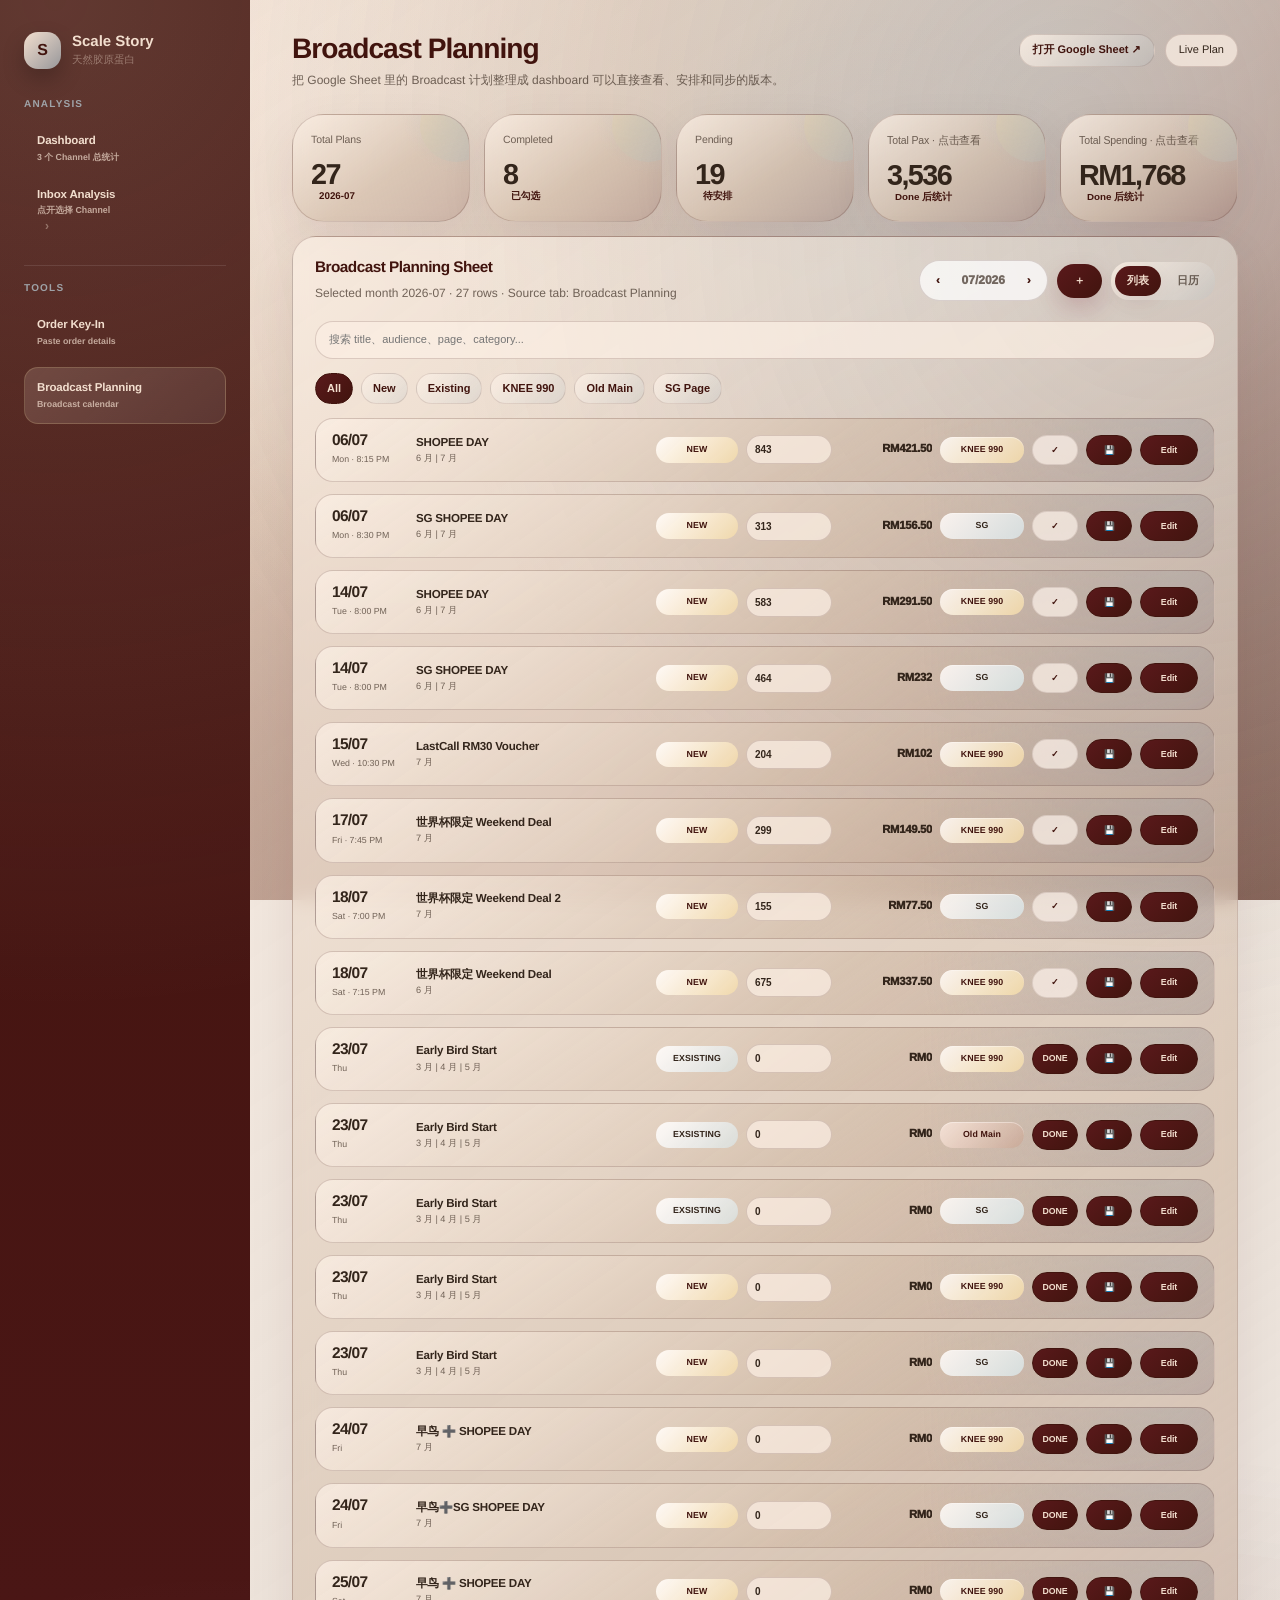
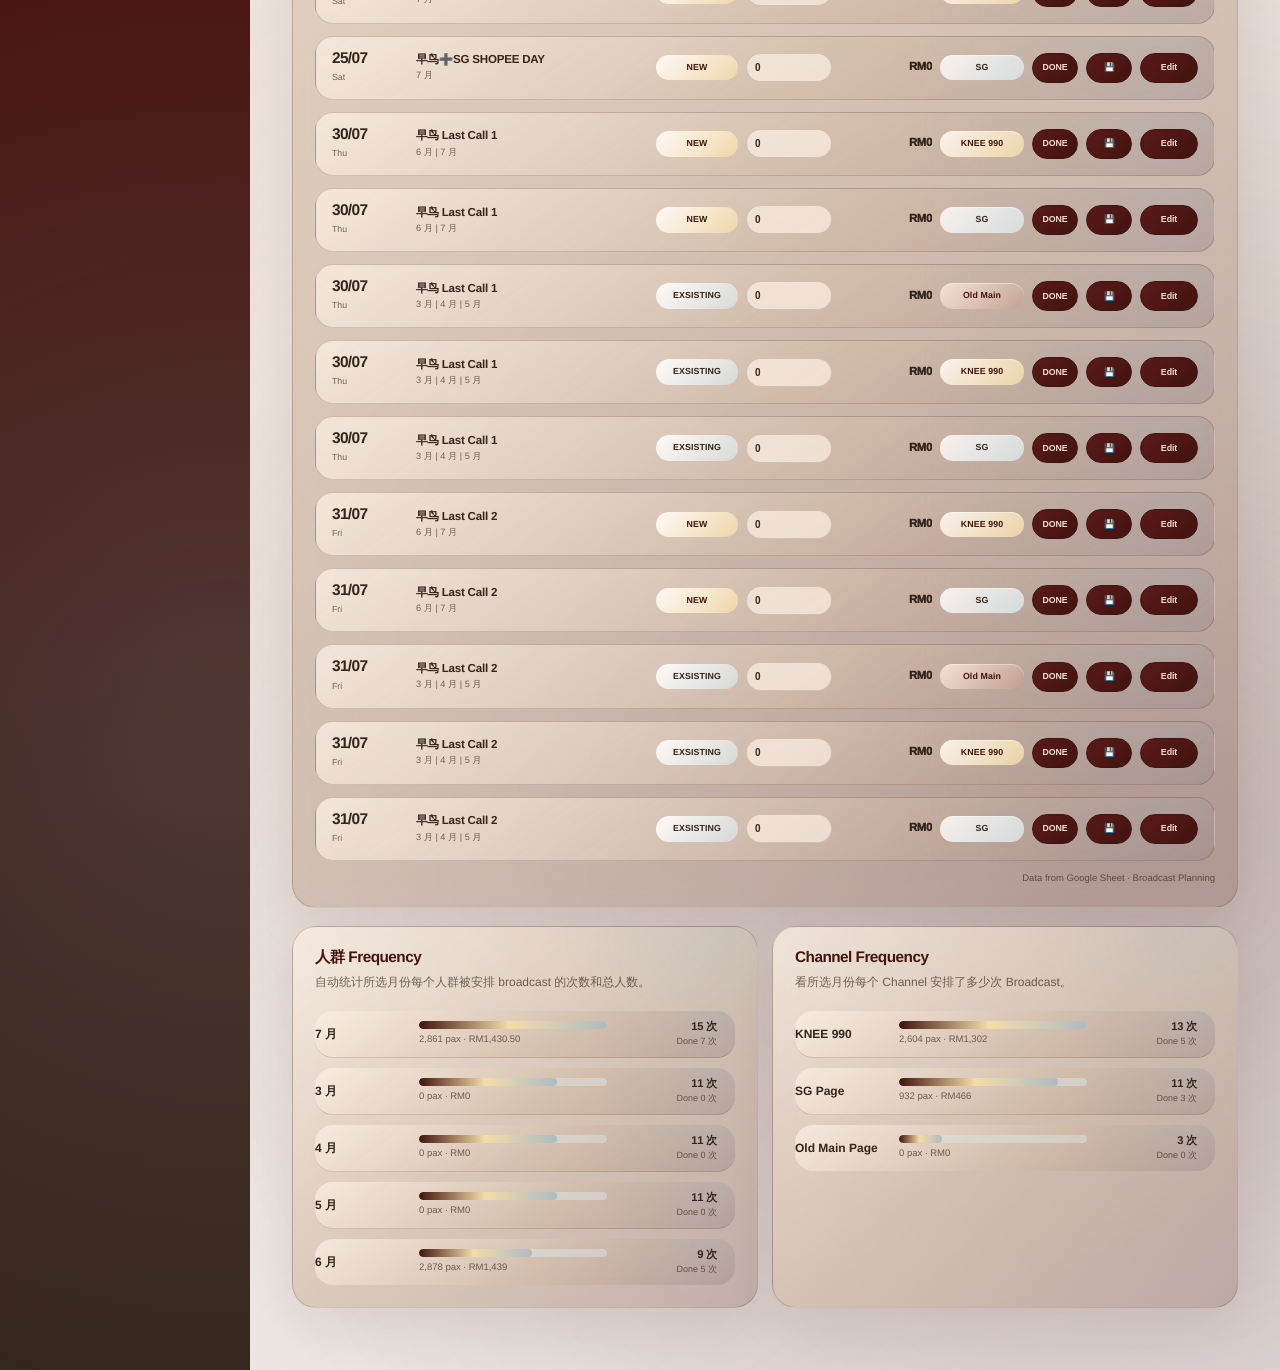
<file: broadcast-planning-preview.html>
<!doctype html>
<html lang="zh-Hans">
<head>
  <meta charset="utf-8" />
  <meta name="viewport" content="width=device-width, initial-scale=1" />
  <title>Scale Story · Broadcast Planning</title>
  <style>
    :root {
      --ink:#2a1419;
      --muted:#8f7379;
      --cream:#fbf4ef;
      --card:rgba(255,250,247,.9);
      --wine:#6f1027;
      --wine-dark:#2a0610;
      --wine-soft:#ead0d6;
      --gold:#c99a45;
      --rose:#b94f62;
      --pink:#f6dbe2;
      --blush:#f5e5e4;
      --line:#ead9d6;
    }
    * { box-sizing:border-box; }
    body {
      margin:0;
      min-width:1080px;
      color:var(--ink);
      font-family:Inter, ui-sans-serif, -apple-system, BlinkMacSystemFont, "Segoe UI", "PingFang SC", sans-serif;
      background:
        radial-gradient(circle at 76% 2%, rgba(111,16,39,.18), transparent 32%),
        radial-gradient(circle at 13% 88%, rgba(201,154,69,.16), transparent 28%),
        linear-gradient(135deg, #fff8f2 0%, #f5e7e2 52%, #f9f1eb 100%);
    }
    .shell { display:grid; grid-template-columns:250px 1fr; min-height:100vh; }
    aside {
      width:250px;
      min-width:250px;
      flex:none;
      padding:32px 24px;
      background:
        radial-gradient(circle at 20% 0%, rgba(201,154,69,.18), transparent 32%),
        linear-gradient(180deg, #350713 0%, #1d050b 100%);
      color:white;
      display:flex;
      flex-direction:column;
    }
    .brand { display:flex; align-items:center; gap:11px; margin-bottom:30px; }
    .logo {
      width:37px; height:37px; border-radius:12px;
      background:linear-gradient(135deg,var(--gold),#f0d39a);
      color:var(--wine-dark); display:grid; place-items:center;
      font-weight:900; box-shadow:0 10px 22px rgba(0,0,0,.22);
    }
    .brand strong { display:block; font-size:15px; }
    .brand span { font-size:11px; opacity:.58; }
    .account-label { margin:0 0 9px; color:rgba(255,255,255,.48); font-size:10px; font-weight:800; letter-spacing:.12em; }
    .account-list, .tool-list { display:grid; gap:6px; }
    .side-button, .tool-list a {
      display:block;
      width:100%;
      border:1px solid transparent;
      background:transparent;
      color:rgba(255,255,255,.72);
      padding:11px 12px;
      border-radius:12px;
      min-height:47px;
      text-align:left;
      text-decoration:none;
      cursor:pointer;
      font:inherit;
      transition:none;
    }
    .side-button:hover, .tool-list a:hover { border-color:transparent; background:transparent; color:rgba(255,255,255,.72); }
    .side-button.active, .tool-list a.active {
      border-color:rgba(255,255,255,.14);
      background:rgba(255,255,255,.12);
      color:rgba(255,255,255,.72);
    }
    .account-list > a.side-button.active { color:rgba(255,255,255,.72); }
    .side-button b, .tool-list a b { display:block; font-size:12px; line-height:1.35; }
    .side-button small, .tool-list a span { display:block; margin-top:4px; font-size:9px; opacity:.62; font-weight:650; }
    .analysis-toggle { display:flex; align-items:center; justify-content:space-between; }
    .analysis-toggle .chevron { opacity:.45; }
    .channel-list { margin:2px 0 4px 10px; padding-left:8px; border-left:1px solid rgba(255,255,255,.12); display:grid; gap:6px; }
    .channel-list[hidden] { display:none !important; }
    .channel-list button { min-height:42px; padding:9px 10px; font-size:11px; }
    .side-sections { margin-top:25px; padding-top:17px; border-top:1px solid rgba(255,255,255,.1); }
    aside .side-button,
    aside .tool-list a,
    aside .channel-list a,
    aside .channel-list button {
      border-color:transparent !important;
      background:transparent !important;
      color:rgba(255,255,255,.72) !important;
      font-size:12px !important;
      transform:none !important;
      box-shadow:none !important;
      transition:none !important;
    }
    aside .account-list > .side-button,
    aside .tool-list > a {
      height:57px !important;
      min-height:57px !important;
    }
    aside .channel-list a,
    aside .channel-list button {
      height:45px !important;
      min-height:45px !important;
      font-size:11px !important;
    }
    aside .side-button:hover,
    aside .tool-list a:hover,
    aside .channel-list a:hover,
    aside .channel-list button:hover {
      border-color:transparent !important;
      background:transparent !important;
      color:rgba(255,255,255,.72) !important;
    }
    aside .side-button.active,
    aside .tool-list a.active,
    aside .channel-list a.active,
    aside .channel-list button.active {
      border-color:transparent !important;
      background:rgba(255,255,255,.12) !important;
      color:rgba(255,255,255,.72) !important;
    }
    main { padding:34px 42px 48px; }
    header { display:flex; align-items:flex-start; justify-content:space-between; margin-bottom:24px; }
    h1 { margin:0 0 7px; font-size:28px; letter-spacing:-.04em; color:var(--wine-dark); }
    .sub { color:var(--muted); font-size:13px; max-width:640px; line-height:1.6; }
    .header-actions { display:flex; gap:10px; align-items:center; }
    .pill, .ghost-button {
      padding:9px 13px;
      border-radius:999px;
      border:1px solid var(--line);
      background:rgba(255,255,255,.72);
      color:var(--ink);
      font-size:12px;
      text-decoration:none;
    }
    .ghost-button { color:var(--wine); font-weight:850; cursor:pointer; }
    .primary-button {
      border:0;
      padding:10px 17px;
      border-radius:999px;
      background:linear-gradient(135deg,var(--wine),#9b2942);
      color:white;
      font:inherit;
      font-size:11px;
      font-weight:900;
      letter-spacing:.03em;
      cursor:pointer;
      box-shadow:0 10px 24px rgba(111,16,39,.2);
    }
    .metrics { display:grid; grid-template-columns:repeat(5,1fr); gap:14px; margin-bottom:14px; }
    .card {
      background:var(--card);
      border:1px solid rgba(255,255,255,.72);
      box-shadow:0 18px 48px rgba(64,9,22,.08);
      border-radius:20px;
      backdrop-filter:blur(10px);
    }
    .metric { padding:19px 20px; position:relative; overflow:hidden; }
    button.metric { width:100%; text-align:left; color:inherit; font:inherit; cursor:pointer; }
    button.metric:hover { transform:translateY(-2px); border-color:#d8a8b2; box-shadow:0 18px 42px rgba(111,16,39,.14); }
    .metric::after {
      content:"";
      position:absolute;
      width:72px; height:72px; border-radius:50%;
      background:var(--tint,#f4dfe3);
      right:-23px; top:-25px; opacity:.58;
    }
    .metric label { display:block; font-size:12px; color:var(--muted); margin-bottom:13px; }
    .metric strong { font-size:30px; letter-spacing:-.05em; }
    .metric small { margin-left:8px; color:var(--wine); font-weight:800; font-size:11px; }
    .panel { padding:22px; }
    .panel-head { display:flex; align-items:flex-start; justify-content:space-between; gap:18px; margin-bottom:19px; }
    .panel h2 { font-size:15px; margin:0 0 6px; }
    .panel-head span { color:var(--muted); font-size:11px; line-height:1.6; }
    .toggle { display:flex; padding:4px; gap:4px; border-radius:16px; background:#f2e8e1; }
    .toggle button {
      border:0;
      border-radius:12px;
      padding:8px 12px;
      background:transparent;
      color:var(--muted);
      font:inherit;
      font-size:12px;
      font-weight:850;
      cursor:pointer;
    }
    .toggle button.active { background:white; color:var(--ink); box-shadow:0 8px 20px rgba(64,9,22,.07); }
    .filter-row { display:flex; flex-wrap:wrap; gap:8px; margin-bottom:14px; }
    .filter-row button {
      border:1px solid var(--line);
      background:rgba(255,255,255,.72);
      color:#6d555a;
      padding:8px 11px;
      border-radius:999px;
      font:inherit;
      font-size:11px;
      font-weight:850;
      cursor:pointer;
    }
    .filter-row button.active { color:var(--wine); background:#ffe9ef; border-color:#efc8d1; }
    .search-box {
      width:100%;
      border:1px solid var(--line);
      background:rgba(255,255,255,.7);
      border-radius:14px;
      padding:11px 13px;
      font:inherit;
      font-size:12px;
      margin-bottom:14px;
      outline:0;
    }
    .plan-list { display:grid; gap:10px; }
    .plan-row {
      display:grid;
      grid-template-columns:92px 1fr 100px 108px 92px 92px 80px 86px 62px;
      gap:14px;
      align-items:center;
      padding:14px 15px;
      border:1px solid var(--line);
      border-radius:18px;
      background:rgba(255,255,255,.63);
    }
    .plan-row:hover { border-color:#d8a8b2; box-shadow:0 12px 30px rgba(111,16,39,.08); }
    .date strong { display:block; font-size:18px; letter-spacing:-.04em; }
    .date span, .meta, .subtle { color:var(--muted); font-size:10px; }
    .title strong { display:block; font-size:13px; margin-bottom:4px; }
    .tag, .page-tag {
      justify-self:center;
      min-width:74px;
      text-align:center;
      padding:8px 12px;
      border-radius:999px;
      background:#f3ece6;
      color:#776761;
      font-size:10px;
      font-weight:900;
      text-transform:uppercase;
    }
    .tag.new { background:#ffe1e9; color:var(--wine); }
    .page-tag { background:#f9dfe7; color:#9a1736; text-transform:none; }
    .amount { text-align:right; font-weight:950; font-size:13px; }
    .pax-input {
      width:92px;
      border:1px solid var(--line);
      border-radius:12px;
      background:rgba(255,255,255,.82);
      padding:8px 10px;
      color:var(--ink);
      font:inherit;
      font-size:11px;
      font-weight:850;
      outline:0;
    }
    .done-toggle {
      justify-self:end;
      border:1px solid var(--line);
      background:rgba(255,255,255,.78);
      color:var(--muted);
      border-radius:999px;
      padding:8px 10px;
      font:inherit;
      font-size:10px;
      font-weight:900;
      cursor:pointer;
      white-space:nowrap;
    }
    .done-toggle.done { background:#fff0d8; color:#7d4c00; border-color:#ead4a8; }
    .copy-toggle {
      justify-self:end;
      border:1px solid #d8a8b2;
      background:rgba(255,255,255,.78);
      color:var(--wine);
      border-radius:999px;
      padding:8px 10px;
      font:inherit;
      font-size:10px;
      font-weight:900;
      cursor:pointer;
      white-space:nowrap;
    }
    .copy-toggle.saved { background:#ffe9ef; }
    .edit-toggle {
      justify-self:end;
      border:1px solid var(--line);
      background:rgba(255,255,255,.78);
      color:var(--muted);
      border-radius:999px;
      padding:8px 10px;
      font:inherit;
      font-size:10px;
      font-weight:900;
      cursor:pointer;
      white-space:nowrap;
    }
    .delete-button {
      border:1px solid #e3b9c1;
      background:#fff4f4;
      color:var(--wine);
      border-radius:999px;
      padding:10px 14px;
      font:inherit;
      font-size:11px;
      font-weight:900;
      cursor:pointer;
    }
    .copy-box {
      width:100%;
      min-height:82px;
      resize:vertical;
      border:1px solid var(--line);
      border-radius:15px;
      background:rgba(255,255,255,.72);
      padding:12px;
      color:var(--ink);
      font:inherit;
      font-size:12px;
      outline:0;
    }
    .copy-box:focus { border-color:#d8a8b2; box-shadow:0 0 0 3px rgba(111,16,39,.08); }
    .calendar { display:none; grid-template-columns:repeat(7,1fr); gap:10px; }
    .calendar.active { display:grid; }
    .calendar-weekday {
      padding:0 4px 4px;
      color:var(--muted);
      font-size:10px;
      font-weight:900;
      text-align:center;
      letter-spacing:.05em;
    }
    .day-card {
      min-height:128px;
      padding:12px;
      border:1px solid var(--line);
      border-radius:18px;
      background:rgba(255,255,255,.56);
    }
    .day-card.muted-day { opacity:.45; }
    .day-card h3 { margin:0 0 12px; font-size:15px; }
    .day-card h3 span { color:var(--muted); font-size:10px; font-weight:700; margin-left:5px; }
    .event {
      margin-top:9px;
      padding:10px;
      border-radius:11px;
      background:#fff4d3;
      border-left:4px solid var(--wine-dark);
      font-size:11px;
      line-height:1.4;
    }
    .event.new { background:#ffe8ef; border-left-color:var(--rose); }
    .event small { display:block; color:#765f65; margin-top:4px; }
    .no-event { color:#b3a2a6; font-size:10px; }
    .empty { color:#9c8a8f; padding:18px; text-align:center; }
    .sheet-note { margin-top:12px; color:var(--muted); font-size:10px; text-align:right; }
    .month-control {
      position:relative;
      display:inline-flex;
      align-items:center;
      gap:8px;
      padding:5px 10px;
      border:1px solid var(--line);
      border-radius:999px;
      background:rgba(255,255,255,.72);
      color:var(--wine);
      font-size:11px;
      font-weight:900;
    }
    .month-control button {
      border:0;
      background:transparent;
      color:var(--wine);
      cursor:pointer;
      font:inherit;
      font-size:17px;
      font-weight:950;
      padding:3px 6px;
    }
    .month-control span {
      min-width:80px;
      color:var(--ink);
      text-align:center;
      font-size:12px;
      font-weight:950;
      cursor:pointer;
      padding:5px 8px;
      border-radius:999px;
    }
    .month-control span:hover { background:#fff0f0; color:var(--wine); }
    .month-popover {
      position:absolute;
      top:calc(100% + 8px);
      right:0;
      z-index:30;
      width:238px;
      border:1px solid var(--line);
      border-radius:22px;
      background:rgba(255,250,248,.98);
      box-shadow:0 20px 45px rgba(62,10,27,.16);
      padding:12px;
    }
    .month-popover[hidden] { display:none; }
    .month-picker-grid { display:grid; grid-template-columns:repeat(4,1fr); gap:10px; }
    .month-choice {
      border:1px solid var(--line);
      background:rgba(255,255,255,.78);
      border-radius:14px;
      padding:12px;
      color:var(--ink);
      font:inherit;
      font-weight:900;
      cursor:pointer;
    }
    .month-choice.active { background:var(--wine); color:white; border-color:var(--wine); }
    .year-row { display:flex; align-items:center; justify-content:space-between; gap:10px; }
    .year-row button {
      border:1px solid var(--line);
      background:rgba(255,255,255,.78);
      color:var(--wine);
      width:36px;
      height:34px;
      border-radius:12px;
      font:inherit;
      font-weight:950;
      cursor:pointer;
    }
    .year-row strong {
      flex:1;
      text-align:center;
      padding:10px;
      border-radius:12px;
      background:#fff5f5;
    }
    .insights { display:grid; grid-template-columns:1fr 1fr; gap:14px; margin-top:18px; margin-bottom:14px; }
    .frequency-list { display:grid; gap:10px; }
    .frequency-row {
      display:grid;
      grid-template-columns:92px 1fr 110px;
      gap:12px;
      align-items:center;
      padding:10px 0;
      border-bottom:1px solid #edf0ec;
    }
    .frequency-row:last-child { border-bottom:0; }
    .frequency-row b { font-size:12px; }
    .frequency-row span { color:var(--muted); font-size:10px; }
    .frequency-numbers { display:grid; gap:2px; justify-items:end; font-size:10px; color:var(--muted); }
    .frequency-numbers b { color:var(--wine); font-size:12px; }
    .mini-track { height:8px; border-radius:999px; background:#edf0ec; overflow:hidden; }
    .mini-bar { height:100%; width:var(--w); border-radius:999px; background:linear-gradient(90deg,var(--wine),var(--rose)); }
    .form-panel { margin-bottom:14px; }
    .form-panel[hidden] { display:none; }
    .form-grid { display:grid; grid-template-columns:repeat(4,1fr); gap:12px; }
    .field { display:grid; gap:6px; }
    .field.wide { grid-column:span 2; }
    .field.full { grid-column:1 / -1; }
    .field label { color:var(--muted); font-size:10px; font-weight:850; letter-spacing:.04em; text-transform:uppercase; }
    .field input, .field select, .field textarea {
      width:100%;
      border:1px solid var(--line);
      border-radius:13px;
      background:rgba(255,255,255,.78);
      padding:11px 12px;
      color:var(--ink);
      font:inherit;
      font-size:12px;
      outline:0;
    }
    .quick-input {
      width:100%;
      min-height:62px;
      resize:vertical;
      border:1px solid var(--line);
      border-radius:15px;
      background:rgba(255,255,255,.78);
      padding:12px;
      color:var(--ink);
      font:inherit;
      font-size:12px;
      outline:0;
    }
    .field input:focus, .field select:focus, .field textarea:focus { border-color:#d8a8b2; box-shadow:0 0 0 3px rgba(111,16,39,.08); }
    .audience-picks { display:flex; flex-wrap:wrap; gap:7px; }
    .audience-picks label {
      display:inline-flex;
      align-items:center;
      gap:6px;
      padding:8px 10px;
      border:1px solid var(--line);
      border-radius:999px;
      background:rgba(255,255,255,.7);
      color:#6d555a;
      font-size:11px;
      font-weight:850;
      cursor:pointer;
    }
    .audience-picks input { width:auto; accent-color:var(--wine); }
    .form-actions { display:flex; justify-content:space-between; align-items:center; gap:12px; margin-top:14px; }
    .done-check {
      display:inline-flex;
      align-items:center;
      gap:8px;
      color:var(--muted);
      font-size:12px;
      font-weight:850;
    }
    .done-check input { width:16px; height:16px; accent-color:var(--wine); }
    .secondary-button {
      border:1px solid #d8a8b2;
      padding:10px 14px;
      border-radius:999px;
      background:rgba(255,255,255,.82);
      color:var(--wine);
      font:inherit;
      font-size:11px;
      font-weight:900;
      cursor:pointer;
    }
    .spend-preview {
      display:inline-flex;
      align-items:center;
      gap:8px;
      padding:9px 13px;
      border-radius:999px;
      background:#fff0f0;
      color:var(--wine);
      font-size:12px;
      font-weight:900;
    }
    .panel-actions { display:flex; align-items:center; gap:9px; }
    dialog { width:min(560px,calc(100vw - 40px)); max-height:min(82vh,720px); padding:0; border:0; border-radius:20px; color:var(--ink); box-shadow:0 28px 80px rgba(64,9,22,.28); overflow:hidden; }
    dialog::backdrop { background:rgba(42,6,16,.42); backdrop-filter:blur(3px); }
    .dialog-head { display:flex; align-items:center; justify-content:space-between; padding:18px 20px; border-bottom:1px solid var(--line); background:#fffafa; }
    .dialog-head h2 { margin:0; font-size:16px; }
    .dialog-head button { border:0; background:#f3e7e9; color:var(--ink); width:30px; height:30px; border-radius:9px; cursor:pointer; }
    .dialog-body { padding:18px 20px 20px; display:grid; gap:12px; }
    .channel-total-row { display:grid; grid-template-columns:1fr auto; gap:12px; padding:12px 0; border-bottom:1px solid #edf0ec; }
    .channel-total-row:last-child { border-bottom:0; }
    .channel-total-row b { font-size:13px; }
    .channel-total-row span { color:var(--muted); font-size:11px; }
    .detail-grid { display:grid; grid-template-columns:repeat(2,minmax(0,1fr)); gap:10px; }
    .detail-item { padding:12px; border-radius:16px; border:1px solid var(--line); background:rgba(255,250,247,.56); }
    .detail-item label { display:block; margin-bottom:5px; color:var(--muted); font-size:10px; font-weight:900; letter-spacing:.08em; text-transform:uppercase; }
    .detail-item strong { display:block; color:var(--ink); font-size:14px; line-height:1.25; word-break:break-word; }
    .detail-copy { padding:13px; border-radius:16px; border:1px solid var(--line); background:rgba(245,220,168,.22); color:var(--muted); font-size:12px; line-height:1.55; white-space:pre-wrap; max-height:150px; overflow:auto; }
    .detail-actions { display:flex; flex-wrap:wrap; justify-content:flex-end; gap:10px; padding-top:4px; }
    .event { cursor:pointer; border:0; text-align:left; width:100%; font:inherit; color:inherit; }
    .event:focus-visible { outline:2px solid var(--wine); outline-offset:3px; }
    .reminder-item { padding:12px; border-radius:14px; background:#fff4f4; border:1px solid #efd1d6; }
    .reminder-item b { display:block; margin-bottom:4px; }
    /* Sidebar lock: keep the left navigation visually identical on every page. */
    .shell { grid-template-columns:250px minmax(0,1fr) !important; }
    aside {
      width:250px !important;
      min-width:250px !important;
      max-width:250px !important;
      padding:32px 24px !important;
      background:
        radial-gradient(circle at 20% 0%, rgba(201,154,69,.18), transparent 32%),
        linear-gradient(180deg, #350713 0%, #1d050b 100%) !important;
      color:white !important;
      overflow:hidden !important;
    }
    aside, aside * { transition:none !important; animation:none !important; transform:none !important; box-sizing:border-box !important; }
    aside .brand { height:37px !important; margin:0 0 30px !important; gap:11px !important; }
    aside .brand strong { font-size:15px !important; line-height:1.25 !important; color:white !important; }
    aside .brand span { font-size:11px !important; line-height:1.25 !important; color:rgba(255,255,255,.58) !important; }
    aside .account-label,
    aside .side-title { height:12px !important; line-height:12px !important; margin:0 0 9px !important; color:rgba(255,255,255,.48) !important; font-size:10px !important; font-weight:850 !important; letter-spacing:.12em !important; }
    aside .account-list,
    aside .tool-list,
    aside .nav-list { display:grid !important; gap:6px !important; margin:0 !important; }
    aside .side-sections { margin-top:25px !important; padding-top:17px !important; border-top:1px solid rgba(255,255,255,.1) !important; }
    aside .side-button,
    aside .account-list > a,
    aside .account-list > button,
    aside .tool-list > a,
    aside .tool-list > button,
    aside .nav-list > a,
    aside .nav-list > button {
      display:flex !important;
      flex-direction:column !important;
      justify-content:center !important;
      align-items:flex-start !important;
      width:100% !important;
      height:57px !important;
      min-height:57px !important;
      max-height:57px !important;
      margin:0 !important;
      padding:0 12px !important;
      border:1px solid transparent !important;
      border-radius:14px !important;
      background:transparent !important;
      box-shadow:none !important;
      outline:none !important;
      color:rgba(255,255,255,.72) !important;
      text-align:left !important;
      text-decoration:none !important;
      font:inherit !important;
      font-size:12px !important;
      font-weight:850 !important;
      line-height:1.35 !important;
    }
    aside .analysis-toggle,
    aside .account-toggle { flex-direction:row !important; align-items:center !important; justify-content:space-between !important; }
    aside .analysis-toggle > span:first-child,
    aside .account-toggle > span:first-child { display:flex !important; flex-direction:column !important; justify-content:center !important; }
    aside .channel-list {
      display:grid !important;
      gap:6px !important;
      margin:2px 0 4px 10px !important;
      padding-left:8px !important;
      border-left:1px solid rgba(255,255,255,.12) !important;
    }
    aside .channel-list[hidden] { display:none !important; }
    aside .channel-list a,
    aside .channel-list button {
      display:flex !important;
      flex-direction:column !important;
      justify-content:center !important;
      align-items:flex-start !important;
      width:100% !important;
      height:45px !important;
      min-height:45px !important;
      max-height:45px !important;
      margin:0 !important;
      padding:0 10px !important;
      border:1px solid transparent !important;
      border-radius:12px !important;
      background:transparent !important;
      color:rgba(255,255,255,.72) !important;
      text-align:left !important;
      text-decoration:none !important;
      font:inherit !important;
      font-size:11px !important;
      font-weight:850 !important;
      line-height:1.35 !important;
      box-shadow:none !important;
      outline:none !important;
    }
    aside b { color:inherit !important; }
    aside b { display:block !important; margin:0 !important; font-size:12px !important; line-height:1.35 !important; font-weight:900 !important; }
    aside small,
    aside .tool-list a span,
    aside .nav-list small,
    aside .account-list small,
    aside .channel-list small { display:block !important; margin:4px 0 0 !important; color:rgba(255,255,255,.55) !important; font-size:9px !important; line-height:1.25 !important; font-weight:650 !important; opacity:1 !important; }
    aside a:hover,
    aside button:hover,
    aside a:focus,
    aside button:focus { background:transparent !important; border-color:transparent !important; color:rgba(255,255,255,.72) !important; box-shadow:none !important; outline:none !important; }
    aside a.active,
    aside button.active { background:rgba(255,255,255,.12) !important; border-color:transparent !important; color:rgba(255,255,255,.72) !important; box-shadow:none !important; }
    aside a[href$="index.html"].active b,
    aside a[href$="index.html"].active small { color:#f0d39a !important; }
    /* Broadcast layout repair: keep every row inside the Raw Oak panel. */
    main { overflow-x:hidden !important; }
    header { margin-top:0 !important; }
    .metrics {
      grid-template-columns:repeat(5, minmax(0, 1fr)) !important;
      gap:16px !important;
    }
    .metric {
      min-width:0 !important;
      padding:20px 20px !important;
    }
    .metric label,
    .metric small {
      overflow-wrap:anywhere !important;
    }
    .panel {
      max-width:100% !important;
      overflow:hidden !important;
      border-radius:24px !important;
    }
    .panel-head {
      align-items:center !important;
      gap:12px !important;
      flex-wrap:wrap !important;
    }
    .panel-actions {
      margin-left:auto !important;
      flex-wrap:wrap !important;
      justify-content:flex-end !important;
    }
    .plan-list {
      width:100% !important;
      overflow:hidden !important;
      gap:12px !important;
    }
    .plan-row {
      width:100% !important;
      max-width:100% !important;
      min-width:0 !important;
      overflow:hidden !important;
      grid-template-columns:76px minmax(150px, 1fr) 82px 86px 92px 84px 46px 46px 58px !important;
      gap:8px !important;
      padding:14px 16px !important;
      border-radius:20px !important;
    }
    .plan-row > * { min-width:0 !important; }
    .title strong,
    .title .meta {
      overflow:hidden !important;
      text-overflow:ellipsis !important;
    }
    .tag,
    .page-tag {
      min-width:0 !important;
      width:100% !important;
      padding:8px 8px !important;
      overflow:hidden !important;
      text-overflow:ellipsis !important;
      white-space:nowrap !important;
    }
    .pax-input {
      width:100% !important;
      min-width:0 !important;
    }
    .amount {
      text-align:right !important;
      white-space:nowrap !important;
      overflow:hidden !important;
      text-overflow:ellipsis !important;
    }
    .done-toggle,
    .copy-toggle,
    .edit-toggle {
      justify-self:stretch !important;
      width:100% !important;
      min-width:0 !important;
      padding:8px 6px !important;
      text-align:center !important;
    }
    
  </style>
  <link rel="stylesheet" href="theme-luxe.css" />
</head>
<body>
  <div class="shell">
    <aside>
      <div class="brand">
        <div class="logo">S</div>
        <div><strong>Scale Story</strong><span>天然胶原蛋白</span></div>
      </div>

      <div class="account-label">ANALYSIS</div>
      <div class="account-list">
        <a class="side-button" href="http://127.0.0.1:4173/index.html"><b>Dashboard</b><small>3 个 Channel 总统计</small></a>
        <button class="side-button analysis-toggle" id="analysisToggle" type="button" aria-expanded="false" aria-controls="analysisChannels">
          <span><b>Inbox Analysis</b><small>点开选择 Channel</small></span>
          <span class="chevron">›</span>
        </button>
        <div class="channel-list" id="analysisChannels" hidden>
          <a class="side-button" href="http://127.0.0.1:4173/index.html?account=fb108701968299986"><b>Scalestory</b><small>天然胶原蛋白</small></a>
          <a class="side-button" href="http://127.0.0.1:4173/index.html?account=fb1177107122151553"><b>鳞记</b><small>Main Front</small></a>
          <a class="side-button" href="http://127.0.0.1:4173/index.html?account=fb701760706347255"><b>鳞记 SG</b><small>SG 715 MC</small></a>
        </div>
      </div>

      <div class="side-sections">
        <div class="account-label">TOOLS</div>
        <div class="tool-list">
          <a href="http://127.0.0.1:4173/order-sheet-preview.html"><b>Order Key-In</b><span>Paste order details</span></a>
          <a class="active" href="http://127.0.0.1:4173/broadcast-planning-preview.html"><b>Broadcast Planning</b><span>Broadcast calendar</span></a>
        </div>
      </div>
    </aside>

    <main>
      <header>
        <div>
          <h1>Broadcast Planning</h1>
          <div class="sub">把 Google Sheet 里的 Broadcast 计划整理成 dashboard 可以直接查看、安排和同步的版本。</div>
        </div>
        <div class="header-actions">
          <a class="ghost-button" target="_blank" rel="noreferrer" href="https://docs.google.com/spreadsheets/d/1kyNfmPbTQ39Bg5Nn2Eqtz5r-x7cdYmcM7dd6XZT8bwU/edit?gid=1673664470#gid=1673664470">打开 Google Sheet ↗</a>
          <span class="pill">Live Plan</span>
        </div>
      </header>

      <section class="metrics">
        <div class="card metric" style="--tint:#f3dfe4"><label>Total Plans</label><strong id="totalPlans">0</strong><small>JULY</small></div>
        <div class="card metric" style="--tint:#f4dfb4"><label>Completed</label><strong id="donePlans">0</strong><small>已勾选</small></div>
        <div class="card metric" style="--tint:#f3dfe4"><label>Pending</label><strong id="pendingPlans">0</strong><small>待安排</small></div>
        <button class="card metric" id="totalPaxCard" type="button" style="--tint:#f1e0d1"><label>Total Pax · 点击查看</label><strong id="totalPax">0</strong><small>Done 后统计</small></button>
        <button class="card metric" id="totalSpendCard" type="button" style="--tint:#f3dfe4"><label>Total Spending · 点击查看</label><strong id="totalSpend">RM0</strong><small>Done 后统计</small></button>
      </section>

      <section class="card panel form-panel" id="addPlanPanel" hidden>
        <div class="panel-head">
          <div>
            <h2>新增 Broadcast Plan</h2>
            <span>先安排日期、时间、主题、人群、category 和 channel；PAX 等当天走完后再回到列表补填。</span>
          </div>
          <button class="secondary-button" id="closeAddPlan" type="button">收起</button>
        </div>
        <form id="planForm">
          <div class="form-grid">
            <div class="field full">
              <label>Quick Paste</label>
              <textarea class="quick-input" id="quickPaste" placeholder="例：25/7 8pm | 早鸟 Last Call | NEW | 7月 | KNEE 990"></textarea>
            </div>
            <div class="field full" style="display:flex; justify-content:flex-end;">
              <button class="secondary-button" id="smartFill" type="button">Smart Fill</button>
            </div>
            <div class="field">
              <label>Date</label>
              <div class="date-field-control" data-date-picker="planDate">
                <input id="planDate" type="text" placeholder="dd/mm/yyyy" required autocomplete="off" readonly />
                <div class="date-popover" id="planDatePopover" hidden>
                  <div class="year-row">
                    <button id="planDatePrevYear" type="button">‹</button>
                    <strong id="planDatePickerYear">2026</strong>
                    <button id="planDateNextYear" type="button">›</button>
                  </div>
                  <div class="month-picker-grid" id="planDateMonthChoices"></div>
                  <div class="day-picker-grid" id="planDateDayChoices"></div>
                </div>
              </div>
            </div>
            <div class="field">
              <label>Time</label>
              <input id="planTime" type="text" placeholder="8:00 PM" />
            </div>
            <div class="field wide">
              <label>Title</label>
              <input id="planTitle" placeholder="例如：早鸟 Last Call" required />
            </div>
            <div class="field">
              <label>Category</label>
              <select id="planCategory">
                <option>NEW</option>
                <option>EXSISTING</option>
              </select>
            </div>
            <div class="field">
              <label>Channel</label>
              <select id="planPage">
                <option>KNEE 990</option>
                <option>Old Main Page</option>
                <option>SG Page</option>
              </select>
            </div>
            <div class="field full">
              <label>Target Audience</label>
              <div class="audience-picks" id="audiencePicks">
                <label><input type="checkbox" value="1 月" /> 1 月</label>
                <label><input type="checkbox" value="2 月" /> 2 月</label>
                <label><input type="checkbox" value="3 月" /> 3 月</label>
                <label><input type="checkbox" value="4 月" /> 4 月</label>
                <label><input type="checkbox" value="5 月" /> 5 月</label>
                <label><input type="checkbox" value="6 月" /> 6 月</label>
                <label><input type="checkbox" value="7 月" /> 7 月</label>
              </div>
            </div>
          </div>
          <div class="form-actions">
            <span class="subtle">PAX 和 Spending 之后在 Broadcast Planning Sheet 的那一行补填。</span>
            <button class="primary-button" type="submit">+ Add Plan</button>
          </div>
        </form>
      </section>

      <section class="card panel">
        <div class="panel-head">
          <div>
            <h2>Broadcast Planning Sheet</h2>
            <span id="sheetMeta">Synced 1 planning tab · Source tab: JULY Broadcast Planning</span>
          </div>
          <div class="panel-actions">
            <div class="month-control" aria-label="月份选择">
              <button id="prevMonth" type="button">‹</button>
              <span id="monthLabel" role="button" tabindex="0">2026-07</span>
              <button id="nextMonth" type="button">›</button>
              <div class="month-popover" id="monthPopover" hidden>
                <div class="year-row">
                  <button id="pickerPrevYear" type="button">‹</button>
                  <strong id="pickerYear">2026</strong>
                  <button id="pickerNextYear" type="button">›</button>
                </div>
                <div class="month-picker-grid" id="monthChoices"></div>
              </div>
            </div>
            <button class="primary-button" id="newPlan" type="button">＋</button>
            <div class="toggle">
              <button id="listView" class="active">列表</button>
              <button id="calendarView">日历</button>
            </div>
          </div>
        </div>

        <input class="search-box" id="search" placeholder="搜索 title、audience、page、category..." />

        <div class="filter-row">
          <button class="active" data-filter="all">All</button>
          <button data-filter="NEW">New</button>
          <button data-filter="EXSISTING">Existing</button>
          <button data-filter="KNEE 990">KNEE 990</button>
          <button data-filter="Old Main Page">Old Main</button>
          <button data-filter="SG Page">SG Page</button>
        </div>

        <div class="plan-list" id="planList"></div>
        <div class="calendar" id="calendar"></div>
        <div class="sheet-note" id="sourceNote"></div>
      </section>

      <section class="insights">
        <div class="card panel">
          <div class="panel-head">
            <div>
              <h2>人群 Frequency</h2>
              <span>自动统计所选月份每个人群被安排 broadcast 的次数和总人数。</span>
            </div>
          </div>
          <div class="frequency-list" id="audienceFrequency"></div>
        </div>
        <div class="card panel">
          <div class="panel-head">
            <div>
              <h2>Channel Frequency</h2>
              <span>看所选月份每个 Channel 安排了多少次 Broadcast。</span>
            </div>
          </div>
          <div class="frequency-list" id="pageFrequency"></div>
        </div>
      </section>
    </main>
  </div>

  <dialog id="paxDialog">
    <div class="dialog-head">
      <h2>Done Broadcast · Channel Pax</h2>
      <button type="button" data-close-dialog="paxDialog">×</button>
    </div>
    <div class="dialog-body" id="paxDialogBody"></div>
  </dialog>

  <dialog id="spendDialog">
    <div class="dialog-head">
      <h2>Done Broadcast · Channel Spending</h2>
      <button type="button" data-close-dialog="spendDialog">×</button>
    </div>
    <div class="dialog-body" id="spendDialogBody"></div>
  </dialog>

  <dialog id="reminderDialog">
    <div class="dialog-head">
      <h2>今天有 Broadcast 要安排</h2>
      <button type="button" data-close-dialog="reminderDialog">×</button>
    </div>
    <div class="dialog-body">
      <div id="reminderList"></div>
      <button class="primary-button" type="button" data-close-dialog="reminderDialog">我知道了</button>
    </div>
  </dialog>

  <dialog id="copyDialog">
    <div class="dialog-head">
      <h2>Broadcast 文案</h2>
      <button type="button" data-close-dialog="copyDialog">×</button>
    </div>
    <div class="dialog-body">
      <textarea class="copy-box" id="copyText" placeholder="把这个 broadcast 的文案存这里..."></textarea>
      <button class="primary-button" id="saveCopy" type="button">保存文案</button>
    </div>
  </dialog>

  <dialog id="broadcastDetailDialog">
    <div class="dialog-head">
      <h2 id="broadcastDetailTitle">Broadcast Details</h2>
      <button type="button" data-close-dialog="broadcastDetailDialog">×</button>
    </div>
    <div class="dialog-body" id="broadcastDetailBody"></div>
  </dialog>

  <dialog id="editDialog">
    <div class="dialog-head">
      <h2>Edit Broadcast Plan</h2>
      <button type="button" data-close-dialog="editDialog">×</button>
    </div>
    <div class="dialog-body">
      <div class="form-grid">
        <div class="field">
          <label>Date</label>
          <div class="date-field-control" data-date-picker="editDate">
            <input id="editDate" type="text" placeholder="dd/mm/yyyy" autocomplete="off" readonly />
            <div class="date-popover" id="editDatePopover" hidden>
              <div class="year-row">
                <button id="editDatePrevYear" type="button">‹</button>
                <strong id="editDatePickerYear">2026</strong>
                <button id="editDateNextYear" type="button">›</button>
              </div>
              <div class="month-picker-grid" id="editDateMonthChoices"></div>
              <div class="day-picker-grid" id="editDateDayChoices"></div>
            </div>
          </div>
        </div>
        <div class="field">
          <label>Time</label>
          <input id="editTime" type="text" placeholder="8:00 PM" />
        </div>
        <div class="field wide">
          <label>Title</label>
          <input id="editTitle" type="text" />
        </div>
        <div class="field">
          <label>Category</label>
          <select id="editCategory">
            <option>NEW</option>
            <option>EXSISTING</option>
          </select>
        </div>
        <div class="field">
          <label>Channel</label>
          <select id="editPage">
            <option>KNEE 990</option>
            <option>Old Main Page</option>
            <option>SG Page</option>
          </select>
        </div>
        <div class="field full">
          <label>Target Audience</label>
          <div class="audience-picks" id="editAudiencePicks">
            <label><input type="checkbox" value="1 月" /> 1 月</label>
            <label><input type="checkbox" value="2 月" /> 2 月</label>
            <label><input type="checkbox" value="3 月" /> 3 月</label>
            <label><input type="checkbox" value="4 月" /> 4 月</label>
            <label><input type="checkbox" value="5 月" /> 5 月</label>
            <label><input type="checkbox" value="6 月" /> 6 月</label>
            <label><input type="checkbox" value="7 月" /> 7 月</label>
          </div>
        </div>
      </div>
      <div class="form-actions">
        <button class="delete-button" id="deletePlan" type="button">删除</button>
        <button class="primary-button" id="saveEdit" type="button">保存修改</button>
      </div>
    </div>
  </dialog>

  <script>
    const sheetRows = [
      {done:true,date:"2026-07-06",time:"8:15 PM",title:"SHOPEE DAY",category:"NEW",audience:"6 月 | 7 月",pax:843,page:"KNEE 990",spend:421.5},
      {done:true,date:"2026-07-06",time:"8:30 PM",title:"SG SHOPEE DAY",category:"NEW",audience:"6 月 | 7 月",pax:313,page:"SG Page",spend:156.5},
      {done:true,date:"2026-07-14",time:"8:00 PM",title:"SHOPEE DAY",category:"NEW",audience:"6 月 | 7 月",pax:583,page:"KNEE 990",spend:291.5},
      {done:true,date:"2026-07-14",time:"8:00 PM",title:"SG SHOPEE DAY",category:"NEW",audience:"6 月 | 7 月",pax:464,page:"SG Page",spend:232},
      {done:true,date:"2026-07-15",time:"10:30 PM",title:"LastCall RM30 Voucher",category:"NEW",audience:"7 月",pax:204,page:"KNEE 990",spend:102},
      {done:true,date:"2026-07-17",time:"7:45 PM",title:"世界杯限定 Weekend Deal",category:"NEW",audience:"7 月",pax:299,page:"KNEE 990",spend:149.5},
      {done:true,date:"2026-07-18",time:"7:00 PM",title:"世界杯限定 Weekend Deal 2",category:"NEW",audience:"7 月",pax:155,page:"SG Page",spend:77.5},
      {done:true,date:"2026-07-18",time:"7:15 PM",title:"世界杯限定 Weekend Deal",category:"NEW",audience:"6 月",pax:675,page:"KNEE 990",spend:337.5},
      {done:false,date:"2026-07-23",time:"",title:"Early Bird Start",category:"EXSISTING",audience:"3 月 | 4 月 | 5 月",pax:0,page:"KNEE 990",spend:0},
      {done:false,date:"2026-07-23",time:"",title:"Early Bird Start",category:"EXSISTING",audience:"3 月 | 4 月 | 5 月",pax:0,page:"Old Main Page",spend:0},
      {done:false,date:"2026-07-23",time:"",title:"Early Bird Start",category:"EXSISTING",audience:"3 月 | 4 月 | 5 月",pax:0,page:"SG Page",spend:0},
      {done:false,date:"2026-07-23",time:"",title:"Early Bird Start",category:"NEW",audience:"3 月 | 4 月 | 5 月",pax:0,page:"KNEE 990",spend:0},
      {done:false,date:"2026-07-23",time:"",title:"Early Bird Start",category:"NEW",audience:"3 月 | 4 月 | 5 月",pax:0,page:"SG Page",spend:0},
      {done:null,date:"2026-07-24",time:"",title:"早鸟 ➕ SHOPEE DAY",category:"NEW",audience:"7 月",pax:0,page:"KNEE 990",spend:0},
      {done:null,date:"2026-07-24",time:"",title:"早鸟➕SG SHOPEE DAY",category:"NEW",audience:"7 月",pax:0,page:"SG Page",spend:0},
      {done:null,date:"2026-07-25",time:"",title:"早鸟 ➕ SHOPEE DAY",category:"NEW",audience:"7 月",pax:0,page:"KNEE 990",spend:0},
      {done:null,date:"2026-07-25",time:"",title:"早鸟➕SG SHOPEE DAY",category:"NEW",audience:"7 月",pax:0,page:"SG Page",spend:0},
      {done:false,date:"2026-07-30",time:"",title:"早鸟 Last Call 1",category:"NEW",audience:"6 月 | 7 月",pax:0,page:"KNEE 990",spend:0},
      {done:false,date:"2026-07-30",time:"",title:"早鸟 Last Call 1",category:"NEW",audience:"6 月 | 7 月",pax:0,page:"SG Page",spend:0},
      {done:false,date:"2026-07-30",time:"",title:"早鸟 Last Call 1",category:"EXSISTING",audience:"3 月 | 4 月 | 5 月",pax:0,page:"Old Main Page",spend:0},
      {done:false,date:"2026-07-30",time:"",title:"早鸟 Last Call 1",category:"EXSISTING",audience:"3 月 | 4 月 | 5 月",pax:0,page:"KNEE 990",spend:0},
      {done:false,date:"2026-07-30",time:"",title:"早鸟 Last Call 1",category:"EXSISTING",audience:"3 月 | 4 月 | 5 月",pax:0,page:"SG Page",spend:0},
      {done:false,date:"2026-07-31",time:"",title:"早鸟 Last Call 2",category:"NEW",audience:"6 月 | 7 月",pax:0,page:"KNEE 990",spend:0},
      {done:false,date:"2026-07-31",time:"",title:"早鸟 Last Call 2",category:"NEW",audience:"6 月 | 7 月",pax:0,page:"SG Page",spend:0},
      {done:false,date:"2026-07-31",time:"",title:"早鸟 Last Call 2",category:"EXSISTING",audience:"3 月 | 4 月 | 5 月",pax:0,page:"Old Main Page",spend:0},
      {done:false,date:"2026-07-31",time:"",title:"早鸟 Last Call 2",category:"EXSISTING",audience:"3 月 | 4 月 | 5 月",pax:0,page:"KNEE 990",spend:0},
      {done:false,date:"2026-07-31",time:"",title:"早鸟 Last Call 2",category:"EXSISTING",audience:"3 月 | 4 月 | 5 月",pax:0,page:"SG Page",spend:0}
    ];
    const STORAGE_KEY = "broadcastPlanningPreviewRows:v2";
    const EDITS_KEY = "broadcastPlanningPreviewEdits:v1";
    const DELETED_KEY = "broadcastPlanningPreviewDeleted:v1";
    const REMINDER_KEY = "broadcastPlanningReminderSeen:v1";
    const BASE_SHEET_ROW_COUNT = sheetRows.length;
    sheetRows.forEach((row, index) => {
      row.sheetRow = row.sheetRow || index + 2;
      row.preview = false;
    });
    try {
      const savedRows = JSON.parse(localStorage.getItem(STORAGE_KEY) || "[]");
      if (Array.isArray(savedRows)) sheetRows.push(...savedRows);
    } catch (error) {}
    function rowKey(row) {
      return [row.date, row.time, row.title, row.category, row.page, row.audience].join("||");
    }
    sheetRows.forEach(row => {
      row._key = row._key || rowKey(row);
    });
    try {
      const deletedRows = new Set(JSON.parse(localStorage.getItem(DELETED_KEY) || "[]"));
      for (let index = sheetRows.length - 1; index >= 0; index -= 1) {
        const row = sheetRows[index];
        if (!row.preview && deletedRows.has(row._key || rowKey(row))) sheetRows.splice(index, 1);
      }
    } catch (error) {}
    try {
      const savedEdits = JSON.parse(localStorage.getItem(EDITS_KEY) || "{}");
      sheetRows.forEach(row => {
        const edit = savedEdits[row._key || rowKey(row)];
        if (!edit) return;
        if (Object.prototype.hasOwnProperty.call(edit, "done")) row.done = edit.done;
        if (Object.prototype.hasOwnProperty.call(edit, "copy")) row.copy = edit.copy;
        if (Object.prototype.hasOwnProperty.call(edit, "date")) row.date = edit.date;
        if (Object.prototype.hasOwnProperty.call(edit, "time")) row.time = edit.time;
        if (Object.prototype.hasOwnProperty.call(edit, "title")) row.title = edit.title;
        if (Object.prototype.hasOwnProperty.call(edit, "category")) row.category = edit.category;
        if (Object.prototype.hasOwnProperty.call(edit, "page")) row.page = edit.page;
        if (Object.prototype.hasOwnProperty.call(edit, "audience")) row.audience = edit.audience;
        if (Object.prototype.hasOwnProperty.call(edit, "sheetRow")) row.sheetRow = Number(edit.sheetRow || 0);
        if (Object.prototype.hasOwnProperty.call(edit, "pax")) {
          row.pax = Number(edit.pax || 0);
          row.spend = row.pax * 0.5;
        }
      });
    } catch (error) {}

    let filter = "all";
    let mode = "list";
    let selectedMonth = "2026-07";
    const fmt = new Intl.DateTimeFormat("en-GB", { day:"numeric", month:"numeric" });
    const weekday = new Intl.DateTimeFormat("en", { weekday:"short" });

    function money(value) {
      return `RM${Number(value || 0).toLocaleString("en-MY", { minimumFractionDigits:value % 1 ? 2 : 0, maximumFractionDigits:2 })}`;
    }
    function escapeHtml(value) {
      return String(value ?? "")
        .replace(/&/g, "&amp;")
        .replace(/</g, "&lt;")
        .replace(/>/g, "&gt;")
        .replace(/"/g, "&quot;")
        .replace(/'/g, "&#39;");
    }
    function normalizeAudienceName(value) {
      return String(value || "").trim().replace(/^(\d{1,2})\s*月$/, "$1 月");
    }
    function splitAudience(value) {
      return String(value || "")
        .split("|")
        .map(item => normalizeAudienceName(item))
        .filter(Boolean);
    }
    function monthLabel(date) {
      const d = new Date(date + "T00:00:00");
      return `${d.getFullYear()}-${String(d.getMonth() + 1).padStart(2, "0")}`;
    }
    function formatMonthText(value) {
      const [year, month] = String(value || selectedMonth).split("-");
      return `${month}/${year}`;
    }
    function shiftMonth(offset) {
      const [year, month] = selectedMonth.split("-").map(Number);
      const d = new Date(year, month - 1 + offset, 1);
      selectedMonth = `${d.getFullYear()}-${String(d.getMonth() + 1).padStart(2, "0")}`;
      document.getElementById("monthLabel").textContent = formatMonthText(selectedMonth);
      document.getElementById("planDate").value = `01/${String(d.getMonth() + 1).padStart(2, "0")}/${d.getFullYear()}`;
      render();
    }
    let pickerYear = Number(selectedMonth.slice(0, 4));
    function renderMonthPicker() {
      document.getElementById("pickerYear").textContent = pickerYear;
      const months = ["Jan","Feb","Mar","Apr","May","Jun","Jul","Aug","Sep","Oct","Nov","Dec"];
      const monthChoicesEl = document.getElementById("monthChoices");
      monthChoicesEl.innerHTML = months.map((name, index) => {
        const value = `${pickerYear}-${String(index + 1).padStart(2, "0")}`;
        return `<button class="month-choice ${value === selectedMonth ? "active" : ""}" data-month="${value}" type="button">${name}</button>`;
      }).join("");
      monthChoicesEl.querySelectorAll(".month-choice").forEach(button => {
        button.onclick = event => {
          event.preventDefault();
          event.stopPropagation();
          chooseMonth(button.dataset.month);
        };
      });
    }
    function chooseMonth(value) {
      selectedMonth = value;
      document.getElementById("monthLabel").textContent = formatMonthText(selectedMonth);
      document.getElementById("planDate").value = `01/${selectedMonth.slice(5, 7)}/${selectedMonth.slice(0, 4)}`;
      document.getElementById("monthPopover").hidden = true;
      render();
    }
    function normalizePlanDate(value) {
      const raw = String(value || "").trim();
      const iso = raw.match(/^(\d{4})-(\d{2})-(\d{2})$/);
      if (iso) return raw;
      const slash = raw.match(/^(\d{1,2})[\/-](\d{1,2})(?:[\/-](\d{2,4}))?$/);
      if (slash) {
        const year = slash[3] ? (slash[3].length === 2 ? `20${slash[3]}` : slash[3]) : selectedMonth.slice(0, 4);
        return `${year}-${slash[2].padStart(2, "0")}-${slash[1].padStart(2, "0")}`;
      }
      return "";
    }
    function monthlyRows() {
      return sheetRows
        .map((row, index) => ({...row, index}))
        .filter(row => monthLabel(row.date) === selectedMonth);
    }
    function doneMonthlyRows() {
      return monthlyRows().filter(row => row.done === true);
    }
    function filteredRows() {
      const q = document.getElementById("search").value.trim().toLowerCase();
      return monthlyRows().filter(row => {
        const inFilter = filter === "all" || row.category === filter || row.page === filter;
        const text = `${row.title} ${row.audience} ${row.page} ${row.category} ${row.time}`.toLowerCase();
        return inFilter && (!q || text.includes(q));
      });
    }
    function updateMetrics() {
      const rows = monthlyRows();
      const doneRows = rows.filter(r => r.done === true);
      document.getElementById("totalPlans").textContent = rows.length;
      document.getElementById("donePlans").textContent = doneRows.length;
      document.getElementById("pendingPlans").textContent = rows.filter(r => r.done !== true).length;
      document.getElementById("totalPax").textContent = doneRows.reduce((sum, r) => sum + Number(r.pax || 0), 0).toLocaleString();
      document.getElementById("totalSpend").textContent = money(doneRows.reduce((sum, r) => sum + Number(r.spend || 0), 0));
      document.querySelectorAll(".metric small").forEach(small => {
        if (small.textContent === "JULY" || /^\d{4}-\d{2}$/.test(small.textContent)) small.textContent = selectedMonth;
      });
      document.getElementById("sheetMeta").textContent = `Selected month ${selectedMonth} · ${rows.length} rows · Source tab: Broadcast Planning`;
    }
    function renderFrequency(targetId, entries) {
      const max = Math.max(1, ...entries.map(item => item.planned));
      const target = document.getElementById(targetId);
      target.innerHTML = entries.length ? entries.map(item => `
        <div class="frequency-row">
          <b>${item.name}</b>
          <div>
            <div class="mini-track"><div class="mini-bar" style="--w:${Math.max(8, item.planned / max * 100)}%"></div></div>
            <span>${item.pax.toLocaleString()} pax · ${money(item.spend)}</span>
          </div>
          <div class="frequency-numbers">
            <b>${item.planned} 次</b>
            <span>Done ${item.done} 次</span>
          </div>
        </div>
      `).join("") : `<div class="empty">还没有 frequency 数据。</div>`;
    }
    function updateFrequency() {
      const audienceMap = new Map();
      const pageMap = new Map();
      monthlyRows().forEach(row => {
        splitAudience(row.audience).forEach(name => {
          const item = audienceMap.get(name) || {name, planned:0, done:0, pax:0, spend:0};
          item.planned += 1;
          if (row.done === true) item.done += 1;
          if (row.done === true) {
            item.pax += Number(row.pax || 0);
            item.spend += Number(row.spend || 0);
          }
          audienceMap.set(name, item);
        });
        const page = row.page || "—";
        const pageItem = pageMap.get(page) || {name:page, planned:0, done:0, pax:0, spend:0};
        pageItem.planned += 1;
        if (row.done === true) pageItem.done += 1;
        if (row.done === true) {
          pageItem.pax += Number(row.pax || 0);
          pageItem.spend += Number(row.spend || 0);
        }
        pageMap.set(page, pageItem);
      });
      const sortByCount = (a, b) => b.planned - a.planned || a.name.localeCompare(b.name);
      renderFrequency("audienceFrequency", Array.from(audienceMap.values()).sort(sortByCount));
      renderFrequency("pageFrequency", Array.from(pageMap.values()).sort(sortByCount));
    }
    function renderList() {
      const rows = filteredRows();
      const list = document.getElementById("planList");
      list.style.display = mode === "list" ? "grid" : "none";
      if (mode !== "list") return;
      list.innerHTML = rows.length ? rows.map(row => {
        const d = new Date(row.date + "T00:00:00");
        const catClass = row.category === "NEW" ? "new" : "existing";
        const pageClass = row.page === "SG Page" ? "sg" : row.page === "Old Main Page" ? "old-main" : "knee";
        return `
          <div class="plan-row">
            <div class="date"><strong>${fmt.format(d)}</strong><span>${weekday.format(d)}${row.time ? ` · ${row.time}` : ""}</span></div>
            <div class="title"><strong>${row.title}</strong><div class="meta">${row.audience || "—"}</div></div>
            <div class="tag ${catClass}">${row.category || "—"}</div>
            <input class="pax-input" data-index="${row.index}" type="number" min="0" step="1" value="${Number(row.pax || 0)}" placeholder="PAX" />
            <div class="amount">${money(row.spend)}</div>
            <div class="page-tag ${pageClass}">${row.page.replace(" Page","")}</div>
            <button class="done-toggle ${row.done === true ? "done" : ""}" data-index="${row.index}" type="button" ${row.done === true ? "disabled" : ""}>${row.done === true ? "✓" : "DONE"}</button>
            <button class="copy-toggle ${row.copy ? "saved" : ""}" data-index="${row.index}" type="button" title="${row.copy ? "Saved" : "Save copy"}" aria-label="${row.copy ? "Saved copy" : "Save copy"}">${row.copy ? "✓" : "💾"}</button>
            <button class="edit-toggle" data-index="${row.index}" type="button">Edit</button>
          </div>`;
      }).join("") : `<div class="empty">没有符合筛选的 Broadcast Plan。</div>`;
      document.getElementById("sourceNote").textContent = "Data from Google Sheet · Broadcast Planning";
    }
    function renderCalendar() {
      const cal = document.getElementById("calendar");
      cal.classList.toggle("active", mode === "calendar");
      if (mode !== "calendar") return;
      const grouped = filteredRows().reduce((acc, row) => {
        (acc[row.date] ||= []).push(row);
        return acc;
      }, {});
      const rows = filteredRows();
      const base = `${selectedMonth}-01`;
      const baseDate = new Date(base + "T00:00:00");
      const year = baseDate.getFullYear();
      const month = baseDate.getMonth();
      const first = new Date(year, month, 1);
      const startOffset = (first.getDay() + 6) % 7;
      const start = new Date(year, month, 1 - startOffset);
      const cells = [];
      for (let i = 0; i < 42; i++) {
        const d = new Date(start);
        d.setDate(start.getDate() + i);
        const key = `${d.getFullYear()}-${String(d.getMonth() + 1).padStart(2, "0")}-${String(d.getDate()).padStart(2, "0")}`;
        cells.push({date:key, current:d.getMonth() === month, rows:grouped[key] || []});
      }
      cal.innerHTML = ["Mon","Tue","Wed","Thu","Fri","Sat","Sun"].map(day => `<div class="calendar-weekday">${day}</div>`).join("") + cells.map(cell => {
        const d = new Date(cell.date + "T00:00:00");
        return `
          <div class="day-card ${cell.current ? "" : "muted-day"}">
            <h3>${fmt.format(d)} <span>${weekday.format(d)}</span></h3>
            ${cell.rows.length ? cell.rows.map(row => {
              const categoryClass = row.category === "NEW" ? "new" : "existing";
              const pageClass = row.page === "SG Page" ? "sg" : row.page === "Old Main Page" ? "old-main" : "knee";
              return `<button class="event ${categoryClass} ${pageClass}" data-index="${row.index}" type="button"><b>${escapeHtml(row.title)}</b><small>${escapeHtml(row.audience || "—")}</small><span class="event-tags"><em class="event-cat ${categoryClass}">${escapeHtml(row.category || "—")}</em><em class="event-page ${pageClass}">${escapeHtml((row.page || "—").replace(" Page",""))}</em></span></button>`;
            }).join("") : `<div class="no-event">No Broadcast</div>`}
          </div>`;
      }).join("");
      document.getElementById("sourceNote").textContent = `Calendar · ${monthLabel(base)} 完整月历`;
    }
    let activeDetailIndex = null;
    function openBroadcastDetail(index) {
      const row = sheetRows[index];
      if (!row) return;
      activeDetailIndex = index;
      const d = new Date(row.date + "T00:00:00");
      const catClass = row.category === "NEW" ? "new" : "existing";
      const pageClass = row.page === "SG Page" ? "sg" : row.page === "Old Main Page" ? "old-main" : "knee";
      document.getElementById("broadcastDetailTitle").textContent = row.title || "Broadcast Details";
      document.getElementById("broadcastDetailBody").innerHTML = `
        <div class="detail-grid">
          <div class="detail-item"><label>日期 / 时间</label><strong>${escapeHtml(fmt.format(d))} · ${escapeHtml(weekday.format(d))}${row.time ? ` · ${escapeHtml(row.time)}` : ""}</strong></div>
          <div class="detail-item"><label>人群</label><strong>${escapeHtml(row.audience || "—")}</strong></div>
          <div class="detail-item"><label>Category</label><strong><span class="tag ${catClass}">${escapeHtml(row.category || "—")}</span></strong></div>
          <div class="detail-item"><label>Channel</label><strong><span class="page-tag ${pageClass}">${escapeHtml((row.page || "—").replace(" Page",""))}</span></strong></div>
          <div class="detail-item"><label>Pax</label><strong>${Number(row.pax || 0).toLocaleString()} pax</strong></div>
          <div class="detail-item"><label>Spending</label><strong>${money(row.spend)}</strong></div>
          <div class="detail-item"><label>Status</label><strong>${row.done === true ? "✓ Done" : "Pending"}</strong></div>
          <div class="detail-item"><label>Sheet Row</label><strong>${row.sheetRow ? `Row ${row.sheetRow}` : "Not synced yet"}</strong></div>
        </div>
        <div class="detail-copy">${row.copy ? escapeHtml(row.copy) : "还没有保存 Broadcast 文案。"}</div>
        <div class="detail-actions">
          <button class="copy-toggle ${row.copy ? "saved" : ""}" id="detailCopy" type="button">${row.copy ? "✓ Saved" : "💾 Save"}</button>
          <button class="edit-toggle" id="detailEdit" type="button">Edit</button>
          <button class="done-toggle ${row.done === true ? "done" : ""}" id="detailDone" type="button" ${row.done === true ? "disabled" : ""}>${row.done === true ? "✓ Done" : "DONE"}</button>
        </div>
      `;
      const dialog = document.getElementById("broadcastDetailDialog");
      if (!dialog.open) dialog.showModal();
    }
    function render() {
      updateMetrics();
      updateFrequency();
      renderList();
      renderCalendar();
    }

    function savePreviewRows() {
      localStorage.setItem(STORAGE_KEY, JSON.stringify(sheetRows.filter(row => row.preview === true)));
    }
    function saveRowEdits() {
      const edits = {};
      sheetRows.filter(row => !row.preview).forEach(row => {
        edits[row._key || rowKey(row)] = {
          done: row.done === true,
          date: row.date,
          time: row.time || "",
          title: row.title || "",
          category: row.category || "",
          audience: row.audience || "",
          pax: Number(row.pax || 0),
          page: row.page || "",
          sheetRow: Number(row.sheetRow || 0),
          copy: row.copy || ""
        };
      });
      localStorage.setItem(EDITS_KEY, JSON.stringify(edits));
    }
    function selectedAudience() {
      return Array.from(document.querySelectorAll("#audiencePicks input:checked")).map(input => input.value).join(" | ");
    }
    function selectedAudienceFrom(containerId) {
      return Array.from(document.querySelectorAll(`#${containerId} input:checked`)).map(input => input.value).join(" | ");
    }
    function setAudienceChecks(containerId, audience) {
      const selected = new Set(splitAudience(audience));
      document.querySelectorAll(`#${containerId} input`).forEach(input => {
        input.checked = selected.has(input.value);
      });
    }
    function displayInputDate(isoDate) {
      const [year, month, day] = String(isoDate || "").split("-");
      return year && month && day ? `${day}/${month}/${year}` : "";
    }
    function isoFromDisplayDate(value) {
      return normalizePlanDate(value);
    }
    function displayFromParts(year, month, day) {
      return `${String(day).padStart(2, "0")}/${String(month).padStart(2, "0")}/${year}`;
    }
    function setupDateFieldPicker(inputId) {
      const input = document.getElementById(inputId);
      const popover = document.getElementById(`${inputId}Popover`);
      const yearEl = document.getElementById(`${inputId}PickerYear`);
      const monthChoices = document.getElementById(`${inputId}MonthChoices`);
      const dayChoices = document.getElementById(`${inputId}DayChoices`);
      const prevYear = document.getElementById(`${inputId}PrevYear`);
      const nextYear = document.getElementById(`${inputId}NextYear`);
      let pickerYear = Number(selectedMonth.slice(0, 4));
      let pickerMonth = Number(selectedMonth.slice(5, 7));
      function selectedParts() {
        const iso = isoFromDisplayDate(input.value) || `${selectedMonth}-01`;
        const [year, month, day] = iso.split("-").map(Number);
        return {year, month, day};
      }
      function renderPicker() {
        const selected = selectedParts();
        yearEl.textContent = pickerYear;
        const months = ["Jan","Feb","Mar","Apr","May","Jun","Jul","Aug","Sep","Oct","Nov","Dec"];
        monthChoices.innerHTML = months.map((name, index) => {
          const month = index + 1;
          const active = month === pickerMonth;
          return `<button class="month-choice ${active ? "active" : ""}" data-month="${month}" type="button">${name}</button>`;
        }).join("");
        const daysInMonth = new Date(pickerYear, pickerMonth, 0).getDate();
        dayChoices.innerHTML = Array.from({length: daysInMonth}, (_, index) => {
          const day = index + 1;
          const active = pickerYear === selected.year && pickerMonth === selected.month && day === selected.day;
          return `<button class="day-choice ${active ? "active" : ""}" data-day="${day}" type="button">${day}</button>`;
        }).join("");
        monthChoices.querySelectorAll("[data-month]").forEach(button => {
          button.onclick = event => {
            event.preventDefault();
            event.stopPropagation();
            pickerMonth = Number(button.dataset.month);
            renderPicker();
          };
        });
        dayChoices.querySelectorAll("[data-day]").forEach(button => {
          button.onclick = event => {
            event.preventDefault();
            event.stopPropagation();
            input.value = displayFromParts(pickerYear, pickerMonth, Number(button.dataset.day));
            popover.hidden = true;
            input.dispatchEvent(new Event("change", {bubbles:true}));
          };
        });
      }
      function openPicker() {
        document.querySelectorAll(".date-popover").forEach(panel => {
          if (panel !== popover) panel.hidden = true;
        });
        document.querySelectorAll(".date-field-control.open-up").forEach(control => control.classList.remove("open-up"));
        const selected = selectedParts();
        pickerYear = selected.year;
        pickerMonth = selected.month;
        renderPicker();
        popover.hidden = false;
        requestAnimationFrame(() => {
          const rect = popover.getBoundingClientRect();
          const inputRect = input.getBoundingClientRect();
          const spaceBelow = window.innerHeight - inputRect.bottom;
          const spaceAbove = inputRect.top;
          input.parentElement.classList.toggle("open-up", rect.bottom > window.innerHeight && spaceAbove > spaceBelow);
        });
      }
      input.addEventListener("click", event => {
        event.stopPropagation();
        openPicker();
      });
      input.addEventListener("pointerdown", event => {
        event.stopPropagation();
        openPicker();
      });
      input.parentElement.addEventListener("click", event => {
        if (event.target.closest(".date-popover")) return;
        event.stopPropagation();
        openPicker();
      });
      input.parentElement.addEventListener("pointerdown", event => {
        if (event.target.closest(".date-popover")) return;
        event.stopPropagation();
        openPicker();
      });
      prevYear.addEventListener("click", event => {
        event.stopPropagation();
        pickerYear -= 1;
        renderPicker();
      });
      nextYear.addEventListener("click", event => {
        event.stopPropagation();
        pickerYear += 1;
        renderPicker();
      });
      monthChoices.addEventListener("click", event => {
        const button = event.target.closest("[data-month]");
        if (!button) return;
        event.stopPropagation();
        pickerMonth = Number(button.dataset.month);
        renderPicker();
      });
      dayChoices.addEventListener("click", event => {
        const button = event.target.closest("[data-day]");
        if (!button) return;
        event.stopPropagation();
        input.value = displayFromParts(pickerYear, pickerMonth, Number(button.dataset.day));
        popover.hidden = true;
        input.dispatchEvent(new Event("change", {bubbles:true}));
      });
      popover.addEventListener("pointerdown", event => {
        const monthButton = event.target.closest(".month-choice[data-month]");
        if (monthButton) {
          event.preventDefault();
          event.stopPropagation();
          pickerMonth = Number(monthButton.dataset.month);
          renderPicker();
          return;
        }
        const dayButton = event.target.closest(".day-choice[data-day]");
        if (dayButton) {
          event.preventDefault();
          event.stopPropagation();
          input.value = displayFromParts(pickerYear, pickerMonth, Number(dayButton.dataset.day));
          popover.hidden = true;
          input.dispatchEvent(new Event("change", {bubbles:true}));
        }
      }, true);
    }
    function persistRow(row) {
      if (row?.preview) savePreviewRows();
      else saveRowEdits();
    }
    function planPayload(row) {
      return {
        sheetRow: Number(row.sheetRow || 0),
        done: row.done === true,
        date: row.date || "",
        time: row.time || "",
        title: row.title || "",
        category: row.category || "",
        audience: row.audience || "",
        pax: Number(row.pax || 0),
        spend: Number(row.spend || 0),
        page: row.page || "",
        copy: row.copy || ""
      };
    }
    async function syncBroadcastPlan(row, action = "update") {
      const response = await fetch("/api/broadcast-plan", {
        method: "POST",
        headers: {"Content-Type": "application/json"},
        body: JSON.stringify({action, plan: planPayload(row)})
      });
      const body = await response.json().catch(() => ({}));
      if (!response.ok || !body.ok) {
        throw new Error(body.error || body.result?.error || "Google Sheet sync failed");
      }
      const result = body.result || {};
      if (result.row) {
        row.sheetRow = Number(result.row);
        row.preview = false;
        row._key = row._key || rowKey(row);
        persistRow(row);
      }
      return result;
    }
    async function syncWithNotice(row, action = "update", successText = "") {
      try {
        const result = await syncBroadcastPlan(row, action);
        if (successText) alert(successText.replace("{sheet}", result.sheet || "JULY Broadcast Planning").replace("{row}", result.row || row.sheetRow || "—"));
        return true;
      } catch (error) {
        alert(`Google Sheet 暂时没有同步成功：${error.message || error}`);
        return false;
      }
    }
    function markRowDeleted(row) {
      if (!row || row.preview) return;
      try {
        const deletedRows = new Set(JSON.parse(localStorage.getItem(DELETED_KEY) || "[]"));
        deletedRows.add(row._key || rowKey(row));
        localStorage.setItem(DELETED_KEY, JSON.stringify(Array.from(deletedRows)));
      } catch (error) {}
    }
    let activeEditIndex = null;
    function openEditDialog(index) {
      const row = sheetRows[index];
      if (!row) return;
      activeEditIndex = index;
      document.getElementById("editDate").value = displayInputDate(row.date);
      document.getElementById("editTime").value = row.time || "";
      document.getElementById("editTitle").value = row.title || "";
      document.getElementById("editCategory").value = row.category || "NEW";
      document.getElementById("editPage").value = row.page || "KNEE 990";
      setAudienceChecks("editAudiencePicks", row.audience);
      document.getElementById("editDialog").showModal();
    }
    function focusForm() {
      const panel = document.getElementById("addPlanPanel");
      panel.hidden = false;
      panel.scrollIntoView({behavior:"smooth", block:"start"});
      setTimeout(() => document.getElementById("planTitle").focus(), 250);
    }

    const analysisToggle = document.getElementById("analysisToggle");
    const analysisChannels = document.getElementById("analysisChannels");
    function setAnalysisDropdown(open) {
      analysisToggle.classList.toggle("open", open);
      analysisToggle.setAttribute("aria-expanded", String(open));
      analysisChannels.hidden = !open;
    }
    analysisToggle.addEventListener("click", event => {
      event.preventDefault();
      event.stopPropagation();
      setAnalysisDropdown(analysisChannels.hidden);
    });
    setAnalysisDropdown(false);
    document.querySelectorAll("a.active").forEach(link => {
      link.addEventListener("click", event => event.preventDefault());
    });
    document.querySelectorAll(".filter-row button").forEach(btn => {
      btn.addEventListener("click", () => {
        document.querySelectorAll(".filter-row button").forEach(b => b.classList.remove("active"));
        btn.classList.add("active");
        filter = btn.dataset.filter;
        render();
      });
    });
    document.getElementById("search").addEventListener("input", render);
    document.getElementById("planForm").addEventListener("submit", async event => {
      event.preventDefault();
      const row = {
        preview: true,
        done: false,
        date: normalizePlanDate(document.getElementById("planDate").value),
        time: document.getElementById("planTime").value,
        title: document.getElementById("planTitle").value.trim(),
        category: document.getElementById("planCategory").value,
        audience: selectedAudience(),
        pax: 0,
        page: document.getElementById("planPage").value,
        spend: 0
      };
      if (!row.date || !row.title) return;
      sheetRows.push(row);
      selectedMonth = monthLabel(row.date);
      savePreviewRows();
      await syncWithNotice(row, "append", "已同步到 Google Sheet：{sheet} row {row}");
      event.target.reset();
      document.getElementById("planDate").value = `01/${selectedMonth.slice(5, 7)}/${selectedMonth.slice(0, 4)}`;
      document.getElementById("addPlanPanel").hidden = true;
      render();
    });
    function parseQuickDate(value) {
      const now = new Date();
      const text = String(value || "");
      const match = text.match(/(\d{1,2})[\/-](\d{1,2})(?:[\/-](\d{2,4}))?/);
      if (!match) return "";
      const day = match[1].padStart(2, "0");
      const month = match[2].padStart(2, "0");
      const year = match[3] ? (match[3].length === 2 ? `20${match[3]}` : match[3]) : now.getFullYear();
      return `${year}-${month}-${day}`;
    }
    function parseQuickTime(value) {
      const text = String(value || "").toLowerCase();
      const match = text.match(/(\d{1,2})(?::(\d{2}))?\s*(am|pm)?/);
      if (!match) return "";
      let hour = Number(match[1]);
      const minute = match[2] || "00";
      if (match[3] === "pm" && hour < 12) hour += 12;
      if (match[3] === "am" && hour === 12) hour = 0;
      return `${String(hour).padStart(2, "0")}:${minute}`;
    }
    function setAudienceFromText(text) {
      const found = new Set();
      String(text || "").replace(/(\d)\s*月/g, (_, month) => {
        found.add(`${month} 月`);
        return _;
      });
      document.querySelectorAll("#audiencePicks input").forEach(input => {
        input.checked = found.has(input.value);
      });
    }
    document.getElementById("smartFill").addEventListener("click", () => {
      const raw = document.getElementById("quickPaste").value.trim();
      if (!raw) return;
      const parts = raw.split("|").map(item => item.trim()).filter(Boolean);
      const first = parts[0] || raw;
      const date = parseQuickDate(raw);
      const time = parseQuickTime(raw.replace(/\d{1,2}[\/-]\d{1,2}(?:[\/-]\d{2,4})?/, ""));
      if (date) {
        const [year, month, day] = date.split("-");
        document.getElementById("planDate").value = `${day}/${month}/${year}`;
      }
      if (time) document.getElementById("planTime").value = time;
      document.getElementById("planTitle").value = parts[1] || raw.replace(first, "").replace(/\|/g, " ").trim();
      const category = parts.find(part => /^new$/i.test(part) || /exsisting|existing/i.test(part));
      if (category) document.getElementById("planCategory").value = /new/i.test(category) ? "NEW" : "EXSISTING";
      const page = parts.find(part => /knee|old|sg/i.test(part));
      if (page) {
        const normalized = /knee/i.test(page) ? "KNEE 990" : /old/i.test(page) ? "Old Main Page" : "SG Page";
        document.getElementById("planPage").value = normalized;
      }
      setAudienceFromText(raw);
    });
    document.getElementById("planList").addEventListener("change", async event => {
      const input = event.target.closest(".pax-input");
      if (!input) return;
      const index = Number(input.dataset.index);
      if (!Number.isInteger(index) || !sheetRows[index]) return;
      const pax = Math.max(0, Number(input.value || 0));
      sheetRows[index].pax = pax;
      sheetRows[index].spend = pax * 0.5;
      persistRow(sheetRows[index]);
      render();
      await syncWithNotice(sheetRows[index], sheetRows[index].sheetRow ? "update" : "append");
    });
    function renderPaxDialog() {
      const map = new Map();
      doneMonthlyRows().forEach(row => {
        const channel = row.page || "—";
        const item = map.get(channel) || {channel, pax:0, count:0, spend:0};
        item.pax += Number(row.pax || 0);
        item.count += 1;
        item.spend += Number(row.spend || 0);
        map.set(channel, item);
      });
      const rows = Array.from(map.values()).sort((a,b) => b.pax - a.pax || a.channel.localeCompare(b.channel));
      document.getElementById("paxDialogBody").innerHTML = rows.length ? rows.map(row => `
        <div class="channel-total-row">
          <div><b>${row.channel}</b></div>
          <strong>${row.pax.toLocaleString()} pax</strong>
        </div>
      `).join("") : `<div class="empty">这个月份还没有 Done 的 Broadcast Pax。</div>`;
      document.getElementById("paxDialog").showModal();
    }
    document.getElementById("totalPaxCard").addEventListener("click", renderPaxDialog);
    function renderSpendDialog() {
      const map = new Map();
      doneMonthlyRows().forEach(row => {
        const channel = row.page || "—";
        const item = map.get(channel) || {channel, pax:0, count:0, spend:0};
        item.pax += Number(row.pax || 0);
        item.count += 1;
        item.spend += Number(row.spend || 0);
        map.set(channel, item);
      });
      const rows = Array.from(map.values()).sort((a,b) => b.spend - a.spend || a.channel.localeCompare(b.channel));
      document.getElementById("spendDialogBody").innerHTML = rows.length ? rows.map(row => `
        <div class="channel-total-row">
          <div><b>${row.channel}</b></div>
          <strong>${money(row.spend)}</strong>
        </div>
      `).join("") : `<div class="empty">这个月份还没有 Done 的 Broadcast Spending。</div>`;
      document.getElementById("spendDialog").showModal();
    }
    document.getElementById("totalSpendCard").addEventListener("click", renderSpendDialog);
    let activeCopyIndex = null;
    function openCopyDialog(index) {
      activeCopyIndex = index;
      document.getElementById("copyText").value = sheetRows[index]?.copy || "";
      document.getElementById("copyDialog").showModal();
    }
    document.getElementById("saveCopy").addEventListener("click", async () => {
      if (!Number.isInteger(activeCopyIndex) || !sheetRows[activeCopyIndex]) return;
      sheetRows[activeCopyIndex].copy = document.getElementById("copyText").value;
      persistRow(sheetRows[activeCopyIndex]);
      await syncWithNotice(sheetRows[activeCopyIndex], sheetRows[activeCopyIndex].sheetRow ? "update" : "append");
      document.getElementById("copyDialog").close();
      render();
    });
    document.getElementById("saveEdit").addEventListener("click", async () => {
      if (!Number.isInteger(activeEditIndex) || !sheetRows[activeEditIndex]) return;
      const row = sheetRows[activeEditIndex];
      const date = normalizePlanDate(document.getElementById("editDate").value);
      const title = document.getElementById("editTitle").value.trim();
      if (!date || !title) {
        alert("请先填好日期和 Broadcast 名称。");
        return;
      }
      row.date = date;
      row.time = document.getElementById("editTime").value.trim();
      row.title = title;
      row.category = document.getElementById("editCategory").value;
      row.page = document.getElementById("editPage").value;
      row.audience = selectedAudienceFrom("editAudiencePicks");
      row.pax = Number(row.pax || 0);
      row.spend = row.pax * 0.5;
      selectedMonth = monthLabel(row.date);
      document.getElementById("monthLabel").textContent = formatMonthText(selectedMonth);
      persistRow(row);
      await syncWithNotice(row, row.sheetRow ? "update" : "append");
      document.getElementById("editDialog").close();
      render();
    });
    document.getElementById("deletePlan").addEventListener("click", async () => {
      if (!Number.isInteger(activeEditIndex) || !sheetRows[activeEditIndex]) return;
      const row = sheetRows[activeEditIndex];
      if (!confirm(`确定删除「${row.title}」吗？`)) return;
      if (row.sheetRow) {
        const synced = await syncWithNotice(row, "delete");
        if (!synced) return;
      }
      markRowDeleted(row);
      sheetRows.splice(activeEditIndex, 1);
      savePreviewRows();
      saveRowEdits();
      activeEditIndex = null;
      document.getElementById("editDialog").close();
      render();
    });
    document.getElementById("planList").addEventListener("click", async event => {
      const copyButton = event.target.closest(".copy-toggle");
      if (copyButton) {
        const index = Number(copyButton.dataset.index);
        if (Number.isInteger(index) && sheetRows[index]) openCopyDialog(index);
        return;
      }
      const editButton = event.target.closest(".edit-toggle");
      if (editButton) {
        const index = Number(editButton.dataset.index);
        if (Number.isInteger(index) && sheetRows[index]) openEditDialog(index);
        return;
      }
      const button = event.target.closest(".done-toggle");
      if (!button) return;
      const index = Number(button.dataset.index);
      if (!Number.isInteger(index) || !sheetRows[index]) return;
      if (sheetRows[index].done === true) return;
      sheetRows[index].done = true;
      persistRow(sheetRows[index]);
      render();
      await syncWithNotice(sheetRows[index], sheetRows[index].sheetRow ? "update" : "append");
    });
    document.getElementById("calendar").addEventListener("click", event => {
      const eventCard = event.target.closest(".event[data-index]");
      if (!eventCard) return;
      const index = Number(eventCard.dataset.index);
      if (Number.isInteger(index) && sheetRows[index]) openBroadcastDetail(index);
    });
    document.getElementById("broadcastDetailDialog").addEventListener("click", async event => {
      if (!Number.isInteger(activeDetailIndex) || !sheetRows[activeDetailIndex]) return;
      if (event.target.closest("#detailCopy")) {
        document.getElementById("broadcastDetailDialog").close();
        openCopyDialog(activeDetailIndex);
        return;
      }
      if (event.target.closest("#detailEdit")) {
        document.getElementById("broadcastDetailDialog").close();
        openEditDialog(activeDetailIndex);
        return;
      }
      if (event.target.closest("#detailDone")) {
        const row = sheetRows[activeDetailIndex];
        if (row.done === true) return;
        row.done = true;
        persistRow(row);
        render();
        openBroadcastDetail(activeDetailIndex);
        await syncWithNotice(row, row.sheetRow ? "update" : "append");
      }
    });
    document.getElementById("listView").addEventListener("click", () => {
      mode = "list";
      document.getElementById("listView").classList.add("active");
      document.getElementById("calendarView").classList.remove("active");
      render();
    });
    document.getElementById("calendarView").addEventListener("click", () => {
      mode = "calendar";
      document.getElementById("calendarView").classList.add("active");
      document.getElementById("listView").classList.remove("active");
      render();
    });
    document.querySelectorAll("[data-close-dialog]").forEach(button => {
      button.addEventListener("click", () => document.getElementById(button.dataset.closeDialog)?.close());
    });
    function todayKey() {
      return new Intl.DateTimeFormat("en-CA", {
        timeZone: "Asia/Kuala_Lumpur",
        year: "numeric",
        month: "2-digit",
        day: "2-digit"
      }).format(new Date());
    }
    function showTodayReminder() {
      const today = todayKey();
      const due = sheetRows.filter(row => row.date === today && row.done !== true);
      const key = `${REMINDER_KEY}:${today}:${due.map(row => row.title).join("|")}`;
      if (!due.length || localStorage.getItem(key) === "seen") return;
      document.getElementById("reminderList").innerHTML = due.map(row => `
        <div class="reminder-item">
          <b>${row.title}</b>
          <span>${row.time || "未设时间"} · ${row.audience || "—"} · ${row.page}</span>
        </div>
      `).join("");
      document.getElementById("reminderDialog").showModal();
      localStorage.setItem(key, "seen");
    }
    document.getElementById("newPlan").addEventListener("click", focusForm);
    document.getElementById("closeAddPlan").addEventListener("click", () => {
      document.getElementById("addPlanPanel").hidden = true;
    });
    document.getElementById("prevMonth").addEventListener("click", () => shiftMonth(-1));
    document.getElementById("nextMonth").addEventListener("click", () => shiftMonth(1));
    document.getElementById("monthLabel").addEventListener("click", () => {
      pickerYear = Number(selectedMonth.slice(0, 4));
      renderMonthPicker();
      document.getElementById("monthPopover").hidden = false;
    });
    document.querySelector(".month-control").addEventListener("pointerdown", event => {
      if (event.target.closest("#monthPopover, #prevMonth, #nextMonth")) return;
      pickerYear = Number(selectedMonth.slice(0, 4));
      renderMonthPicker();
      document.getElementById("monthPopover").hidden = false;
    }, true);
    document.getElementById("monthLabel").addEventListener("keydown", event => {
      if (event.key === "Enter" || event.key === " ") {
        event.preventDefault();
        pickerYear = Number(selectedMonth.slice(0, 4));
        renderMonthPicker();
        document.getElementById("monthPopover").hidden = false;
      }
    });
    document.getElementById("pickerPrevYear").addEventListener("click", () => {
      pickerYear -= 1;
      renderMonthPicker();
    });
    document.getElementById("pickerNextYear").addEventListener("click", () => {
      pickerYear += 1;
      renderMonthPicker();
    });
    document.getElementById("monthChoices").addEventListener("click", event => {
      const button = event.target.closest(".month-choice");
      if (button) chooseMonth(button.dataset.month);
    });
    document.getElementById("monthPopover").addEventListener("pointerdown", event => {
      const button = event.target.closest(".month-choice");
      if (!button) return;
      event.preventDefault();
      event.stopPropagation();
      chooseMonth(button.dataset.month);
    }, true);
    document.addEventListener("click", event => {
      const monthControl = event.target.closest(".month-control");
      if (!monthControl) document.getElementById("monthPopover").hidden = true;
      if (!event.target.closest(".date-field-control")) {
        document.querySelectorAll(".date-popover").forEach(panel => panel.hidden = true);
      }
    });
    setupDateFieldPicker("planDate");
    setupDateFieldPicker("editDate");
    document.getElementById("monthLabel").textContent = formatMonthText(selectedMonth);
    document.getElementById("planDate").value = `01/${selectedMonth.slice(5, 7)}/${selectedMonth.slice(0, 4)}`;
    render();
    showTodayReminder();
  </script>
</body>
</html>
</file>
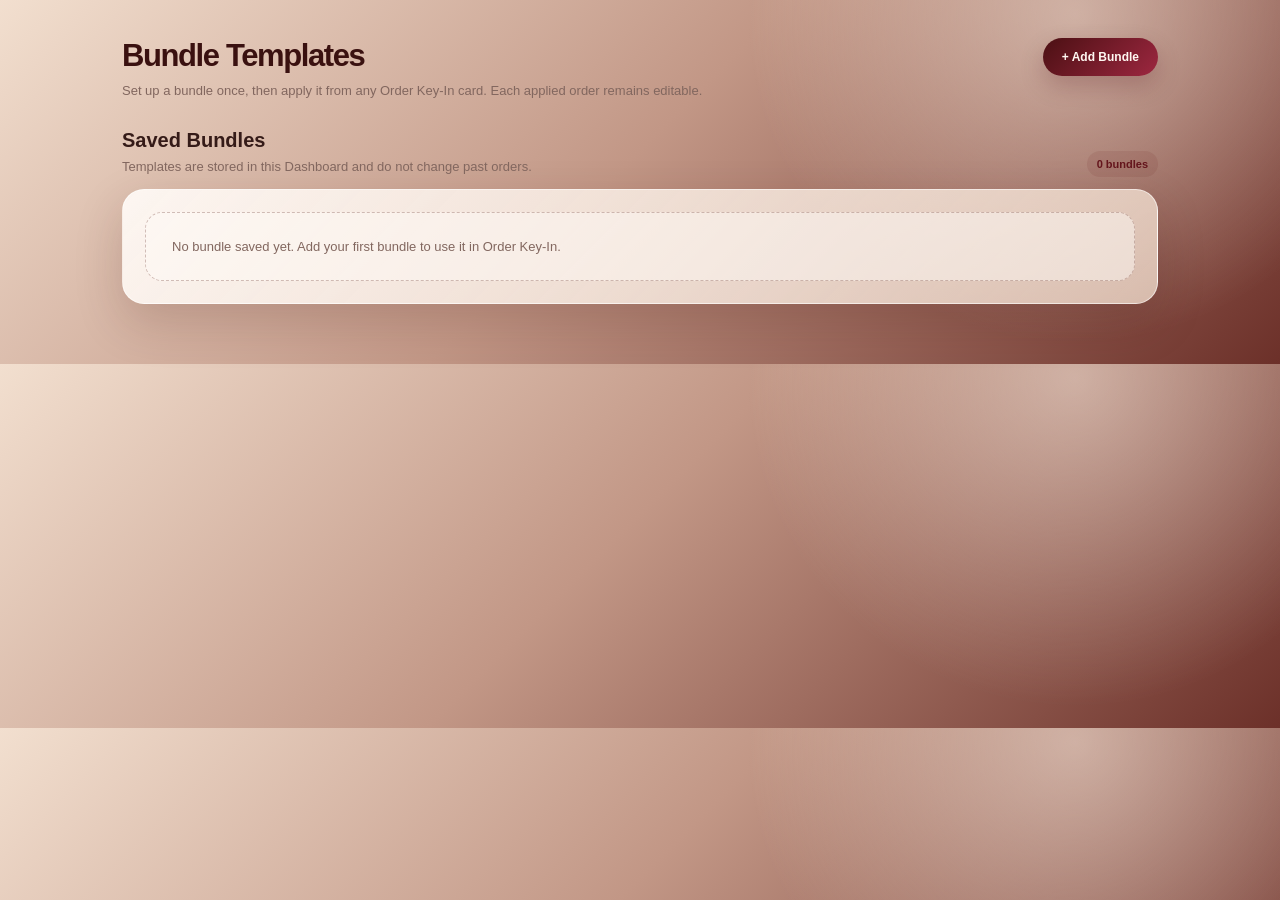
<file: bundle-templates.html>
<!doctype html>
<html lang="en">
<head>
  <meta charset="utf-8" />
  <meta name="viewport" content="width=device-width, initial-scale=1" />
  <title>Bundle Templates</title>
  <script>if(new URLSearchParams(location.search).get('embedded')==='1')document.documentElement.classList.add('embedded-frame')</script>
  <style>
    :root{--ink:#351b18;--muted:#82675f;--wine:#64151c;--line:rgba(117,67,57,.2)}*{box-sizing:border-box}body{margin:0;min-width:800px;color:var(--ink);font-family:Inter,ui-sans-serif,-apple-system,BlinkMacSystemFont,"Segoe UI","PingFang SC",sans-serif;background:radial-gradient(circle at 84% 4%,rgba(255,244,232,.48),transparent 29%),linear-gradient(135deg,#f2dfcf 0%,#c29786 48%,#6c3029 100%)}main{max-width:1120px;margin:auto;padding:38px 42px 60px}.head{display:flex;justify-content:space-between;gap:18px;align-items:flex-start;margin-bottom:22px}h1{margin:0 0 7px;font-size:31px;letter-spacing:-.045em;color:#3a1110}.sub{font-size:13px;color:var(--muted);line-height:1.55}.card{padding:22px;border:1px solid rgba(255,255,255,.56);border-radius:22px;background:linear-gradient(135deg,rgba(255,250,246,.92),rgba(239,218,202,.78));box-shadow:0 18px 48px rgba(64,20,14,.18)}label{display:block;margin:0 0 7px;color:var(--muted);font-size:11px;font-weight:850}input,textarea{width:100%;padding:12px 13px;border:1px solid var(--line);border-radius:13px;background:rgba(255,251,247,.8);color:var(--ink);font:inherit;outline:0}textarea{min-height:112px;resize:vertical}input:focus,textarea:focus{border-color:#d8a8b2;box-shadow:0 0 0 4px rgba(111,16,39,.08)}.primary,.secondary,.icon{border:0;border-radius:999px;font:inherit;font-size:12px;font-weight:850;cursor:pointer}.primary{padding:12px 19px;color:#fff8f2;background:linear-gradient(135deg,#4b1013,#9d2740);box-shadow:0 10px 24px rgba(78,13,20,.24)}.secondary{padding:9px 13px;color:var(--wine);border:1px solid rgba(146,52,61,.34);background:rgba(255,249,245,.84)}.form-grid{display:grid;grid-template-columns:minmax(0,1fr) 180px;gap:14px}.wide{grid-column:1/-1}.actions{display:flex;justify-content:flex-end;gap:9px;margin-top:16px}.library-head{display:flex;justify-content:space-between;align-items:end;margin:28px 0 12px}.library-head h2{margin:0 0 5px;font-size:20px}.count{padding:7px 10px;border-radius:999px;background:rgba(100,21,28,.1);color:var(--wine);font-size:11px;font-weight:900}.list{display:grid;gap:11px}.bundle{position:relative;display:grid;grid-template-columns:minmax(0,1fr) auto;gap:20px;padding:18px 20px;border-radius:18px;border:1px solid rgba(117,67,57,.16);background:rgba(255,252,248,.74)}.bundle:before{content:'';position:absolute;inset:0 auto 0 0;width:4px;background:linear-gradient(180deg,#d8ac7a,#7b1d2f)}.bundle h3{margin:0 0 7px;font-size:17px}.amount{display:inline-block;margin-left:8px;padding:4px 8px;border-radius:999px;background:rgba(100,21,28,.1);color:var(--wine);font-size:11px;font-weight:900}.details{white-space:pre-wrap;color:#644d47;font-size:12px;line-height:1.55}.bundle-actions{display:flex;align-items:center;gap:8px}.empty{padding:26px;border:1px dashed rgba(117,67,57,.32);border-radius:17px;color:var(--muted);font-size:13px;background:rgba(255,251,247,.48)}.toast{position:fixed;right:24px;bottom:24px;padding:11px 15px;border-radius:999px;color:#fff;background:#54121a;font-size:12px;font-weight:800;opacity:0;transform:translateY(8px);transition:.18s}.toast.show{opacity:1;transform:none}@media(max-width:900px){main{padding:28px 24px}.form-grid,.head{display:grid;grid-template-columns:1fr}.bundle{grid-template-columns:1fr}.bundle-actions{justify-content:flex-start}}
  </style>
</head>
<body>
  <main>
    <header class="head"><div><h1>Bundle Templates</h1><div class="sub">Set up a bundle once, then apply it from any Order Key-In card. Each applied order remains editable.</div></div><button class="primary" id="add" type="button">+ Add Bundle</button></header>
    <section class="card" id="editor" hidden><form id="form"><div class="form-grid"><div><label for="name">Bundle Name</label><input id="name" required placeholder="e.g. RM1399 Bundle" /></div><div><label for="amount">Amount (RM)</label><input id="amount" inputmode="decimal" required placeholder="1399" /></div><div class="wide"><label for="details">Bundle Details / Remark</label><textarea id="details" required placeholder="6 BOX CLASSIC + 2 BOX FLORAL + 6 BTL COLLAGEN DRINKS + 10 COLLAGEN BOWL + 20PCS MASK"></textarea></div></div><div class="actions"><button class="secondary" type="button" id="cancel">Cancel</button><button class="primary" type="submit">Save Bundle</button></div></form></section>
    <div class="library-head"><div><h2>Saved Bundles</h2><div class="sub">Templates are stored in this Dashboard and do not change past orders.</div></div><span class="count" id="count">0 bundles</span></div>
    <section class="card"><div class="list" id="list"></div></section>
  </main><div class="toast" id="toast"></div>
  <script>
  (()=>{const KEY='scale_story_bundle_templates',$=id=>document.getElementById(id),esc=v=>String(v??'').replace(/[&<>'"]/g,c=>({'&':'&amp;','<':'&gt;','>':'&lt;',"'":'&#39;','"':'&quot;'}[c])),load=()=>{try{const x=JSON.parse(localStorage.getItem(KEY)||'[]');return Array.isArray(x)?x:[]}catch{return[]}},save=()=>localStorage.setItem(KEY,JSON.stringify(items)),toast=m=>{const e=$('toast');e.textContent=m;e.classList.add('show');setTimeout(()=>e.classList.remove('show'),1800)};let items=load(),editing='';function render(){items.sort((a,b)=>Number(b.updatedAt||0)-Number(a.updatedAt||0));$('count').textContent=items.length+' bundle'+(items.length===1?'':'s');$('list').innerHTML=items.length?items.map(x=>'<article class="bundle"><div><h3>'+esc(x.name)+'<span class="amount">RM '+esc(x.amount)+'</span></h3><div class="details">'+esc(x.details)+'</div></div><div class="bundle-actions"><button class="secondary" data-edit="'+esc(x.id)+'">Edit</button><button class="secondary" data-delete="'+esc(x.id)+'">Delete</button></div></article>').join(''):'<div class="empty">No bundle saved yet. Add your first bundle to use it in Order Key-In.</div>';document.querySelectorAll('[data-edit]').forEach(b=>b.onclick=()=>open(items.find(x=>x.id===b.dataset.edit)));document.querySelectorAll('[data-delete]').forEach(b=>b.onclick=()=>{const x=items.find(x=>x.id===b.dataset.delete);if(x&&confirm('Delete '+x.name+'?')){items=items.filter(x=>x.id!==b.dataset.delete);save();render();toast('Bundle deleted')}})}function open(x){editing=x?.id||'';$('form').reset();if(x){$('name').value=x.name;$('amount').value=x.amount;$('details').value=x.details}$('editor').hidden=false;$('name').focus()}function close(){editing='';$('form').reset();$('editor').hidden=true}$('add').onclick=()=>open();$('cancel').onclick=close;$('form').onsubmit=e=>{e.preventDefault();const next={id:editing||'bundle_'+Date.now(),name:$('name').value.trim(),amount:$('amount').value.trim(),details:$('details').value.trim(),updatedAt:Date.now()};const i=items.findIndex(x=>x.id===next.id);if(i<0)items.unshift(next);else items[i]=next;save();close();render();toast(i<0?'Bundle saved':'Bundle updated')};render()})()
  </script>
</body></html>
</file>
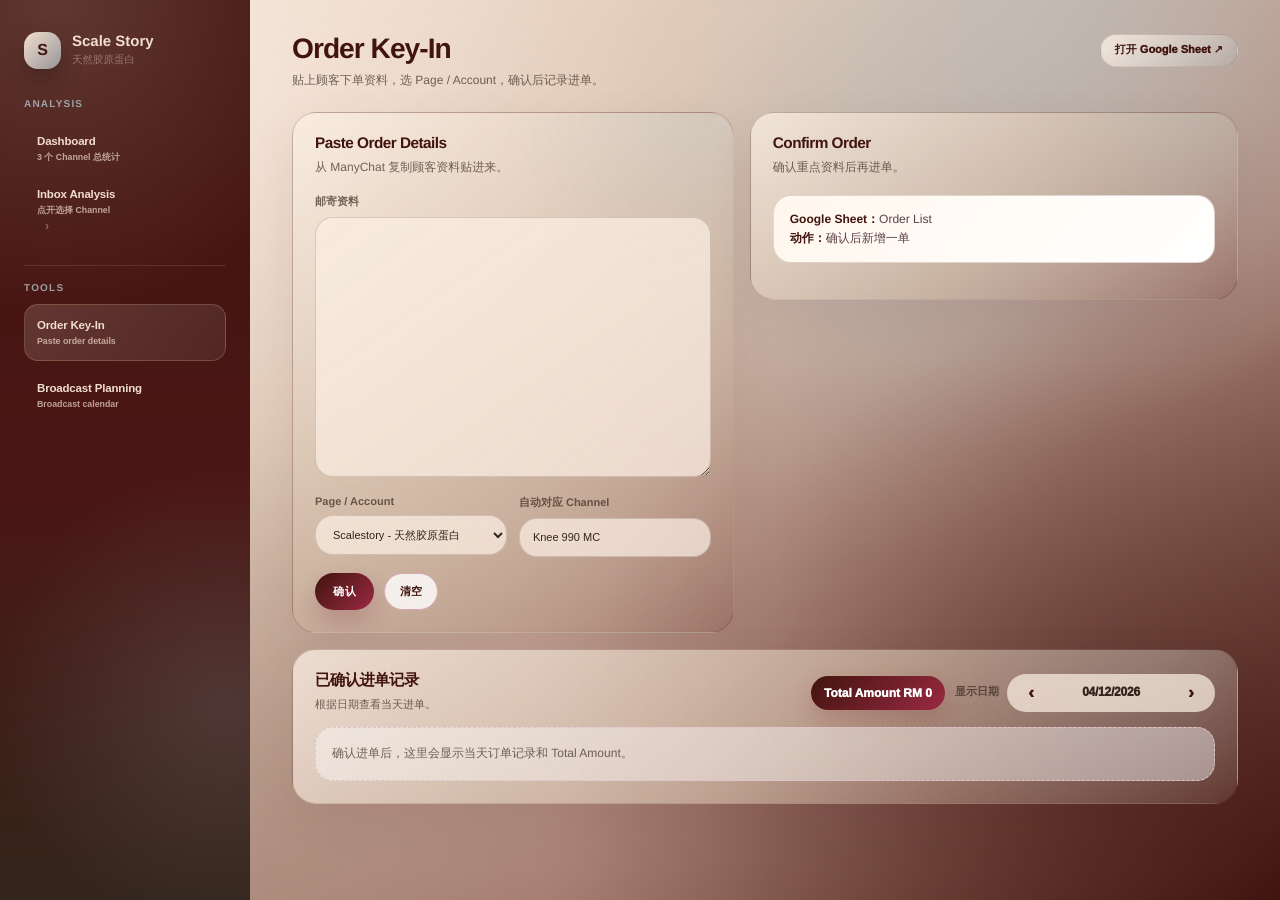
<file: order-sheet-preview.html>
<!doctype html>
<html lang="zh-Hans">
<head>
  <meta charset="utf-8" />
  <meta name="viewport" content="width=device-width, initial-scale=1" />
  <title>Order Key-In</title>
  <style>
    :root {
      --ink:#2a1419;
      --muted:#8f7379;
      --wine:#6f1027;
      --wine-dark:#2a0610;
      --rose:#b94f62;
      --gold:#c99a45;
      --cream:#fbf4ef;
      --card:rgba(255,250,247,.92);
      --line:#ead9d6;
    }
    * { box-sizing:border-box; }
    body {
      margin:0;
      min-width:1120px;
      color:var(--ink);
      font-family:Inter, ui-sans-serif, -apple-system, BlinkMacSystemFont, "Segoe UI", "PingFang SC", sans-serif;
      background:
        radial-gradient(circle at 82% 0%, rgba(111,16,39,.16), transparent 31%),
        radial-gradient(circle at 16% 88%, rgba(201,154,69,.16), transparent 28%),
        linear-gradient(135deg,#fff8f2 0%,#f5e7e2 52%,#f9f1eb 100%);
    }
    .shell { display:grid; grid-template-columns:250px 1fr; min-height:100vh; }
    aside {
      width:250px;
      min-width:250px;
      flex:none;
      padding:32px 24px;
      background:
        radial-gradient(circle at 20% 0%, rgba(201,154,69,.18), transparent 32%),
        linear-gradient(180deg,#350713 0%,#1d050b 100%);
      color:white;
      display:flex;
      flex-direction:column;
      gap:0;
    }
    .brand { display:flex; align-items:center; gap:11px; margin-bottom:30px; }
    .logo { width:37px; height:37px; border-radius:12px; background:linear-gradient(135deg,var(--gold),#f0d39a); color:var(--wine-dark); display:grid; place-items:center; font-weight:900; box-shadow:0 10px 22px rgba(0,0,0,.22); }
    .brand strong { display:block; font-size:15px; }
    .brand span { font-size:11px; opacity:.58; }
    .side-title { color:rgba(255,255,255,.5); font-size:10px; font-weight:850; letter-spacing:.12em; margin:8px 0 0; }
    .account-list[aria-label="Preview account list"] { margin-top:1px; }
    .side-sections { margin-top:25px; padding-top:17px; border-top:1px solid rgba(255,255,255,.1); }
    .side-sections .side-title { margin-top:0; margin-bottom:9px; }
    .nav-list,
    .account-list,
    .channel-list { display:grid; gap:6px; }
    .nav-list a,
    .nav-list button,
    .account-list a,
    .account-list button,
    .channel-list a,
    .channel-list button {
      width:100%;
      border:1px solid transparent;
      background:transparent;
      color:rgba(255,255,255,.72);
      padding:11px 12px;
      border-radius:13px;
      min-height:47px;
      text-align:left;
      cursor:pointer;
      font:inherit;
      font-size:12px;
      text-decoration:none;
      display:block;
      transition:none;
    }
    .nav-list button { cursor:default; color:rgba(255,255,255,.72); }
    .nav-list a:hover,
    .nav-list button:hover,
    .account-list a:hover,
    .account-list button:hover,
    .channel-list a:hover,
    .channel-list button:hover { background:transparent; border-color:transparent; color:rgba(255,255,255,.72); }
    .nav-list .active,
    .channel-list .active {
      border-color:rgba(255,255,255,.14);
      background:rgba(255,255,255,.12);
      color:rgba(255,255,255,.72);
    }
    #dashboardNav.active { color:rgba(255,255,255,.72); }
    .account-toggle { display:flex !important; align-items:center; justify-content:space-between; }
    .account-toggle .chevron { opacity:.45; transition:.18s ease; }
    .account-toggle.open .chevron { transform:rotate(90deg); opacity:.9; }
    .nav-list b,
    .account-list b,
    .channel-list b { display:block; font-size:12px; }
    .nav-list small,
    .account-list small,
    .channel-list small { display:block; font-size:9px; opacity:.55; margin-top:4px; }
    .channel-list { margin:2px 0 4px 10px; padding-left:8px; border-left:1px solid rgba(255,255,255,.12); }
    .channel-list[hidden] { display:none !important; }
    .channel-list a,
    .channel-list button { min-height:42px; padding:9px 10px; font-size:11px; color:rgba(255,255,255,.62); }
    aside .nav-list a,
    aside .nav-list button,
    aside .account-list a,
    aside .account-list button,
    aside .channel-list a,
    aside .channel-list button {
      border-color:transparent !important;
      background:transparent !important;
      color:rgba(255,255,255,.72) !important;
      font-size:12px !important;
      transform:none !important;
      box-shadow:none !important;
      transition:none !important;
    }
    aside .nav-list > a,
    aside .nav-list > button,
    aside .account-list > a,
    aside .account-list > button {
      height:57px !important;
      min-height:57px !important;
    }
    aside .channel-list a,
    aside .channel-list button {
      height:45px !important;
      min-height:45px !important;
      font-size:11px !important;
    }
    aside .nav-list a:hover,
    aside .nav-list button:hover,
    aside .account-list a:hover,
    aside .account-list button:hover,
    aside .channel-list a:hover,
    aside .channel-list button:hover {
      border-color:transparent !important;
      background:transparent !important;
      color:rgba(255,255,255,.72) !important;
    }
    aside .nav-list .active,
    aside .account-list .active,
    aside .channel-list .active {
      border-color:transparent !important;
      background:rgba(255,255,255,.12) !important;
      color:rgba(255,255,255,.72) !important;
    }
    .sidebar-tool {
      padding:15px;
      border-radius:18px;
      background:rgba(255,255,255,.09);
      border:1px solid rgba(255,255,255,.1);
      box-shadow:inset 0 1px 0 rgba(255,255,255,.06);
    }
    .sidebar-tool .tool-kicker { color:#f0d39a; font-size:10px; font-weight:900; letter-spacing:.08em; margin-bottom:8px; }
    .sidebar-tool h2 { margin:0 0 8px; font-size:15px; line-height:1.25; }
    .sidebar-tool p { margin:0 0 12px; color:rgba(255,255,255,.62); font-size:11px; line-height:1.55; }
    .tool-step { display:flex; gap:8px; align-items:flex-start; padding:10px 0; border-top:1px solid rgba(255,255,255,.1); }
    .tool-step:first-of-type { border-top:0; }
    .dot { flex:none; width:20px; height:20px; border-radius:8px; display:grid; place-items:center; background:rgba(240,211,154,.18); color:#f0d39a; font-size:10px; font-weight:900; }
    .tool-step b { display:block; font-size:11px; }
    .tool-step span { display:block; color:rgba(255,255,255,.55); font-size:9px; line-height:1.45; margin-top:3px; }
    main { padding:34px 42px 48px; }
    header { display:flex; align-items:flex-start; justify-content:space-between; gap:20px; margin-bottom:22px; }
    h1 { margin:0 0 7px; font-size:30px; letter-spacing:-.045em; color:var(--wine-dark); }
    .sub { color:var(--muted); font-size:13px; line-height:1.55; max-width:760px; }
    .preview-pill { border:1px solid #d8a8b2; border-radius:999px; padding:9px 14px; background:rgba(255,255,255,.76); color:var(--wine); font-size:11px; font-weight:900; white-space:nowrap; }
    .workspace { display:grid; grid-template-columns:.95fr 1.05fr; gap:16px; align-items:start; }
    .card { background:var(--card); border:1px solid rgba(255,255,255,.72); box-shadow:0 18px 48px rgba(64,9,22,.08); border-radius:22px; backdrop-filter:blur(10px); }
    .panel { padding:22px; }
    .panel-head { display:flex; justify-content:space-between; align-items:flex-start; gap:18px; margin-bottom:18px; }
    .panel h2 { margin:0 0 5px; font-size:16px; }
    .panel-head span { color:var(--muted); font-size:11px; line-height:1.5; }
    label { display:block; font-size:11px; color:var(--muted); font-weight:800; margin:14px 0 7px; }
    textarea, select, input {
      width:100%;
      border:1px solid var(--line);
      background:rgba(255,255,255,.78);
      color:var(--ink);
      border-radius:14px;
      padding:12px 13px;
      font:inherit;
      outline:0;
    }
    textarea { min-height:260px; resize:vertical; line-height:1.55; }
    textarea:focus, select:focus, input:focus { border-color:#d8a8b2; box-shadow:0 0 0 4px rgba(111,16,39,.08); background:white; }
    .inline { display:grid; grid-template-columns:1fr 1fr; gap:12px; }
    .actions { display:flex; gap:10px; align-items:center; margin-top:16px; }
    button.primary {
      border:0;
      padding:12px 18px;
      border-radius:999px;
      background:linear-gradient(135deg,var(--wine),#9b2942);
      color:white;
      font:inherit;
      font-size:12px;
      font-weight:950;
      letter-spacing:.06em;
      cursor:pointer;
      box-shadow:0 12px 24px rgba(111,16,39,.2);
    }
    button.secondary {
      border:1px solid #d8a8b2;
      padding:11px 15px;
      border-radius:999px;
      background:rgba(255,255,255,.8);
      color:var(--wine);
      font:inherit;
      font-size:12px;
      font-weight:850;
      cursor:pointer;
    }
    button.primary:disabled { opacity:.68; cursor:wait; box-shadow:none; }
    .sheet-button { display:inline-flex; align-items:center; text-decoration:none; border:1px solid #d8a8b2; border-radius:999px; padding:9px 14px; background:rgba(255,255,255,.86); color:var(--wine); font-size:11px; font-weight:950; white-space:nowrap; }
    .sheet-button:hover { background:white; transform:translateY(-1px); box-shadow:0 9px 22px rgba(111,16,39,.12); }
    .sheet-target {
      padding:14px 16px;
      background:linear-gradient(135deg,#fff7ed,#fff);
      border:1px solid var(--line);
      border-radius:16px;
      color:#5c4247;
      font-size:12px;
      line-height:1.6;
      margin-bottom:14px;
    }
    .sheet-target b { color:var(--wine); }
    .preview-grid { display:grid; grid-template-columns:repeat(2,1fr); gap:10px; }
    .field {
      border:1px solid #f0dfdc;
      border-radius:15px;
      padding:12px;
      background:rgba(255,255,255,.62);
      min-height:68px;
    }
    .field.full { grid-column:1 / -1; }
    .field small { display:block; color:var(--muted); font-size:10px; font-weight:850; margin-bottom:6px; }
    .field strong { display:block; font-size:13px; line-height:1.45; white-space:pre-wrap; word-break:break-word; }
    .simple-preview { display:grid; gap:10px; }
    .simple-row { display:grid; grid-template-columns:108px 1fr; gap:12px; align-items:start; padding:12px 13px; border:1px solid #f0dfdc; border-radius:15px; background:rgba(255,255,255,.62); }
    .simple-row small { color:var(--muted); font-size:10px; font-weight:900; }
    .simple-row strong { font-size:13px; line-height:1.5; white-space:pre-wrap; word-break:break-word; }
    .sheet-details { margin-top:14px; border:1px solid var(--line); border-radius:16px; background:rgba(255,255,255,.5); overflow:hidden; }
    .sheet-details summary { cursor:pointer; padding:12px 14px; color:var(--wine); font-size:12px; font-weight:900; list-style:none; }
    .sheet-details summary::-webkit-details-marker { display:none; }
    .mini-table { width:100%; border-collapse:collapse; margin-top:14px; font-size:12px; overflow:hidden; border-radius:16px; }
    .mini-table th, .mini-table td { text-align:left; padding:10px 12px; border-bottom:1px solid #eee0dc; }
    .mini-table th { color:var(--muted); font-weight:800; background:#fff7f3; }
    .confirmed-panel { margin-top:16px; }
    .confirmed-head { display:flex; align-items:center; justify-content:space-between; gap:14px; margin-bottom:14px; }
    .confirmed-head h2 { margin:0 0 5px; font-size:16px; }
    .confirmed-head span { color:var(--muted); font-size:11px; }
    .confirmed-controls { display:flex; align-items:center; gap:10px; flex-wrap:wrap; justify-content:flex-end; }
    .total-amount {
      padding:10px 13px;
      border-radius:999px;
      background:linear-gradient(135deg,var(--wine),#9b2942);
      color:white;
      font-size:12px;
      font-weight:950;
      box-shadow:0 10px 22px rgba(111,16,39,.18);
      white-space:nowrap;
    }
    .confirmed-date { display:flex; align-items:center; gap:8px; color:var(--muted); font-size:11px; font-weight:850; }
    .confirmed-date input { width:150px; padding:9px 11px; border-radius:999px; font-size:12px; font-weight:800; }
    .order-list { display:grid; gap:10px; }
    .order-item { display:grid; grid-template-columns:1fr auto; gap:14px; align-items:start; padding:14px; border:1px solid #f0dfdc; border-radius:16px; background:rgba(255,255,255,.62); }
    .order-item b { display:block; font-size:13px; margin-bottom:5px; }
    .order-item span { display:block; color:var(--muted); font-size:11px; line-height:1.55; }
    .order-chip { padding:6px 9px; border-radius:999px; background:#f4e4e7; color:var(--wine); font-size:10px; font-weight:950; white-space:nowrap; }
    .empty-orders { padding:16px; border:1px dashed #dfc4c8; border-radius:16px; color:var(--muted); font-size:12px; line-height:1.6; background:rgba(255,255,255,.42); }
    dialog.notice-dialog { width:min(420px,calc(100vw - 36px)); border:0; border-radius:22px; padding:0; color:var(--ink); box-shadow:0 28px 80px rgba(64,9,22,.24); overflow:hidden; }
    dialog.notice-dialog::backdrop { background:rgba(42,6,16,.38); backdrop-filter:blur(3px); }
    .notice-body { padding:26px; text-align:center; background:linear-gradient(135deg,#fff9f5,#fff); }
    .notice-icon { width:48px; height:48px; border-radius:16px; margin:0 auto 14px; display:grid; place-items:center; background:linear-gradient(135deg,var(--wine),#9b2942); color:white; font-size:22px; }
    .notice-body h2 { margin:0 0 8px; font-size:18px; color:var(--wine-dark); }
    .notice-body p { margin:0; color:var(--muted); font-size:13px; line-height:1.6; }
    .notice-body button { margin-top:18px; border:0; border-radius:999px; padding:10px 18px; background:var(--wine); color:white; font:inherit; font-size:12px; font-weight:900; cursor:pointer; }
    /* Sidebar lock: keep the left navigation visually identical on every page. */
    .shell { grid-template-columns:250px minmax(0,1fr) !important; }
    aside {
      width:250px !important;
      min-width:250px !important;
      max-width:250px !important;
      padding:32px 24px !important;
      background:
        radial-gradient(circle at 20% 0%, rgba(201,154,69,.18), transparent 32%),
        linear-gradient(180deg, #350713 0%, #1d050b 100%) !important;
      color:white !important;
      overflow:hidden !important;
    }
    aside, aside * { transition:none !important; animation:none !important; transform:none !important; box-sizing:border-box !important; }
    aside .brand { height:37px !important; margin:0 0 30px !important; gap:11px !important; }
    aside .brand strong { font-size:15px !important; line-height:1.25 !important; color:white !important; }
    aside .brand span { font-size:11px !important; line-height:1.25 !important; color:rgba(255,255,255,.58) !important; }
    aside .account-label,
    aside .side-title { height:12px !important; line-height:12px !important; margin:0 0 9px !important; color:rgba(255,255,255,.48) !important; font-size:10px !important; font-weight:850 !important; letter-spacing:.12em !important; }
    aside .account-list,
    aside .tool-list,
    aside .nav-list { display:grid !important; gap:6px !important; margin:0 !important; }
    aside .side-sections { margin-top:25px !important; padding-top:17px !important; border-top:1px solid rgba(255,255,255,.1) !important; }
    aside .side-button,
    aside .account-list > a,
    aside .account-list > button,
    aside .tool-list > a,
    aside .tool-list > button,
    aside .nav-list > a,
    aside .nav-list > button {
      display:flex !important;
      flex-direction:column !important;
      justify-content:center !important;
      align-items:flex-start !important;
      width:100% !important;
      height:57px !important;
      min-height:57px !important;
      max-height:57px !important;
      margin:0 !important;
      padding:0 12px !important;
      border:1px solid transparent !important;
      border-radius:14px !important;
      background:transparent !important;
      box-shadow:none !important;
      outline:none !important;
      color:rgba(255,255,255,.72) !important;
      text-align:left !important;
      text-decoration:none !important;
      font:inherit !important;
      font-size:12px !important;
      font-weight:850 !important;
      line-height:1.35 !important;
    }
    aside .analysis-toggle,
    aside .account-toggle { flex-direction:row !important; align-items:center !important; justify-content:space-between !important; }
    aside .analysis-toggle > span:first-child,
    aside .account-toggle > span:first-child { display:flex !important; flex-direction:column !important; justify-content:center !important; }
    aside .channel-list {
      display:grid !important;
      gap:6px !important;
      margin:2px 0 4px 10px !important;
      padding-left:8px !important;
      border-left:1px solid rgba(255,255,255,.12) !important;
    }
    aside .channel-list[hidden] { display:none !important; }
    aside .channel-list a,
    aside .channel-list button {
      display:flex !important;
      flex-direction:column !important;
      justify-content:center !important;
      align-items:flex-start !important;
      width:100% !important;
      height:45px !important;
      min-height:45px !important;
      max-height:45px !important;
      margin:0 !important;
      padding:0 10px !important;
      border:1px solid transparent !important;
      border-radius:12px !important;
      background:transparent !important;
      color:rgba(255,255,255,.72) !important;
      text-align:left !important;
      text-decoration:none !important;
      font:inherit !important;
      font-size:11px !important;
      font-weight:850 !important;
      line-height:1.35 !important;
      box-shadow:none !important;
      outline:none !important;
    }
    aside b { color:inherit !important; }
    aside b { display:block !important; margin:0 !important; font-size:12px !important; line-height:1.35 !important; font-weight:900 !important; }
    aside small,
    aside .tool-list a span,
    aside .nav-list small,
    aside .account-list small,
    aside .channel-list small { display:block !important; margin:4px 0 0 !important; color:rgba(255,255,255,.55) !important; font-size:9px !important; line-height:1.25 !important; font-weight:650 !important; opacity:1 !important; }
    aside a:hover,
    aside button:hover,
    aside a:focus,
    aside button:focus { background:transparent !important; border-color:transparent !important; color:rgba(255,255,255,.72) !important; box-shadow:none !important; outline:none !important; }
    aside a.active,
    aside button.active { background:rgba(255,255,255,.12) !important; border-color:transparent !important; color:rgba(255,255,255,.72) !important; box-shadow:none !important; }
    aside #dashboardNav.active b,
    aside #dashboardNav.active small { color:#f0d39a !important; }
  </style>
  <link rel="stylesheet" href="theme-luxe.css" />
</head>
<body>
  <div class="shell">
    <aside>
      <div class="brand">
        <div class="logo">S</div>
        <div><strong>Scale Story</strong><span>天然胶原蛋白</span></div>
      </div>

      <div>
        <div class="side-title">ANALYSIS</div>
        <div class="account-list" aria-label="Preview account list">
          <button type="button" id="dashboardNav"><b>Dashboard</b><small>3 个 Channel 总统计</small></button>
          <button class="account-toggle" id="analysisToggle" type="button" aria-expanded="false" aria-controls="analysisChannels">
            <span><b>Inbox Analysis</b><small>点开选择 Channel</small></span>
            <span class="chevron">›</span>
          </button>
          <div class="channel-list" id="analysisChannels" hidden>
            <button type="button" data-preview-account="fb108701968299986"><b>Scalestory</b><small>天然胶原蛋白</small></button>
            <button type="button" data-preview-account="fb1177107122151553"><b>鳞记</b><small>Main Front</small></button>
            <button type="button" data-preview-account="fb701760706347255"><b>鳞记 SG</b><small>SG 715 MC</small></button>
          </div>
        </div>
      </div>

      <div class="side-sections">
        <div class="side-title">TOOLS</div>
        <div class="nav-list" aria-label="Dashboard tools">
          <button class="active" type="button"><b>Order Key-In</b><small>Paste order details</small></button>
          <button id="broadcastPlanningNav" type="button"><b>Broadcast Planning</b><small>Broadcast calendar</small></button>
        </div>
      </div>
    </aside>

    <main>
      <header>
        <div>
          <h1>Order Key-In</h1>
          <div class="sub">贴上顾客下单资料，选 Page / Account，确认后记录进单。</div>
        </div>
        <a class="sheet-button" id="sheetButton" href="https://docs.google.com/spreadsheets/d/1py5YznTXAD6TU9onEaa12MXWhLCUngQ5PDSTfD4Q_JQ/edit?gid=1222127904#gid=1222127904">打开 Google Sheet ↗</a>
      </header>

      <section class="workspace">
        <div class="card panel">
          <div class="panel-head">
            <div>
              <h2>Paste Order Details</h2>
              <span>从 ManyChat 复制顾客资料贴进来。</span>
            </div>
          </div>

          <label for="rawInfo">邮寄资料</label>
          <textarea id="rawInfo"></textarea>

          <div class="inline">
            <div>
              <label for="page">Page / Account</label>
              <select id="page">
                <option>Scalestory - 天然胶原蛋白</option>
                <option>鳞记 - 天然胶原蛋白</option>
                <option>鳞记 SG</option>
              </select>
            </div>
            <div>
              <label>自动对应 Channel</label>
              <input id="channelPreview" type="text" value="Knee 990 MC" readonly />
            </div>
          </div>

          <div class="actions">
            <button class="primary" id="confirmPreviewBtn">确认</button>
            <button class="secondary" id="clearBtn">清空</button>
          </div>
        </div>

        <div class="card panel">
          <div class="panel-head">
            <div>
              <h2>Confirm Order</h2>
              <span>确认重点资料后再进单。</span>
            </div>
          </div>

          <div class="sheet-target" id="sheetTarget">
            <b>Google Sheet：</b>Order List<br>
            <b>动作：</b>确认后新增一单
          </div>

          <div class="simple-preview" id="simplePreview"></div>

          <div id="sheetRows" hidden></div>

        </div>
      </section>

      <section class="card panel confirmed-panel" id="confirmedPanel">
        <div class="confirmed-head">
          <div>
            <h2>已确认进单记录</h2>
            <span>根据日期查看当天进单。</span>
          </div>
          <div class="confirmed-controls">
            <div class="total-amount" id="confirmedTotal">Total Amount RM 0</div>
            <div class="confirmed-date">显示日期
              <div class="pill date-control analysis-date-control order-date-control">
                <button id="orderPrevDay" aria-label="前一天" type="button">‹</button>
                <button class="date-label" id="orderDateLabel" type="button" aria-haspopup="true" aria-expanded="false">21/07/2026</button>
                <input id="confirmedDate" type="hidden" />
                <button id="orderNextDay" aria-label="后一天" type="button">›</button>
                <div class="month-popover analysis-date-popover" id="orderDatePopover" hidden>
                  <div class="year-row">
                    <button id="orderDatePrevYear" type="button" aria-label="上一年">‹</button>
                    <strong id="orderDatePickerYear">2026</strong>
                    <button id="orderDateNextYear" type="button" aria-label="下一年">›</button>
                  </div>
                  <div class="month-picker-grid" id="orderDateMonthChoices"></div>
                  <div class="day-picker-grid" id="orderDateDayChoices"></div>
                </div>
              </div>
            </div>
          </div>
        </div>
        <div class="order-list" id="confirmedOrders"></div>
      </section>
    </main>
  </div>
  <dialog class="notice-dialog" id="noticeDialog">
    <div class="notice-body">
      <div class="notice-icon" id="noticeIcon">✓</div>
      <h2 id="noticeTitle">已确认进单</h2>
      <p id="noticeText">资料已经填进 Google Sheet。</p>
      <button id="noticeClose">OK</button>
    </div>
  </dialog>

  <script>
    const rawInfo = document.getElementById("rawInfo");
    const sheetButton = document.getElementById("sheetButton");
    const channelPreview = document.getElementById("channelPreview");
    const page = document.getElementById("page");
    const simplePreview = document.getElementById("simplePreview");
    const sheetRows = document.getElementById("sheetRows");
    const confirmedPanel = document.getElementById("confirmedPanel");
    const confirmedDate = document.getElementById("confirmedDate");
    const orderDateLabel = document.getElementById("orderDateLabel");
    const orderDatePopover = document.getElementById("orderDatePopover");
    const orderDatePickerYearEl = document.getElementById("orderDatePickerYear");
    const orderDateMonthChoices = document.getElementById("orderDateMonthChoices");
    const orderDateDayChoices = document.getElementById("orderDateDayChoices");
    const confirmedOrders = document.getElementById("confirmedOrders");
    const confirmedTotal = document.getElementById("confirmedTotal");
    const noticeDialog = document.getElementById("noticeDialog");
    const noticeIcon = document.getElementById("noticeIcon");
    const noticeTitle = document.getElementById("noticeTitle");
    const noticeText = document.getElementById("noticeText");
    const dashboardNav = document.getElementById("dashboardNav");
    const analysisToggle = document.getElementById("analysisToggle");
    const analysisChannels = document.getElementById("analysisChannels");
    const orderEntriesKey = "orderSheetConfirmedOrdersV1";
    const apiBase = location.protocol === "file:" ? "http://127.0.0.1:4173" : "";
    const currentPreviewAccount = new URLSearchParams(location.search).get("account") || localStorage.getItem("manychatDashboardAccount") || "";
    let previewOrders = JSON.parse(localStorage.getItem(orderEntriesKey) || "[]");
    let hasConfirmedOrder = false;
    let orderDatePickerYear = new Date().toLocaleString("en", {timeZone:"Asia/Kuala_Lumpur", year:"numeric"});
    let orderDatePickerMonth = new Date().toLocaleString("en", {timeZone:"Asia/Kuala_Lumpur", month:"numeric"});
    function setAnalysisDropdown(open) {
      analysisToggle.classList.toggle("open", open);
      analysisToggle.setAttribute("aria-expanded", String(open));
      analysisChannels.hidden = !open;
    }

    const pageChannelMap = {
      "Scalestory - 天然胶原蛋白": "Knee 990 MC",
      "鳞记 - 天然胶原蛋白": "Main Front",
      "鳞记 SG": "SG 715 MC"
    };
    const orderSheetGids = {
      0: "1376338968",
      1: "1263496879",
      2: "1143781812",
      3: "1289557819",
      4: "1957679479",
      5: "1827266133",
      6: "1222127904"
    };
    const spreadsheetId = "1py5YznTXAD6TU9onEaa12MXWhLCUngQ5PDSTfD4Q_JQ";

    sheetButton.addEventListener("click", event => {
      event.preventDefault();
      window.location.assign(sheetButton.href);
    });

    analysisToggle.addEventListener("click", () => {
      setAnalysisDropdown(analysisChannels.hidden);
    });
    dashboardNav.addEventListener("click", () => {
      window.location.assign("http://127.0.0.1:4173/index.html");
    });
    document.querySelectorAll("[data-preview-account]").forEach(button => {
      button.classList.toggle("active", button.dataset.previewAccount === currentPreviewAccount);
      button.addEventListener("click", () => {
        setAnalysisDropdown(true);
        localStorage.setItem("manychatDashboardAccount", button.dataset.previewAccount);
        window.location.assign(`http://127.0.0.1:4173/index.html?account=${encodeURIComponent(button.dataset.previewAccount)}`);
      });
    });
    setAnalysisDropdown(false);

    function channelForPage() {
      return pageChannelMap[page.value] || "";
    }

    function pick(text, labels) {
      for (const label of labels) {
        const pattern = new RegExp(`${label}\\s*[:：-]?\\s*([^\\n]+)`, "i");
        const found = text.match(pattern);
        if (found?.[1]) return found[1].trim();
      }
      return "";
    }

    function normalizePhone(value) {
      const clean = String(value || "").replace(/[\s()+-]/g, "");
      if (!clean) return "";
      if (/^60/.test(clean) || /^65/.test(clean)) return clean;
      if (/^0/.test(clean)) return `6${clean}`;
      if (/^1\d{8,10}$/.test(clean)) return `60${clean}`;
      if (/^\d{8}$/.test(clean)) return `65${clean}`;
      return clean;
    }

    function normalizePayment(value) {
      const upper = String(value || "").trim().toUpperCase();
      if (!upper) return "";
      if (upper.includes("BNAK")) return "BANK IN";
      if (upper.includes("BANK")) return "BANK IN";
      if (upper.includes("COD")) return "COD";
      return upper;
    }

    function normalizeDate(value) {
      const raw = String(value || "").trim();
      if (!raw) return "";
      const slash = raw.match(/^(\d{1,2})[\/-](\d{1,2})[\/-](\d{2,4})$/);
      if (slash) {
        const year = slash[3].length === 2 ? `20${slash[3]}` : slash[3];
        return `${slash[1].padStart(2, "0")}/${slash[2].padStart(2, "0")}/${year}`;
      }
      return raw;
    }

    function dateToInputValue(value) {
      const raw = String(value || "").trim();
      const slash = raw.match(/^(\d{1,2})[\/-](\d{1,2})[\/-](\d{2,4})$/);
      if (slash) {
        const year = slash[3].length === 2 ? `20${slash[3]}` : slash[3];
        return `${year}-${slash[2].padStart(2, "0")}-${slash[1].padStart(2, "0")}`;
      }
      if (/^\d{4}-\d{2}-\d{2}$/.test(raw)) return raw;
      return "";
    }

    function inputDateToSheetDate(value) {
      const raw = String(value || "").trim();
      const iso = raw.match(/^(\d{4})-(\d{2})-(\d{2})$/);
      if (!iso) return raw;
      return `${iso[3]}/${iso[2]}/${iso[1]}`;
    }

    function formatDateLabel(value) {
      const raw = String(value || "").trim();
      const iso = raw.match(/^(\d{4})-(\d{2})-(\d{2})$/);
      if (!iso) return raw || "选择日期";
      return `${iso[3]}/${iso[2]}/${iso[1]}`;
    }

    function updateOrderDateLabel() {
      orderDateLabel.textContent = formatDateLabel(confirmedDate.value);
    }

    function renderOrderDatePopover() {
      const selected = confirmedDate.value || new Date().toLocaleDateString("en-CA", { timeZone: "Asia/Kuala_Lumpur" });
      const [selectedYear, selectedMonth, selectedDay] = selected.split("-").map(Number);
      orderDatePickerYearEl.textContent = orderDatePickerYear;
      const months = ["Jan","Feb","Mar","Apr","May","Jun","Jul","Aug","Sep","Oct","Nov","Dec"];
      orderDateMonthChoices.innerHTML = months.map((name, index) => {
        const month = index + 1;
        const active = month === Number(orderDatePickerMonth);
        return `<button class="month-choice ${active ? "active" : ""}" data-month="${month}" type="button">${name}</button>`;
      }).join("");
      const daysInMonth = new Date(Number(orderDatePickerYear), Number(orderDatePickerMonth), 0).getDate();
      orderDateDayChoices.innerHTML = Array.from({length: daysInMonth}, (_, index) => {
        const day = index + 1;
        const active = Number(orderDatePickerYear) === selectedYear && Number(orderDatePickerMonth) === selectedMonth && day === selectedDay;
        return `<button class="day-choice ${active ? "active" : ""}" data-day="${day}" type="button">${day}</button>`;
      }).join("");
      orderDateMonthChoices.querySelectorAll("[data-month]").forEach(button => {
        button.onclick = event => {
          event.preventDefault();
          event.stopPropagation();
          orderDatePickerMonth = Number(button.dataset.month);
          renderOrderDatePopover();
        };
      });
      orderDateDayChoices.querySelectorAll("[data-day]").forEach(button => {
        button.onclick = event => {
          event.preventDefault();
          event.stopPropagation();
          setConfirmedDate(`${orderDatePickerYear}-${String(orderDatePickerMonth).padStart(2, "0")}-${String(button.dataset.day).padStart(2, "0")}`);
          closeOrderDatePopover();
          requestAnimationFrame(closeOrderDatePopover);
        };
      });
      orderDateLabel.setAttribute("aria-expanded", String(!orderDatePopover.hidden));
    }

    function setConfirmedDate(value) {
      confirmedDate.value = value;
      orderDatePickerYear = Number(value.slice(0, 4));
      orderDatePickerMonth = Number(value.slice(5, 7));
      updateOrderDateLabel();
      updateSheetButton(confirmedDate.value);
      renderConfirmedOrders();
    }
    function openOrderDatePopover() {
      const selected = confirmedDate.value || new Date().toLocaleDateString("en-CA", { timeZone: "Asia/Kuala_Lumpur" });
      orderDatePickerYear = Number(selected.slice(0, 4));
      orderDatePickerMonth = Number(selected.slice(5, 7));
      orderDatePopover.hidden = false;
      renderOrderDatePopover();
    }
    function toggleOrderDatePopover() {
      if (orderDatePopover.hidden) openOrderDatePopover();
      else {
        orderDatePopover.hidden = true;
        orderDateLabel.setAttribute("aria-expanded", "false");
      }
    }
    function closeOrderDatePopover() {
      orderDatePopover.hidden = true;
      orderDateLabel.setAttribute("aria-expanded", "false");
    }

    function shiftConfirmedDate(days) {
      const base = confirmedDate.value || new Date().toLocaleDateString("en-CA", { timeZone: "Asia/Kuala_Lumpur" });
      const date = new Date(`${base}T12:00:00`);
      date.setDate(date.getDate() + days);
      setConfirmedDate(date.toISOString().slice(0, 10));
    }

    function monthIndexFromSheetDate(value) {
      const raw = String(value || "").trim();
      const slash = raw.match(/^(\d{1,2})[\/-](\d{1,2})[\/-](\d{2,4})$/);
      if (slash) return Number(slash[2]) - 1;
      const iso = raw.match(/^(\d{4})-(\d{2})-(\d{2})$/);
      if (iso) return Number(iso[2]) - 1;
      return new Date().toLocaleString("en", {timeZone:"Asia/Kuala_Lumpur", month:"numeric"}) - 1;
    }

    function updateSheetButton(dateValue) {
      const monthIndex = monthIndexFromSheetDate(dateValue);
      const gid = orderSheetGids[monthIndex] || orderSheetGids[new Date().getMonth()] || "1222127904";
      sheetButton.href = `https://docs.google.com/spreadsheets/d/${spreadsheetId}/edit?gid=${gid}#gid=${gid}`;
    }

    function amountToRM(value, text) {
      const raw = String(value || "").trim();
      if (!raw) return "";
      const number = Number(raw.replace(/[^0-9.]/g, ""));
      if (!Number.isFinite(number)) return raw;
      if (/SGD|S\$/i.test(raw) || /SGD|S\$/i.test(text)) return String(number * 3);
      return String(number);
    }

    function extractReceipt(text) {
      return pick(text, ["receipt", "收据", "付款证明"]) || (text.match(/https?:\/\/\S+/i)?.[0] || "");
    }

    function cleanLines(text) {
      return String(text || "")
        .split(/\n+/)
        .map(line => line.trim())
        .filter(Boolean);
    }

    function inferLooseOrder(text) {
      const lines = cleanLines(text);
      const urls = lines.filter(line => /^https?:\/\//i.test(line));
      const phoneLine = lines.find(line => /(?:\+?6?0)?1[0-9][\s-]?[0-9]{3,4}[\s-]?[0-9]{4}/.test(line)) || "";
      const amountLine = lines.find(line => /(?:RM|SGD|S\$)\s*\d+(?:\.\d{1,2})?/i.test(line)) || "";
      const paymentLine = lines.find(line => /\b(BANK\s*IN|BANKIN|BANK|COD|TNG|TOUCH\s*N\s*GO|FPX)\b/i.test(line)) || "";
      const productLine = lines.find(line =>
        /\b(?:BOX|BTL|BOTTLE|盒|瓶)\b/i.test(line) ||
        /\b(?:CLASSIC|LYCHEE|LONGAN|OSMANTHUS|PASSION\s*FRUIT|GINSENG|LEMON\s*GRASS|LEMONGRASS|FLORAL|GIFT\s*BOX)\b/i.test(line)
      ) || "";
      const used = new Set([phoneLine, amountLine, paymentLine, productLine, ...urls].filter(Boolean));
      const candidates = lines.filter(line => !used.has(line));
      const name = candidates[0] || "";
      const address = candidates.slice(name ? 1 : 0).join("\n");
      return { name, phone: phoneLine, amount: amountLine, payment: paymentLine, product: productLine, receipt: urls[0] || "", address };
    }

    function productQuantities(productText) {
      const source = String(productText || "").toUpperCase();
      const totals = { classic: 0, knee: 0, ginseng: 0, floral: 0 };
      const segments = source.split(/[,+，\n]/).map(x => x.trim()).filter(Boolean);
      const classify = (part) => {
        if (/GINSENG/.test(part)) return "ginseng";
        if (/LEMON\s*GRASS|LEMONGRASS/.test(part)) return "knee";
        if (/FLORAL/.test(part)) return "floral";
        if (/CLASSIC|LYCHEE|LONGAN|OSMANTHUS|PASSION\s*FRUIT|GIFT\s*BOX/.test(part)) return "classic";
        return "";
      };
      const addQuantity = (part) => {
        const kind = classify(part);
        if (!kind) return;
        const boxMatches = [...part.matchAll(/(\d+(?:\.\d+)?)\s*(?:BOX|盒)/g)];
        const btlMatches = [...part.matchAll(/(\d+(?:\.\d+)?)\s*(?:BTL|BOTTLE|瓶)/g)];
        let added = false;
        for (const match of boxMatches) {
          const multiplier = /GIFT\s*BOX/.test(part) ? 6 : 12;
          totals[kind] += Number(match[1]) * multiplier;
          added = true;
        }
        for (const match of btlMatches) {
          totals[kind] += Number(match[1]);
          added = true;
        }
        if (!added) {
          const loose = part.match(/^(\d+(?:\.\d+)?)/);
          if (loose) totals[kind] += Number(loose[1]);
        }
      };
      segments.forEach(addQuantity);
      const variantParts = [];
      const totalBoxes = [...source.matchAll(/(\d+(?:\.\d+)?)\s*(?:BOX|盒)/g)].reduce((sum, match) => sum + Number(match[1]), 0);
      const totalBtl = [...source.matchAll(/(\d+(?:\.\d+)?)\s*(?:BTL|BOTTLE|瓶)/g)].reduce((sum, match) => sum + Number(match[1]), 0);
      if (totalBoxes) variantParts.push(`${totalBoxes} BOX`);
      if (totalBtl) variantParts.push(`${totalBtl} BTL`);
      return { totals, variant: variantParts.join(" + ") };
    }

    function parseOrder() {
      const text = rawInfo.value.trim();
      const loose = inferLooseOrder(text);
      const phone = pick(text, ["电话", "手机号", "phone", "tel", "contact"]) || loose.phone || (text.match(/(?:\\+?6?0)?1[0-9][\\s-]?[0-9]{3,4}[\\s-]?[0-9]{4}/)?.[0] || "");
      const amount = pick(text, ["金额", "总额", "价格", "amount", "total"]) || loose.amount || (text.match(/(?:RM|SGD|S\$)\s*\d+(?:\.\d{1,2})?/i)?.[0] || "");
      const product = pick(text, ["产品", "商品", "item", "product"]) || loose.product;
      const quantities = productQuantities(product);
      const payment = normalizePayment(pick(text, ["付款", "付款方式", "payment", "payment method"]) || loose.payment);
      const name = pick(text, ["姓名", "名字", "name"]) || loose.name;
      const platformName = pick(text, ["Platform Name", "平台名", "fb name", "manychat name"]) || name;
      const remarkBits = [
        product,
        pick(text, ["备注", "note", "remark"]),
        /SGD|S\$/i.test(amount) ? amount : ""
      ].filter(Boolean);
      const parsed = {
        "D · Sales Person": "Joey",
        "E · NO": "正式写入时自动接下一单号",
        "F · Date": normalizeDate(pick(text, ["日期", "date"])) || "待确认",
        "G · Platform Name": platformName || "",
        "H · Channel / Chanel": channelForPage(),
        "I · Classic BTL": quantities.totals.classic || "-",
        "J · Knee BTL": quantities.totals.knee || "-",
        "K · Ginseng BTL": quantities.totals.ginseng || "-",
        "L · Floral BTL": quantities.totals.floral || "-",
        "M · Payment Method": payment,
        "N · Variant": quantities.variant,
        "O · Remark": remarkBits.join(", "),
        "P · Name": name || "",
        "Q · Phone": normalizePhone(phone),
        "R · Address": pick(text, ["地址", "邮寄地址", "address"]) || loose.address || "",
        "S · Total/RM": amountToRM(amount, text),
        "AK · Receipt Link": extractReceipt(text) || loose.receipt
      };
      return parsed;
    }

    function render() {
      channelPreview.value = channelForPage();
      const data = parseOrder();
      if (!rawInfo.value.trim()) {
        simplePreview.innerHTML = "";
        sheetRows.innerHTML = "";
        if (!confirmedDate.value) confirmedDate.value = new Date().toLocaleDateString("en-CA", { timeZone: "Asia/Kuala_Lumpur" });
        updateOrderDateLabel();
        updateSheetButton(confirmedDate.value);
        return;
      }
      if (!confirmedDate.value) confirmedDate.value = dateToInputValue(data["F · Date"]) || new Date().toLocaleDateString("en-CA", { timeZone: "Asia/Kuala_Lumpur" });
      updateOrderDateLabel();
      updateSheetButton(data["F · Date"] === "待确认" ? confirmedDate.value : data["F · Date"]);
      const productLine = [
        data["I · Classic BTL"] !== "-" ? `Classic ${data["I · Classic BTL"]} BTL` : "",
        data["J · Knee BTL"] !== "-" ? `Knee ${data["J · Knee BTL"]} BTL` : "",
        data["K · Ginseng BTL"] !== "-" ? `Ginseng ${data["K · Ginseng BTL"]} BTL` : "",
        data["L · Floral BTL"] !== "-" ? `Floral ${data["L · Floral BTL"]} BTL` : ""
      ].filter(Boolean).join(" · ") || "待确认";
      const simpleRows = [
        ["顾客", data["P · Name"] || "待确认"],
        ["电话", data["Q · Phone"] || "待确认"],
        ["地址", data["R · Address"] || "待确认"],
        ["产品", productLine],
        ["金额 / 付款", `${data["S · Total/RM"] || "待确认"}${data["M · Payment Method"] ? ` · ${data["M · Payment Method"]}` : ""}`],
        ["Page / Channel", `${page.value} → ${data["H · Channel / Chanel"]}`],
        ["备注", data["O · Remark"] || "—"],
        ["Receipt", data["AK · Receipt Link"] || "—"]
      ];
      simplePreview.innerHTML = simpleRows.map(([key, value]) => `
        <div class="simple-row">
          <small>${key}</small>
          <strong>${value}</strong>
        </div>
      `).join("");
      sheetRows.innerHTML = Object.entries(data).map(([key, value]) => `<tr><td>${key}</td><td>${value || "—"}</td></tr>`).join("");
    }

    function showNotice(type, title, text) {
      noticeIcon.textContent = type === "error" ? "!" : "✓";
      noticeTitle.textContent = title;
      noticeText.textContent = text;
      noticeDialog.showModal();
    }

    function buildOrderRecord(data, response = {}) {
      const productLine = [
        data["I · Classic BTL"] !== "-" ? `Classic ${data["I · Classic BTL"]} BTL` : "",
        data["J · Knee BTL"] !== "-" ? `Knee ${data["J · Knee BTL"]} BTL` : "",
        data["K · Ginseng BTL"] !== "-" ? `Ginseng ${data["K · Ginseng BTL"]} BTL` : "",
        data["L · Floral BTL"] !== "-" ? `Floral ${data["L · Floral BTL"]} BTL` : ""
      ].filter(Boolean).join(" · ") || "待确认";
      const sheetDate = data["F · Date"] === "待确认" ? inputDateToSheetDate(confirmedDate.value) : data["F · Date"];
      return {
        id: response.id || `${Date.now()}-${Math.random().toString(16).slice(2)}`,
        sheet: response.sheet || "",
        row: response.row || "",
        no: response.no || "",
        date: sheetDate,
        dateKey: dateToInputValue(sheetDate) || confirmedDate.value,
        name: data["P · Name"] || "待确认",
        phone: data["Q · Phone"] || "",
        product: productLine,
        total: data["S · Total/RM"] || "",
        payment: data["M · Payment Method"] || "",
        page: page.value,
        channel: data["H · Channel / Chanel"]
      };
    }

    async function confirmOrder() {
      const data = parseOrder();
      if (data["F · Date"] === "待确认") {
        data["F · Date"] = inputDateToSheetDate(confirmedDate.value || new Date().toLocaleDateString("en-CA", { timeZone: "Asia/Kuala_Lumpur" }));
      }
      const button = document.getElementById("confirmPreviewBtn");
      button.disabled = true;
      button.textContent = "保存中…";
      try {
        const response = await fetch(`${apiBase}/api/order-entry`, {
          method: "POST",
          headers: {"Content-Type": "application/json"},
          body: JSON.stringify({ page: page.value, raw: rawInfo.value, order: data })
        });
        const result = await response.json().catch(() => ({}));
        if (!response.ok || !result.ok) throw new Error(result.error || "写入 Google Sheet 失败");
        const order = buildOrderRecord(data, result.entry || {});
        previewOrders = [order, ...previewOrders];
        localStorage.setItem(orderEntriesKey, JSON.stringify(previewOrders));
        hasConfirmedOrder = true;
        setConfirmedDate(order.dateKey);
        const sheetText = order.sheet ? `「${order.sheet}」` : "Google Sheet";
        const rowText = order.row ? `Row ${order.row}` : "指定 row";
        showNotice("success", "已确认进单", `资料已经成功填进 ${sheetText}，位置：${rowText}。`);
      } catch (error) {
        showNotice("error", "进单失败", error.message || "暂时无法写入 Google Sheet。");
      } finally {
        button.disabled = false;
        button.textContent = "确认";
      }
    }

    function renderConfirmedOrders() {
      if (!hasConfirmedOrder) {
        confirmedTotal.hidden = false;
        confirmedTotal.textContent = "Total Amount RM 0";
        confirmedOrders.innerHTML = `<div class="empty-orders">确认进单后，这里会显示当天订单记录和 Total Amount。</div>`;
        return;
      }
      const selected = confirmedDate.value;
      const items = previewOrders.filter(order => order.dateKey === selected);
      const totalAmount = items.reduce((sum, order) => {
        const amount = Number(String(order.total || "").replace(/[^0-9.]/g, ""));
        return sum + (Number.isFinite(amount) ? amount : 0);
      }, 0);
      confirmedTotal.textContent = `Total Amount RM ${totalAmount.toLocaleString("en-MY", { minimumFractionDigits: 0, maximumFractionDigits: 2 })}`;
      confirmedOrders.innerHTML = items.length
        ? items.map(order => `
          <div class="order-item">
            <div>
              <b>${order.name} ${order.phone ? `· ${order.phone}` : ""}</b>
              <span>${order.product}</span>
              <span>${order.page} → ${order.channel}</span>
            </div>
            <div class="order-chip">RM ${order.total || "—"}${order.payment ? ` · ${order.payment}` : ""}</div>
          </div>
        `).join("")
        : `<div class="empty-orders">这个日期还没有确认进单记录。正式版会在订单成功写入 Google Sheet 后自动显示在这里。</div>`;
    }

    document.getElementById("confirmPreviewBtn").addEventListener("click", confirmOrder);
    document.getElementById("broadcastPlanningNav").addEventListener("click", () => {
      window.location.href = "http://127.0.0.1:4173/broadcast-planning-preview.html";
    });
    document.getElementById("noticeClose").addEventListener("click", () => noticeDialog.close());
    document.getElementById("clearBtn").addEventListener("click", () => {
      rawInfo.value = "";
      render();
    });
    rawInfo.addEventListener("input", render);
    page.addEventListener("change", render);
    confirmedDate.addEventListener("change", () => {
      updateOrderDateLabel();
      updateSheetButton(confirmedDate.value);
      renderConfirmedOrders();
    });
    document.getElementById("orderPrevDay").addEventListener("click", event => {
      event.stopPropagation();
      shiftConfirmedDate(-1);
      openOrderDatePopover();
    });
    document.getElementById("orderNextDay").addEventListener("click", event => {
      event.stopPropagation();
      shiftConfirmedDate(1);
      openOrderDatePopover();
    });
    orderDateLabel.addEventListener("click", event => {
      event.stopPropagation();
      openOrderDatePopover();
    });
    document.querySelector(".order-date-control").addEventListener("click", event => {
      if (event.target.closest("#orderPrevDay, #orderNextDay, #orderDatePopover, #orderDateLabel")) return;
      event.stopPropagation();
      openOrderDatePopover();
    });
    document.addEventListener("pointerdown", event => {
      if (!event.target.closest(".order-date-control") || event.target.closest("#orderDatePopover")) return;
      if (event.target.closest("#orderPrevDay, #orderNextDay")) return;
      openOrderDatePopover();
    }, true);
    document.getElementById("orderDatePrevYear").addEventListener("click", event => {
      event.stopPropagation();
      orderDatePickerYear = Number(orderDatePickerYear) - 1;
      renderOrderDatePopover();
    });
    document.getElementById("orderDateNextYear").addEventListener("click", event => {
      event.stopPropagation();
      orderDatePickerYear = Number(orderDatePickerYear) + 1;
      renderOrderDatePopover();
    });
    orderDateMonthChoices.addEventListener("click", event => {
      const button = event.target.closest("[data-month]");
      if (!button) return;
      orderDatePickerMonth = Number(button.dataset.month);
      renderOrderDatePopover();
    });
    orderDateDayChoices.addEventListener("click", event => {
      const button = event.target.closest("[data-day]");
      if (!button) return;
      setConfirmedDate(`${orderDatePickerYear}-${String(orderDatePickerMonth).padStart(2, "0")}-${String(button.dataset.day).padStart(2, "0")}`);
          closeOrderDatePopover();
          requestAnimationFrame(closeOrderDatePopover);
    });
    orderDatePopover.addEventListener("pointerdown", event => {
      const monthButton = event.target.closest("#orderDateMonthChoices [data-month]");
      if (monthButton) {
        event.preventDefault();
        event.stopPropagation();
        orderDatePickerMonth = Number(monthButton.dataset.month);
        renderOrderDatePopover();
        return;
      }
      const dayButton = event.target.closest("#orderDateDayChoices [data-day]");
      if (dayButton) {
        event.preventDefault();
        event.stopPropagation();
        setConfirmedDate(`${orderDatePickerYear}-${String(orderDatePickerMonth).padStart(2, "0")}-${String(dayButton.dataset.day).padStart(2, "0")}`);
          closeOrderDatePopover();
          requestAnimationFrame(closeOrderDatePopover);
      }
    }, true);
    document.addEventListener("click", event => {
      if (!orderDatePopover.hidden && !event.target.closest(".order-date-control")) {
        orderDatePopover.hidden = true;
        orderDateLabel.setAttribute("aria-expanded", "false");
      }
    });
    render();
    renderConfirmedOrders();
  </script>
</body>
</html>
</file>
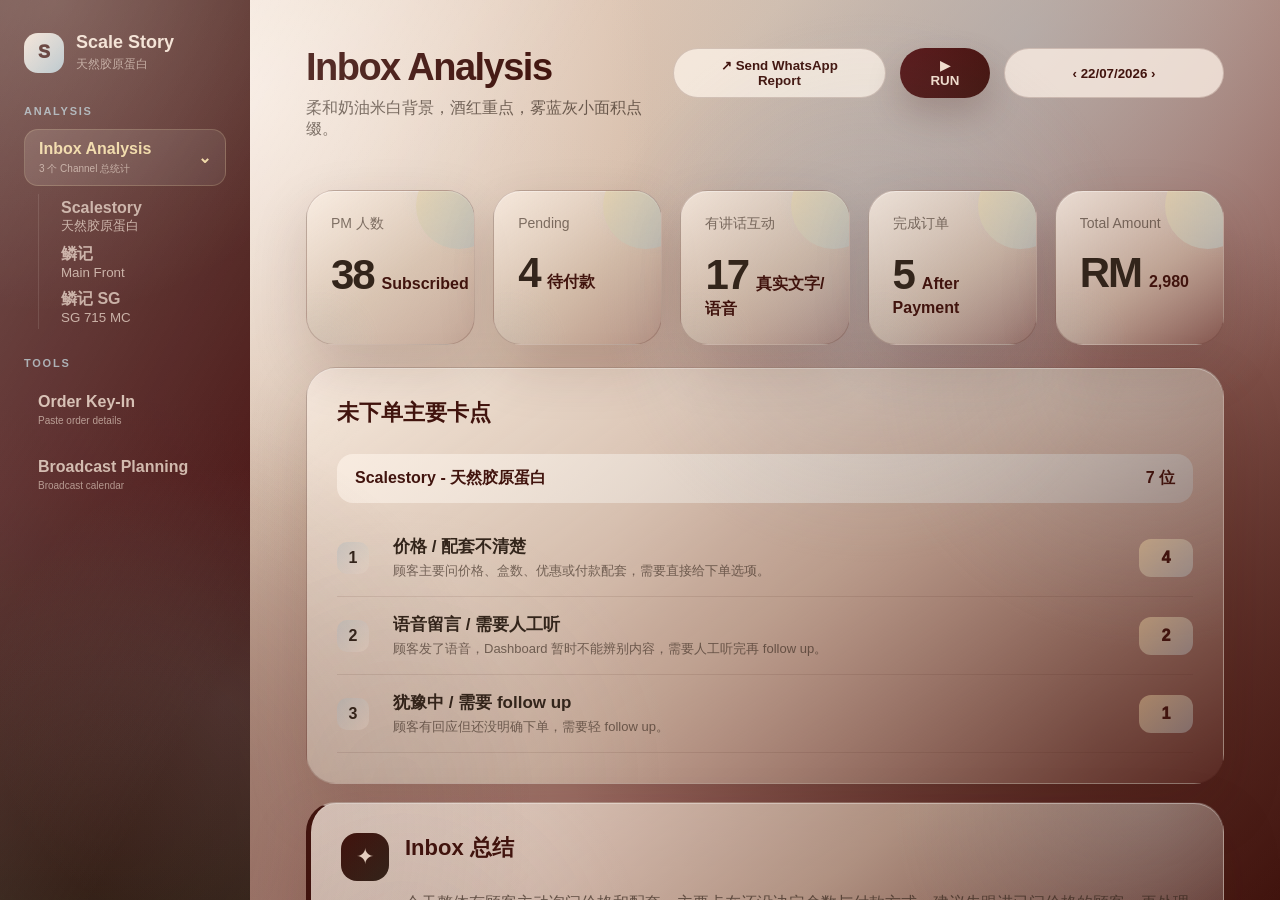
<file: palette-preview.html>
<!doctype html>
<html lang="zh-Hans">
<head>
  <meta charset="utf-8" />
  <meta name="viewport" content="width=device-width, initial-scale=1" />
  <title>Dashboard Palette Preview</title>
  <style>
    :root {
      --cream: #F2DECE;
      --espresso: #33251B;
      --griotte: #41140E;
      --blue: #ADBCC3;
      --paper: #fbefe4;
      --gold: #efd59d;
    }
    * { box-sizing: border-box; }
    body {
      margin: 0;
      color: var(--espresso);
      font-family: Inter, -apple-system, BlinkMacSystemFont, "Segoe UI", sans-serif;
      background:
        radial-gradient(circle at 80% 4%, rgba(173,188,195,.48), transparent 31%),
        radial-gradient(circle at 66% 28%, rgba(173,188,195,.24), transparent 24%),
        radial-gradient(circle at 18% 10%, rgba(255,248,242,.70), transparent 32%),
        radial-gradient(circle at 38% 44%, rgba(210,188,168,.58), transparent 30%),
        radial-gradient(circle at 86% 82%, rgba(65,20,14,.52), transparent 40%),
        radial-gradient(circle at 8% 88%, rgba(65,20,14,.22), transparent 32%),
        linear-gradient(135deg, #f2dece 0%, #d8bfac 36%, #9b6b62 67%, #41140E 100%);
    }
    body::before {
      content: "";
      position: fixed;
      inset: 0;
      pointer-events: none;
      background:
        linear-gradient(120deg, rgba(255,255,255,.26), transparent 34%),
        radial-gradient(circle at 68% 32%, rgba(173,188,195,.20), transparent 26%),
        radial-gradient(circle at 8% 92%, rgba(65,20,14,.22), transparent 30%);
    }
    .shell { display: grid; grid-template-columns: 250px 1fr; height: 100vh; min-width: 1180px; }
    .side {
      padding: 32px 24px;
      color: #F2DECE;
      background:
        radial-gradient(circle at 22% 0%, rgba(242,222,206,.18), transparent 34%),
        radial-gradient(circle at 90% 78%, rgba(173,188,195,.16), transparent 32%),
        linear-gradient(180deg, #41140E 0%, #4a1615 54%, #33251B 100%);
    }
    .brand { display: flex; gap: 12px; align-items: center; margin-bottom: 32px; }
    .logo {
      width: 40px; height: 40px; border-radius: 14px; display: grid; place-items: center;
      background: linear-gradient(135deg, #F2DECE, #ADBCC3);
      color: #41140E; font-weight: 950; font-size: 18px;
    }
    .brand b { font-size: 18px; }
    .brand span { display: block; color: rgba(242,222,206,.62); font-size: 12px; margin-top: 3px; }
    .label { margin: 28px 0 12px; color: rgba(173,188,195,.86); font-size: 11px; font-weight: 900; letter-spacing: .16em; }
    .item {
      height: 57px; border-radius: 14px; padding: 0 14px; display: flex; align-items: center; justify-content: space-between;
      color: rgba(242,222,206,.82); margin-bottom: 8px;
    }
    .item.active { background: linear-gradient(135deg, rgba(242,222,206,.17), rgba(173,188,195,.10)); border: 1px solid rgba(239,213,157,.2); color: #efd59d; }
    .item small { display: block; margin-top: 4px; font-size: 10px; color: rgba(242,222,206,.62); }
    .channels { margin: 6px 0 10px 14px; padding-left: 12px; border-left: 1px solid rgba(242,222,206,.13); }
    .channel { height: 45px; display: flex; flex-direction: column; justify-content: center; border-radius: 12px; padding: 0 10px; color: rgba(242,222,206,.72); }
    .main { padding: 48px 56px; overflow: hidden; }
    h1 { font-size: 38px; line-height: 1; margin: 0 0 12px; color: #41140E; letter-spacing: -.04em; }
    .sub { color: rgba(51,37,27,.68); font-size: 16px; margin-bottom: 28px; }
    .top { display: flex; justify-content: space-between; align-items: start; }
    .actions { display: flex; gap: 14px; }
    .btn { height: 50px; border-radius: 999px; border: 1px solid rgba(65,20,14,.18); background: rgba(251,239,228,.82); color: #41140E; padding: 0 24px; font-weight: 900; }
    .run { background: linear-gradient(135deg, #5a191b, #41140E); color: #F2DECE; border: 0; box-shadow: 0 16px 34px rgba(65,20,14,.22); }
    .date { background: rgba(251,239,228,.78); min-width: 220px; }
    .cards { display: grid; grid-template-columns: repeat(5, 1fr); gap: 18px; margin: 22px 0; }
    .card {
      min-height: 154px; border-radius: 28px; padding: 24px;
      background:
        radial-gradient(circle at 96% 0%, rgba(173,188,195,.30), transparent 30%),
        radial-gradient(circle at 8% 100%, rgba(173,188,195,.12), transparent 28%),
        linear-gradient(145deg, rgba(251,239,228,.78), rgba(210,188,168,.64) 56%, rgba(122,69,61,.22));
      border: 1px solid rgba(65,20,14,.18);
      box-shadow: 0 22px 56px rgba(65,20,14,.16), inset 0 1px 0 rgba(255,255,255,.36);
      position: relative; overflow: hidden;
    }
    .card:after {
      content: ""; position: absolute; width: 86px; height: 86px; border-radius: 999px; right: -28px; top: -28px;
      background: linear-gradient(135deg, rgba(239,213,157,.54), rgba(173,188,195,.62));
    }
    .card label { display: block; color: rgba(51,37,27,.6); font-size: 14px; margin-bottom: 18px; }
    .card strong { font-size: 42px; letter-spacing: -.05em; }
    .card span { color: #41140E; font-weight: 900; margin-left: 8px; }
    .panel {
      border-radius: 30px;
      background:
        radial-gradient(circle at 92% 0%, rgba(173,188,195,.22), transparent 30%),
        radial-gradient(circle at 10% 100%, rgba(173,188,195,.10), transparent 30%),
        linear-gradient(145deg, rgba(251,239,228,.76), rgba(210,188,168,.66) 54%, rgba(122,69,61,.25));
      border: 1px solid rgba(65,20,14,.18);
      box-shadow: 0 24px 60px rgba(65,20,14,.17), inset 0 1px 0 rgba(255,255,255,.34);
      padding: 30px;
    }
    .panel h2 { font-size: 22px; margin: 0 0 26px; color: #41140E; }
    .section { border-radius: 16px; background: linear-gradient(135deg, rgba(251,239,228,.80), rgba(173,188,195,.28)); color: #41140E; font-weight: 900; padding: 14px 18px; display: flex; justify-content: space-between; margin-bottom: 16px; }
    .row { display: grid; grid-template-columns: 40px 1fr 54px; align-items: center; gap: 16px; border-bottom: 1px solid rgba(65,20,14,.10); padding: 16px 0; }
    .rank { width: 32px; height: 32px; border-radius: 10px; background: linear-gradient(135deg, rgba(173,188,195,.42), rgba(242,222,206,.36)); display: grid; place-items: center; font-weight: 900; }
    .row b { font-size: 17px; }
    .row p { margin: 4px 0 0; color: rgba(51,37,27,.62); font-size: 13px; }
    .pill { height: 38px; border-radius: 12px; background: linear-gradient(135deg, rgba(239,213,157,.42), rgba(173,188,195,.38)); display: grid; place-items: center; color: #41140E; font-weight: 950; }
    .summary { margin-top: 18px; border-left: 5px solid #41140E; display: grid; grid-template-columns: 48px 1fr; gap: 16px; }
    .spark { width: 48px; height: 48px; border-radius: 16px; background: linear-gradient(135deg, #41140E, #33251B); color: #F2DECE; display: grid; place-items: center; font-size: 22px; }
    .summary p { margin: 4px 0 0; color: rgba(51,37,27,.68); line-height: 1.7; }
  </style>
</head>
<body>
  <div class="shell">
    <aside class="side">
      <div class="brand"><div class="logo">S</div><div><b>Scale Story</b><span>天然胶原蛋白</span></div></div>
      <div class="label">ANALYSIS</div>
      <div class="item active"><div><b>Inbox Analysis</b><small>3 个 Channel 总统计</small></div><b>⌄</b></div>
      <div class="channels">
        <div class="channel"><b>Scalestory</b><small>天然胶原蛋白</small></div>
        <div class="channel"><b>鳞记</b><small>Main Front</small></div>
        <div class="channel"><b>鳞记 SG</b><small>SG 715 MC</small></div>
      </div>
      <div class="label">TOOLS</div>
      <div class="item"><div><b>Order Key-In</b><small>Paste order details</small></div></div>
      <div class="item"><div><b>Broadcast Planning</b><small>Broadcast calendar</small></div></div>
    </aside>
    <main class="main">
      <div class="top">
        <div><h1>Inbox Analysis</h1><div class="sub">柔和奶油米白背景，酒红重点，雾蓝灰小面积点缀。</div></div>
        <div class="actions"><button class="btn">↗ Send WhatsApp Report</button><button class="btn run">▶ RUN</button><button class="btn date">‹ 22/07/2026 ›</button></div>
      </div>
      <div class="cards">
        <div class="card"><label>PM 人数</label><strong>38</strong><span>Subscribed</span></div>
        <div class="card"><label>Pending</label><strong>4</strong><span>待付款</span></div>
        <div class="card"><label>有讲话互动</label><strong>17</strong><span>真实文字/语音</span></div>
        <div class="card"><label>完成订单</label><strong>5</strong><span>After Payment</span></div>
        <div class="card"><label>Total Amount</label><strong>RM</strong><span>2,980</span></div>
      </div>
      <section class="panel">
        <h2>未下单主要卡点</h2>
        <div class="section">Scalestory - 天然胶原蛋白 <span>7 位</span></div>
        <div class="row"><div class="rank">1</div><div><b>价格 / 配套不清楚</b><p>顾客主要问价格、盒数、优惠或付款配套，需要直接给下单选项。</p></div><div class="pill">4</div></div>
        <div class="row"><div class="rank">2</div><div><b>语音留言 / 需要人工听</b><p>顾客发了语音，Dashboard 暂时不能辨别内容，需要人工听完再 follow up。</p></div><div class="pill">2</div></div>
        <div class="row"><div class="rank">3</div><div><b>犹豫中 / 需要 follow up</b><p>顾客有回应但还没明确下单，需要轻 follow up。</p></div><div class="pill">1</div></div>
      </section>
      <section class="panel summary"><div class="spark">✦</div><div><h2>Inbox 总结</h2><p>今天整体有顾客主动询问价格和配套，主要卡在还没决定盒数与付款方式。建议先跟进已问价格的顾客，再处理语音留言。</p></div></section>
    </main>
  </div>
</body>
</html>
</file>
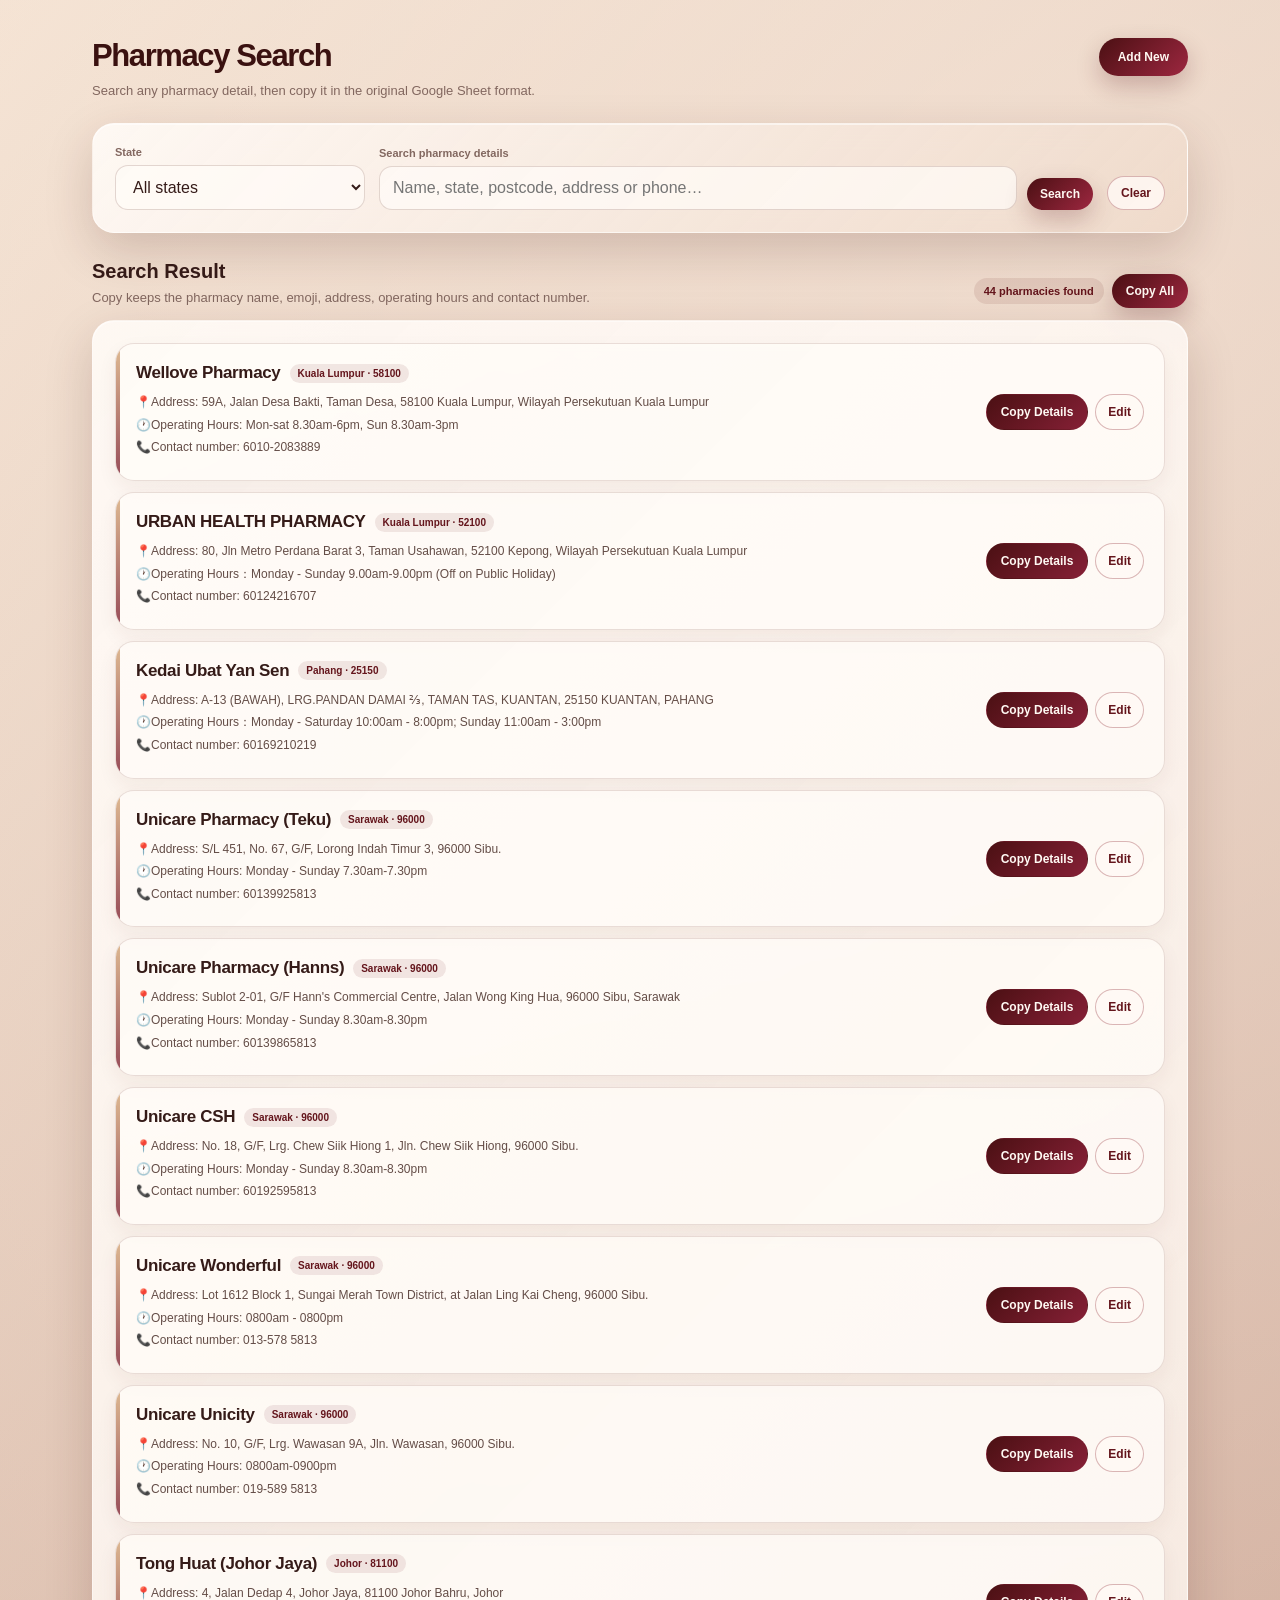
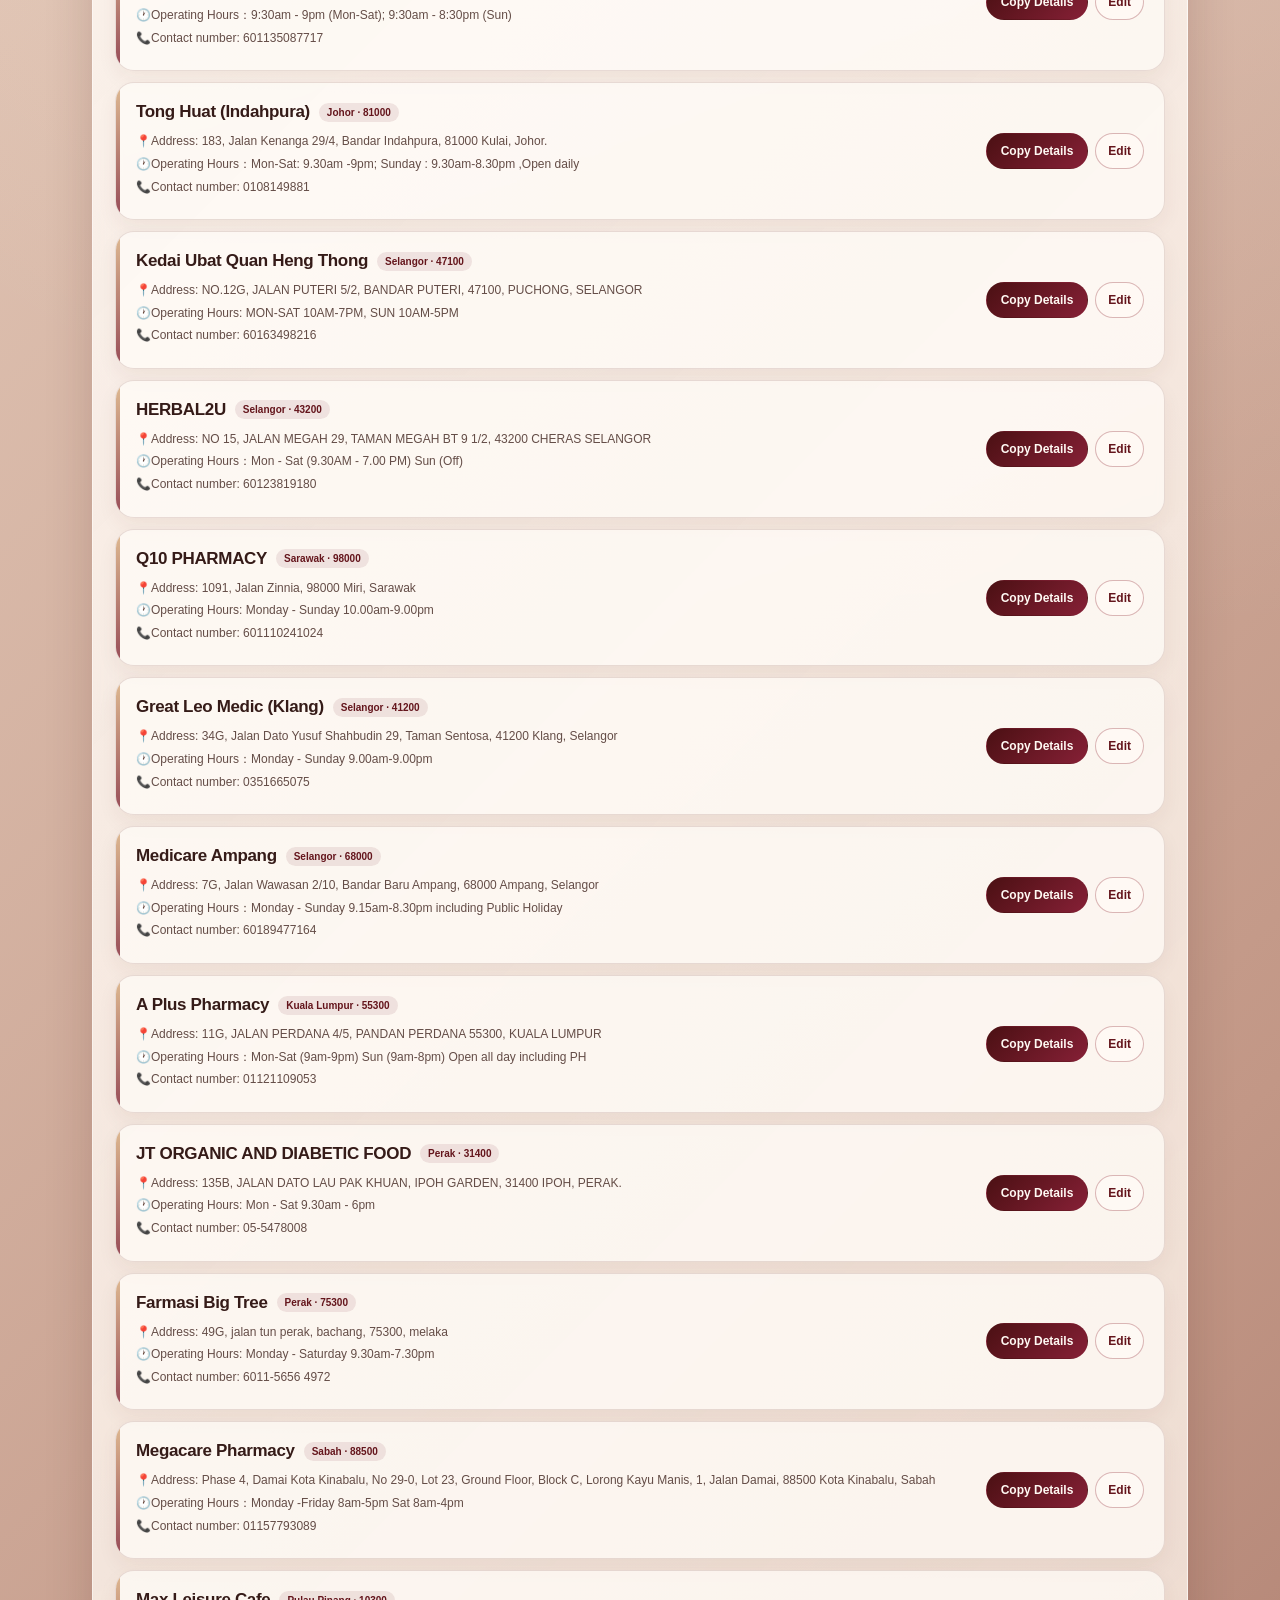
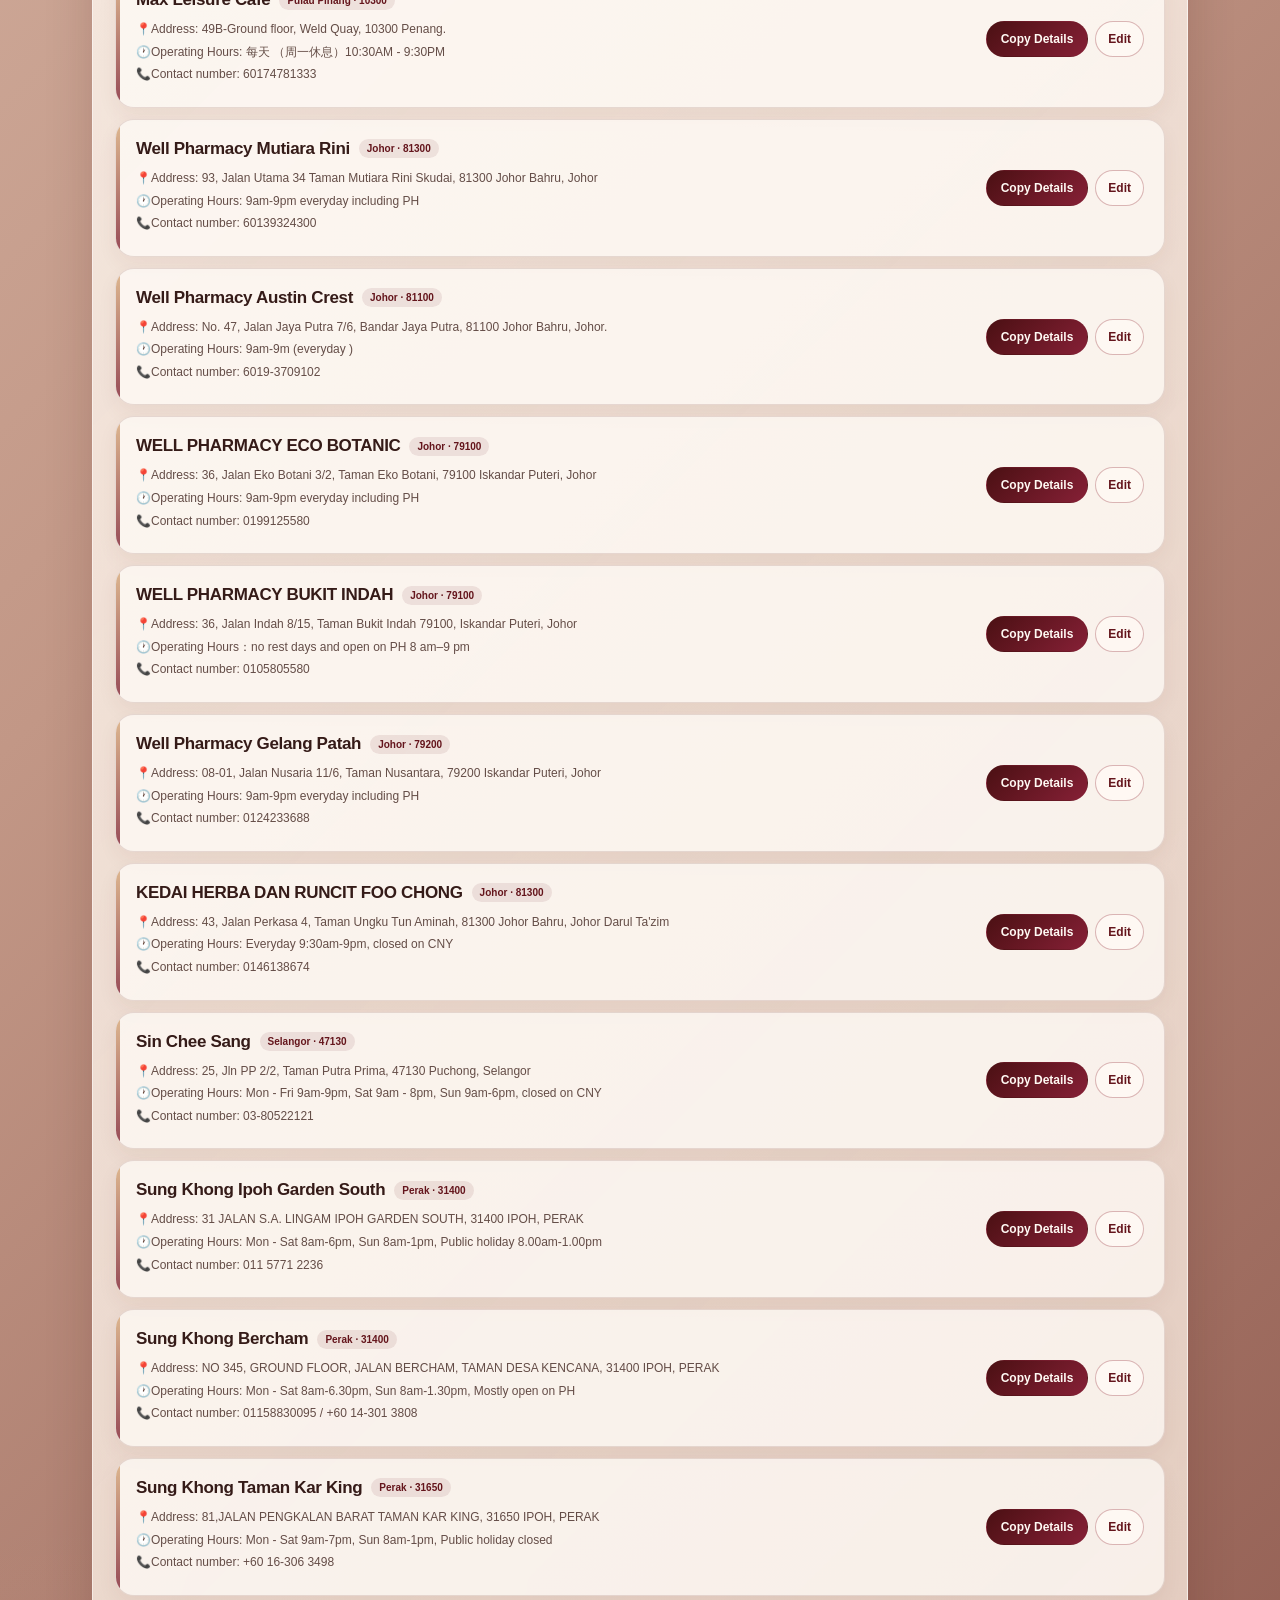
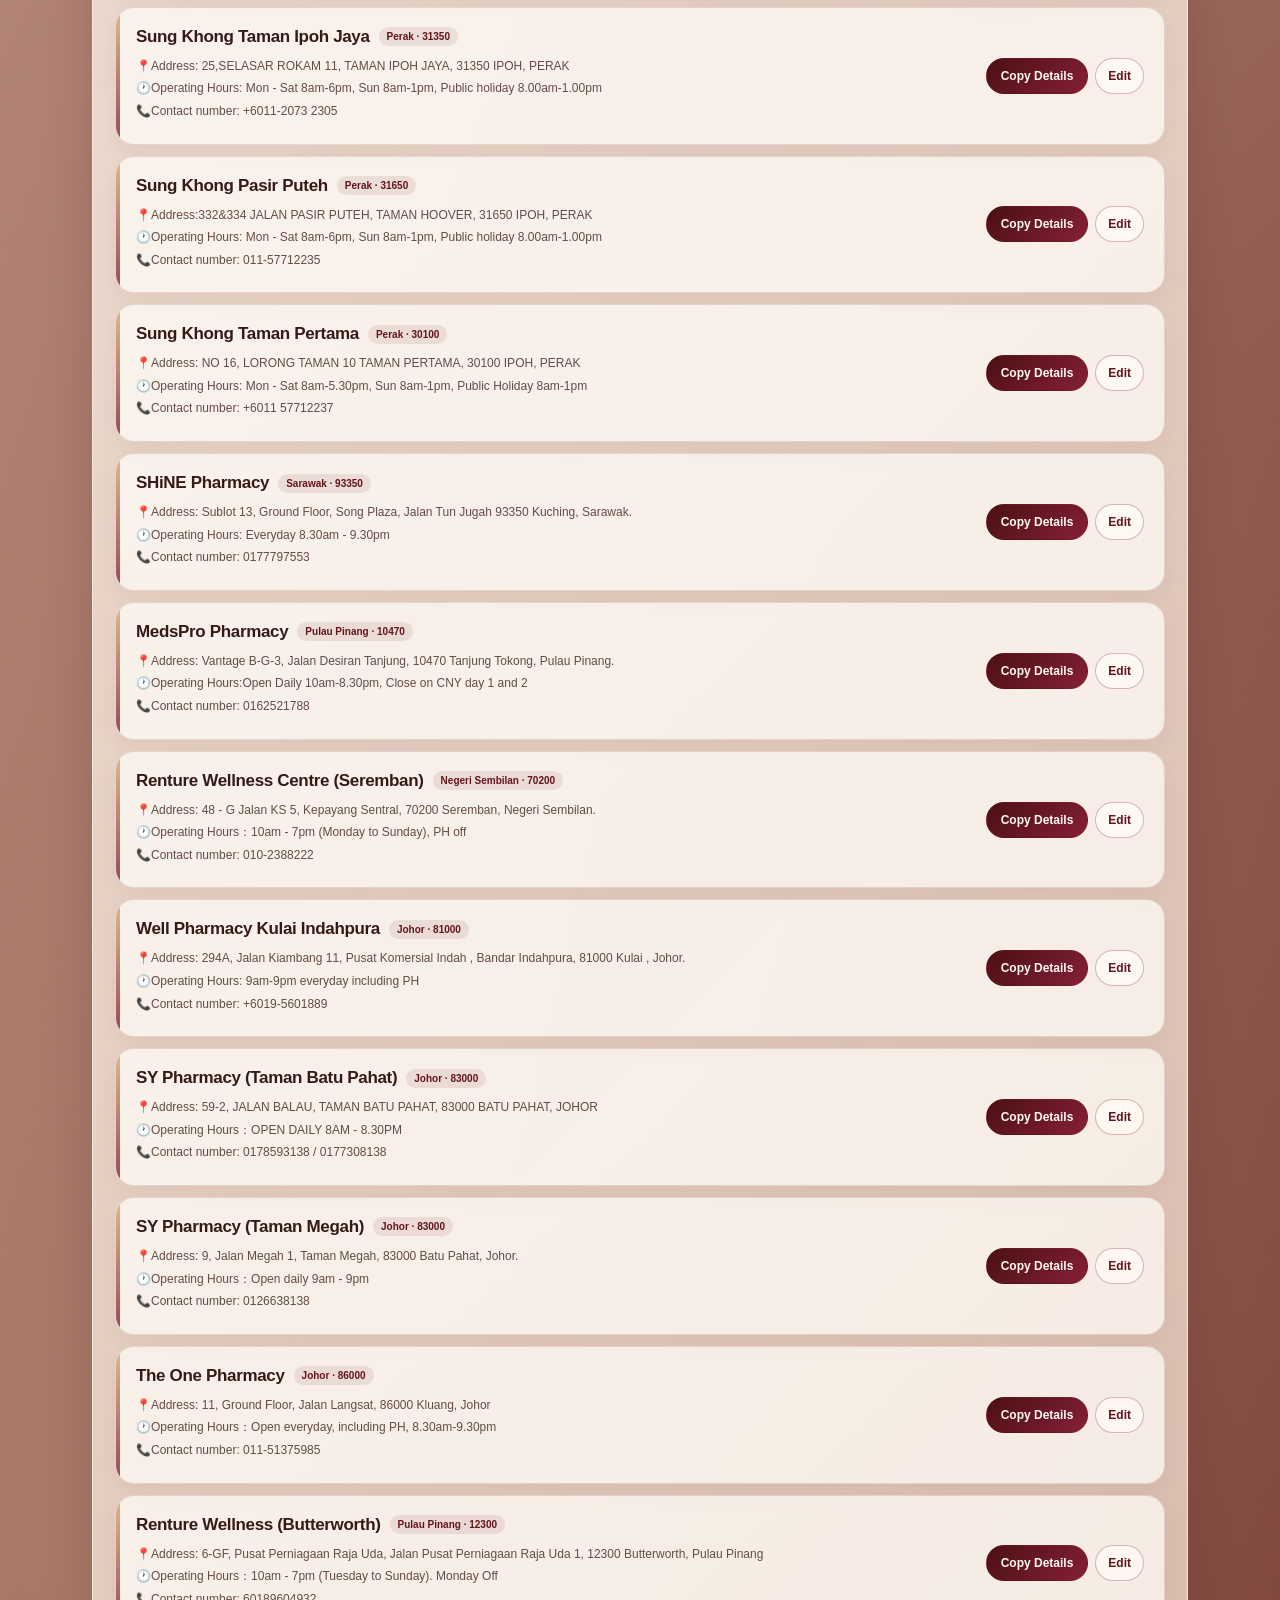
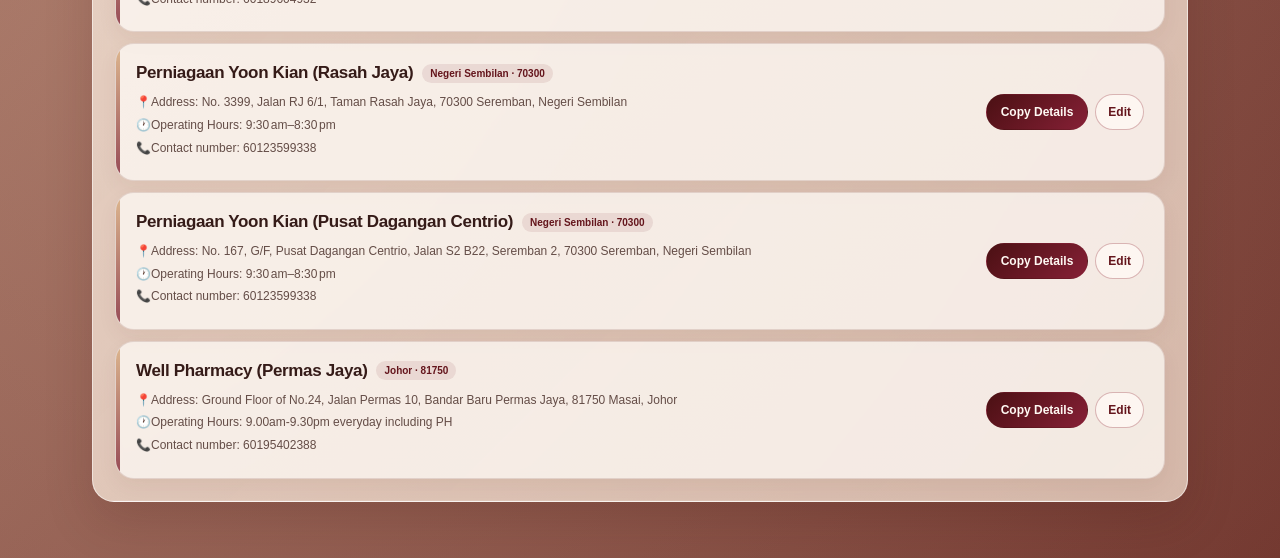
<file: pharmacy-search.html>
<!doctype html>
<html lang="en">
<head>
  <meta charset="utf-8" />
  <meta name="viewport" content="width=device-width, initial-scale=1" />
  <title>Pharmacy Search</title>
  <script>if (new URLSearchParams(location.search).get('embedded') === '1') document.documentElement.classList.add('embedded-frame');</script>
  <style>
    :root{--ink:#351b18;--muted:#82675f;--wine:#64151c;--wine-dark:#3a1110;--line:rgba(117,67,57,.2);--card:rgba(255,249,244,.78)}
    *{box-sizing:border-box}body{margin:0;min-width:850px;color:var(--ink);font-family:Inter,ui-sans-serif,-apple-system,BlinkMacSystemFont,"Segoe UI","PingFang SC",sans-serif;background:radial-gradient(circle at 84% 4%,rgba(255,244,232,.48),transparent 29%),radial-gradient(circle at 8% 92%,rgba(249,216,184,.24),transparent 26%),linear-gradient(135deg,#f2dfcf 0%,#c29786 48%,#6c3029 100%)}main{max-width:1180px;margin:auto;padding:38px 42px 56px}.page-head{display:flex;justify-content:space-between;align-items:flex-start;gap:18px;margin-bottom:22px}h1{margin:0 0 7px;font-size:31px;letter-spacing:-.045em;color:var(--wine-dark)}.sub{font-size:13px;color:var(--muted);line-height:1.55}.card{background:linear-gradient(135deg,rgba(255,250,246,.92),rgba(239,218,202,.78));border:1px solid rgba(255,255,255,.54);box-shadow:0 18px 48px rgba(64,20,14,.18),inset 0 1px 0 rgba(255,255,255,.55);border-radius:22px;padding:22px;backdrop-filter:blur(13px)}label{display:block;color:var(--muted);font-size:11px;font-weight:850;margin:0 0 7px}input,select,textarea{width:100%;border:1px solid var(--line);background:rgba(255,251,247,.75);border-radius:13px;padding:12px 13px;color:var(--ink);font:inherit;outline:0;resize:vertical}input:focus,select:focus,textarea:focus{border-color:#d8a8b2;box-shadow:0 0 0 4px rgba(111,16,39,.08);background:#fff}.primary,.secondary{border:0;border-radius:999px;font:inherit;font-size:12px;font-weight:850;cursor:pointer}.primary{padding:12px 19px;color:#fff8f2;background:linear-gradient(135deg,#4b1013,#9d2740);box-shadow:0 10px 24px rgba(78,13,20,.24)}.secondary{padding:9px 13px;color:var(--wine);background:rgba(255,249,245,.84);border:1px solid rgba(146,52,61,.34)}.editor{margin-bottom:18px}.editor[hidden]{display:none}.editor-grid{display:grid;grid-template-columns:1fr 190px;gap:12px}.editor-grid .wide{grid-column:1/-1}.editor-actions{display:flex;justify-content:flex-end;gap:9px;margin-top:14px}.search-card{display:grid;grid-template-columns:250px 1fr auto;gap:14px;align-items:end}.search-field{display:grid;grid-template-columns:1fr auto;gap:10px;align-items:end}.search-field .primary{padding:9px 13px}.result-head{display:flex;justify-content:space-between;align-items:flex-end;margin:27px 0 12px}.result-head h2{margin:0 0 5px;font-size:20px}.result-tools{display:flex;align-items:center;gap:8px}.count,.copy-all{display:none}.count{padding:7px 10px;border-radius:999px;background:rgba(100,21,28,.1);color:var(--wine);font-size:11px;font-weight:900}.count.show,.copy-all.show{display:block}.copy-all{padding:10px 14px}.results{display:grid;gap:11px}.empty{padding:24px;border:1px dashed rgba(117,67,57,.32);border-radius:17px;color:var(--muted);font-size:13px;background:rgba(255,251,247,.48)}.pharmacy{position:relative;overflow:hidden;display:grid;grid-template-columns:minmax(0,1fr) auto;gap:20px;padding:19px 20px;border-radius:19px;border:1px solid rgba(117,67,57,.16);background:rgba(255,252,248,.72);box-shadow:0 8px 20px rgba(81,30,24,.06)}.pharmacy:before{content:'';position:absolute;inset:0 auto 0 0;width:4px;background:linear-gradient(180deg,#d8ac7a,#7b1d2f);opacity:.8}.pharmacy-main{min-width:0}.pharmacy-title{display:flex;align-items:center;gap:9px;margin-bottom:10px}.pharmacy h3{margin:0;font-size:17px;letter-spacing:-.02em}.pill{padding:4px 8px;border-radius:999px;background:rgba(100,21,28,.09);color:var(--wine);font-size:10px;font-weight:900;white-space:nowrap}.detail{font-size:12px;color:#644d47;line-height:1.55;margin:4px 0}.pharmacy-actions{display:flex;align-self:center;gap:7px;flex-wrap:wrap;justify-content:flex-end}.copy{color:#fff9f3;background:linear-gradient(135deg,#4b1013,#862036);border-color:transparent;padding:10px 14px}.edit{padding:10px 12px}.toast{position:fixed;right:24px;bottom:24px;color:white;background:linear-gradient(135deg,#3a1110,#7b1d2f);padding:11px 15px;border-radius:999px;font-size:12px;font-weight:750;box-shadow:0 12px 28px rgba(35,5,12,.28);opacity:0;transform:translateY(8px);pointer-events:none;transition:.18s}.toast.show{opacity:1;transform:none}@media(max-width:980px){main{padding:28px 24px}.page-head,.search-card,.editor-grid{grid-template-columns:1fr;display:grid}.pharmacy{grid-template-columns:1fr}.pharmacy-actions{justify-content:flex-start}}
  </style>
</head>
<body>
  <main>
    <header class="page-head"><div><h1>Pharmacy Search</h1><div class="sub">Search any pharmacy detail, then copy it in the original Google Sheet format.</div></div><button class="primary" id="showEditor" type="button">Add New</button></header>
    <section class="card editor" id="editor" hidden>
      <form id="pharmacyForm"><div class="editor-grid">
        <div><label for="formName">Pharmacy Name</label><input id="formName" required /></div>
        <div><label for="formState">State</label><input id="formState" list="stateOptions" placeholder="e.g. Johor" /></div>
        <div class="wide"><label for="formAddress">Address</label><textarea id="formAddress" rows="2" required placeholder="59A, Jalan …"></textarea></div>
        <div><label for="formHours">Operating Hours</label><input id="formHours" placeholder="Mon–Sun 9am–9pm" /></div>
        <div><label for="formPhone">Contact Number</label><input id="formPhone" placeholder="6012…" /></div>
      </div><datalist id="stateOptions"></datalist><div class="editor-actions"><button class="secondary" id="cancelEditor" type="button">Cancel</button><button class="primary" type="submit" id="savePharmacy">Save Pharmacy</button></div></form>
    </section>
    <section class="card search-card">
      <div><label for="state">State</label><select id="state"><option value="">All states</option></select></div>
      <div class="search-field"><div><label for="keyword">Search pharmacy details</label><input id="keyword" placeholder="Name, state, postcode, address or phone…" /></div><button class="primary" id="search">Search</button></div>
      <button class="secondary" type="button" id="clear">Clear</button>
    </section>
    <div class="result-head"><div><h2>Search Result</h2><div class="sub">Copy keeps the pharmacy name, emoji, address, operating hours and contact number.</div></div><div class="result-tools"><div class="count" id="count"></div><button class="primary copy-all" id="copyAll" type="button">Copy All</button></div></div>
    <section class="card"><div class="results" id="results"><div class="empty">Search by pharmacy name, state, postcode, address, opening hours or phone number.</div></div></section>
  </main>
  <div class="toast" id="toast"></div>
  <script src="pharmacy-library.js"></script>
  <script>
  (()=>{
    const STORAGE_KEY='scale_story_pharmacy_library';
    let list=(()=>{try{const saved=JSON.parse(localStorage.getItem(STORAGE_KEY)||'');return Array.isArray(saved)&&saved.length?saved:(window.PHARMACY_LIBRARY||[])}catch{return window.PHARMACY_LIBRARY||[]}})();
    const $=id=>document.getElementById(id),state=$('state'),keyword=$('keyword'),results=$('results'),count=$('count'),copyAll=$('copyAll'),editor=$('editor'),form=$('pharmacyForm'),esc=s=>String(s||'').replace(/[&<>'"]/g,c=>({'&':'&amp;','<':'&lt;','>':'&gt;',"'":'&#39;','"':'&quot;'}[c])),toast=m=>{const e=$('toast');e.textContent=m;e.classList.add('show');setTimeout(()=>e.classList.remove('show'),2000)};
    let matched=[],editingId='';
    const withoutLabel=(value,label)=>String(value||'').replace(new RegExp('^[📍🕐📞]?\\s*'+label+'\\s*[:：]?\\s*','iu'),'').trim();
    const line=(prefix,label,value)=>{const clean=withoutLabel(value,label);return clean?prefix+label+': '+clean:''};
    const details=item=>[item.name,item.address,item.hours,item.phone].filter(Boolean).join('\n');
    const persist=()=>localStorage.setItem(STORAGE_KEY,JSON.stringify(list));
    function states(){const selected=state.value,values=[...new Set(list.map(item=>item.state).filter(Boolean))].sort();state.innerHTML='<option value="">All states</option>'+values.map(name=>'<option value="'+esc(name)+'">'+esc(name)+'</option>').join('');state.value=values.includes(selected)?selected:'';$('stateOptions').innerHTML=values.map(name=>'<option value="'+esc(name)+'"></option>').join('')}
    function copyText(text,message){navigator.clipboard.writeText(text).then(()=>toast(message)).catch(()=>prompt('Copy pharmacy details:',text))}
    function showEditor(item){editingId=item?.id||'';form.reset();$('savePharmacy').textContent=item?'Save Changes':'Save Pharmacy';if(item){$('formName').value=item.name||'';$('formState').value=item.state||'';$('formAddress').value=withoutLabel(item.address,'Address');$('formHours').value=withoutLabel(item.hours,'Operating Hours');$('formPhone').value=withoutLabel(item.phone,'Contact number')}editor.hidden=false;$('formName').focus();editor.scrollIntoView({behavior:'smooth',block:'center'})}
    function hideEditor(){editingId='';form.reset();editor.hidden=true}
    function render(){const selected=state.value,query=keyword.value.trim().toLowerCase();matched=list.filter(item=>{const searchable=[item.name,item.state,item.postcode,item.address,item.hours,item.phone].join(' ').toLowerCase();return(!selected||item.state===selected)&&(!query||searchable.includes(query))});count.textContent=matched.length+' pharmacie'+(matched.length===1?'':'s')+' found';count.classList.add('show');copyAll.classList.toggle('show',matched.length>0);results.innerHTML=matched.length?matched.map(item=>'<article class="pharmacy"><div class="pharmacy-main"><div class="pharmacy-title"><h3>'+esc(item.name)+'</h3><span class="pill">'+esc(item.state||'State unavailable')+(item.postcode?' · '+esc(item.postcode):'')+'</span></div><div class="detail">'+esc(item.address)+'</div><div class="detail">'+esc(item.hours)+'</div><div class="detail">'+esc(item.phone)+'</div></div><div class="pharmacy-actions"><button class="secondary copy" data-copy="'+esc(item.id)+'">Copy Details</button><button class="secondary edit" data-edit="'+esc(item.id)+'">Edit</button></div></article>').join(''):'<div class="empty">No pharmacy found. Try another keyword or state.</div>';results.querySelectorAll('[data-copy]').forEach(button=>button.onclick=()=>{const item=list.find(x=>x.id===button.dataset.copy);copyText(item.details||details(item),'Pharmacy details copied')});results.querySelectorAll('[data-edit]').forEach(button=>button.onclick=()=>showEditor(list.find(x=>x.id===button.dataset.edit)))}
    $('showEditor').onclick=()=>showEditor();$('cancelEditor').onclick=hideEditor;copyAll.onclick=()=>{if(matched.length)copyText(matched.map(item=>item.details||details(item)).join('\n\n'),'All '+matched.length+' pharmacy details copied')};$('search').onclick=render;$('clear').onclick=()=>{state.value='';keyword.value='';render()};keyword.addEventListener('keydown',event=>{if(event.key==='Enter')render()});state.onchange=render;
    form.onsubmit=event=>{event.preventDefault();const address=line('📍','Address',$('formAddress').value),hours=line('🕐','Operating Hours',$('formHours').value),phone=line('📞','Contact number',$('formPhone').value),postcode=(address.match(/\b\d{5}\b/)||[''])[0],item={id:editingId||'pharmacy_local_'+Date.now(),name:$('formName').value.trim(),state:$('formState').value.trim(),address,hours,phone,postcode};item.details=details(item);const index=list.findIndex(x=>x.id===item.id);if(index>=0)list[index]=item;else list.unshift(item);persist();states();hideEditor();render();toast(index>=0?'Pharmacy updated':'Pharmacy added')};
    states();render();
  })()
  </script>
</body>
</html>
</file>
<file: theme-luxe.css>
:root {
  --ink: #33251B !important;
  --muted: rgba(51, 37, 27, 0.68) !important;
  --cream: #F2DECE !important;
  --card: rgba(242, 222, 206, 0.90) !important;
  --wine: #41140E !important;
  --wine-dark: #33251B !important;
  --wine-soft: rgba(65, 20, 14, 0.18) !important;
  --gold: #EFD59D !important;
  --rose: #41140E !important;
  --pink: rgba(65, 20, 14, 0.14) !important;
  --blush: rgba(242, 222, 206, 0.68) !important;
  --line: rgba(65, 20, 14, 0.16) !important;
  --plaster: #F2DECE !important;
  --concrete: #ADBCC3 !important;
  --obsidian: #33251B !important;
  --accent-warm: #EFD59D !important;
  --accent-warm-soft: rgba(239, 213, 157, 0.54) !important;
  --accent-cool: #ADBCC3 !important;
  --accent-cool-deep: #ADBCC3 !important;
}

body {
  color: #33251B !important;
  background:
    radial-gradient(circle at 80% 4%, rgba(173, 188, 195, 0.48), transparent 31%),
    radial-gradient(circle at 66% 28%, rgba(173, 188, 195, 0.24), transparent 24%),
    radial-gradient(circle at 18% 10%, rgba(255, 248, 242, 0.70), transparent 32%),
    radial-gradient(circle at 38% 44%, rgba(210, 188, 168, 0.58), transparent 30%),
    radial-gradient(circle at 86% 82%, rgba(65, 20, 14, 0.52), transparent 40%),
    radial-gradient(circle at 8% 88%, rgba(65, 20, 14, 0.22), transparent 32%),
    linear-gradient(135deg, #F2DECE 0%, #D8BFAC 36%, #9B6B62 67%, #41140E 100%) !important;
  background-attachment: fixed !important;
}

body::before {
  content: "" !important;
  position: fixed !important;
  inset: 0 !important;
  pointer-events: none !important;
  z-index: -1 !important;
  background:
    linear-gradient(120deg, rgba(255, 255, 255, 0.26), transparent 34%),
    radial-gradient(circle at 68% 32%, rgba(173, 188, 195, 0.20), transparent 26%),
    radial-gradient(circle at 8% 92%, rgba(65, 20, 14, 0.22), transparent 30%) !important;
}

aside {
  background:
    radial-gradient(circle at 22% 0%, rgba(242, 222, 206, 0.18), transparent 34%),
    radial-gradient(circle at 90% 78%, rgba(173, 188, 195, 0.16), transparent 32%),
    linear-gradient(180deg, #41140E 0%, #4A1615 54%, #33251B 100%) !important;
  color: #F2DECE !important;
}

aside .logo {
  background:
    linear-gradient(135deg, #F2DECE 0%, rgba(173, 188, 195, 0.72) 100%) !important;
  color: #41140E !important;
}

aside .brand strong,
aside b {
  color: #F2DECE !important;
}

aside .brand span,
aside small,
aside .tool-list a span,
aside .nav-list small,
aside .account-list small,
aside .channel-list small {
  color: rgba(242, 222, 206, 0.70) !important;
}

aside .account-label,
aside .side-title {
  color: rgba(173, 188, 195, 0.82) !important;
}

aside a,
aside button,
aside .side-button,
aside .tool-list a,
aside .nav-list a,
aside .nav-list button,
aside .account-list button,
aside .channel-list a,
aside .channel-list button {
  color: rgba(242, 222, 206, 0.86) !important;
}

aside a:hover,
aside button:hover {
  color: #F2DECE !important;
  background: rgba(242, 222, 206, 0.10) !important;
}

aside a.active,
aside button.active,
aside .side-button.active,
aside .tool-list a.active,
aside .nav-list .active,
aside .account-list button.active,
aside .channel-list button.active,
aside .channel-list a.active {
  background: linear-gradient(135deg, rgba(242, 222, 206, 0.17), rgba(173, 188, 195, 0.10)) !important;
  border-color: rgba(239, 213, 157, 0.20) !important;
  color: #EFD59D !important;
}

main {
  background:
    radial-gradient(circle at 80% 4%, rgba(173, 188, 195, 0.28), transparent 32%),
    radial-gradient(circle at 86% 82%, rgba(65, 20, 14, 0.26), transparent 38%),
    linear-gradient(145deg, rgba(242, 222, 206, 0.58), rgba(210, 188, 168, 0.44) 48%, rgba(65, 20, 14, 0.10)) !important;
}

header,
.header-actions,
.confirmed-head,
.confirmed-controls,
.confirmed-date,
.date-control {
  overflow: visible !important;
}

header:has(.analysis-date-popover:not([hidden])),
.confirmed-panel:has(.analysis-date-popover:not([hidden])) {
  position: relative !important;
  z-index: 9000 !important;
}

h1,
h2,
.panel h2,
.summary h2,
.dialog-head h2 {
  color: #41140E !important;
}

.sub,
.panel-head span,
.metric label,
.meta,
.date span,
.history td,
table td,
table th,
.customer-sub,
.frequency-row span,
.no-event,
.calendar-weekday {
  color: rgba(51, 37, 27, 0.68) !important;
}

.card,
.panel,
dialog,
.month-popover,
.preview-card,
.confirmed,
.summary,
.history,
.blockers-panel {
  background:
    radial-gradient(circle at 92% 0%, rgba(173, 188, 195, 0.22), transparent 30%),
    linear-gradient(145deg, rgba(251, 239, 228, 0.76), rgba(210, 188, 168, 0.66) 54%, rgba(122, 69, 61, 0.25)) !important;
  border-color: rgba(65, 20, 14, 0.18) !important;
}

.metric,
.plan-row,
.day-card,
.frequency-row,
.customer,
.reason,
.order-row,
.preview-row,
.total-card,
.empty,
.blocker-section,
.section-row {
  background:
    radial-gradient(circle at 96% 0%, rgba(173, 188, 195, 0.30), transparent 30%),
    linear-gradient(145deg, rgba(251, 239, 228, 0.78), rgba(210, 188, 168, 0.64) 56%, rgba(122, 69, 61, 0.22)) !important;
  border-color: rgba(65, 20, 14, 0.18) !important;
}

.metric::after {
  background:
    linear-gradient(135deg, rgba(239, 213, 157, 0.54), rgba(173, 188, 195, 0.62)) !important;
}

.metric strong,
.title strong,
.date strong,
.amount,
.frequency-row b,
strong {
  color: #33251B !important;
}

input,
select,
textarea,
.search-box,
.pill,
.field,
.copy-box {
  background: rgba(251, 239, 228, 0.72) !important;
  border-color: rgba(65, 20, 14, 0.16) !important;
  color: #33251B !important;
}

input:focus,
select:focus,
textarea:focus,
.search-box:focus,
.copy-box:focus {
  border-color: #41140E !important;
  box-shadow: 0 0 0 3px rgba(65, 20, 14, 0.10) !important;
}

.run-button,
.primary-button,
.confirm-button,
button[type="submit"],
.customer-action,
.done-toggle,
.copy-toggle,
.edit-toggle,
.reason-count,
.filter-row button.active,
.toggle button.active,
.month-choice.active {
  background:
    linear-gradient(135deg, #5A191B 0%, #41140E 100%) !important;
  border-color: #41140E !important;
  color: #F2DECE !important;
}

.download-button,
.ghost-button,
.filter-row button,
.toggle,
.sheet-button,
.month-choice {
  background:
    linear-gradient(135deg, rgba(251, 239, 228, 0.84), rgba(173, 188, 195, 0.22)) !important;
  border-color: rgba(65, 20, 14, 0.12) !important;
  color: #41140E !important;
}

.filter-row button:hover,
.download-button:hover,
.ghost-button:hover,
.sheet-button:hover,
.month-choice:hover,
.day-choice:hover {
  background:
    linear-gradient(135deg, rgba(255, 250, 247, 0.96), rgba(216, 227, 229, 0.44)) !important;
}

.tag,
.page-tag,
.badge,
.event,
.done-toggle.done,
.copy-toggle.saved {
  background: rgba(250, 239, 231, 0.72) !important;
  border-color: rgba(65, 20, 14, 0.10) !important;
  color: #41140E !important;
}

.tag.new,
.tag.existing,
.page-tag,
.order-chip,
.tag-badge {
  background:
    linear-gradient(135deg, rgba(250, 239, 231, 0.92), rgba(210, 188, 168, 0.42)) !important;
  border-color: rgba(65, 20, 14, 0.10) !important;
  color: #41140E !important;
}

.page-tag {
  box-shadow: inset 0 1px 0 rgba(255, 250, 247, 0.42) !important;
}

.done-toggle.done,
.copy-toggle.saved {
  background: rgba(250, 239, 231, 0.74) !important;
  color: #41140E !important;
}

.rank {
  background:
    linear-gradient(135deg, rgba(173, 188, 195, 0.42), rgba(242, 222, 206, 0.36)) !important;
  color: #41140E !important;
}

.reason-count {
  background:
    linear-gradient(135deg, rgba(239, 213, 157, 0.42), rgba(173, 188, 195, 0.38)) !important;
  color: #41140E !important;
}

body:has(#planList) .tag.new {
  background:
    linear-gradient(135deg, rgba(255, 250, 247, 0.98), rgba(245, 220, 168, 0.78)) !important;
  border-color: rgba(220, 168, 92, 0.30) !important;
  color: #41140E !important;
}

body:has(#planList) .tag.existing {
  background:
    linear-gradient(135deg, rgba(255, 250, 247, 0.98), rgba(216, 227, 229, 0.72)) !important;
  border-color: rgba(121, 143, 152, 0.26) !important;
  color: #33251B !important;
}

body:has(#planList) .page-tag.knee {
  background:
    linear-gradient(135deg, rgba(255, 250, 247, 0.88), rgba(245, 220, 168, 0.82)) !important;
  border-color: rgba(220, 168, 92, 0.28) !important;
  color: #41140E !important;
}

body:has(#planList) .page-tag.sg {
  background:
    linear-gradient(135deg, rgba(255, 250, 247, 0.88), rgba(216, 227, 229, 0.86)) !important;
  border-color: rgba(121, 143, 152, 0.28) !important;
  color: #33251B !important;
}

body:has(#planList) .page-tag.old-main {
  background:
    linear-gradient(135deg, rgba(244, 225, 214, 0.98), rgba(196, 151, 130, 0.46)) !important;
  border-color: rgba(139, 89, 72, 0.22) !important;
  color: #41140E !important;
}

.mini-track {
  background: rgba(216, 227, 229, 0.52) !important;
}

.mini-bar {
  background:
    linear-gradient(90deg, #41140E 0%, #F5DCA8 48%, #ADBCC3 100%) !important;
}

.spark,
.verified {
  color: #41140E !important;
}

footer {
  color: rgba(65, 20, 14, 0.70) !important;
}

/* Premium typography scale: refined, compact, and overflow-safe without changing layout. */
body {
  -webkit-font-smoothing: antialiased !important;
  text-rendering: geometricPrecision !important;
}

h1 {
  font-size: clamp(25px, 2.2vw, 30px) !important;
  line-height: 1.06 !important;
  letter-spacing: -0.045em !important;
}

h2,
.panel h2,
.summary h2,
.dialog-head h2 {
  font-size: clamp(14px, 1.2vw, 17px) !important;
  line-height: 1.18 !important;
  letter-spacing: -0.025em !important;
}

.sub,
.panel-head span {
  font-size: 12px !important;
  line-height: 1.58 !important;
}

button,
input,
select,
textarea,
.pill,
.ghost-button,
.sheet-button,
.primary-button,
.secondary-button,
.confirm-button,
.run-button,
.download-button {
  font-size: 11px !important;
  line-height: 1.2 !important;
}

aside .brand strong {
  font-size: 15px !important;
  line-height: 1.18 !important;
}

aside .brand span {
  font-size: 10.5px !important;
  line-height: 1.25 !important;
}

aside b,
aside .side-button b,
aside .tool-list a b,
aside .nav-list b,
aside .account-list b,
aside .channel-list b {
  font-size: 11.5px !important;
  line-height: 1.25 !important;
  letter-spacing: -0.015em !important;
}

aside small,
aside .tool-list a span,
aside .nav-list small,
aside .account-list small,
aside .channel-list small {
  font-size: 8.8px !important;
  line-height: 1.25 !important;
}

.metric label {
  font-size: 10.5px !important;
  line-height: 1.28 !important;
  letter-spacing: -0.01em !important;
}

.metric strong {
  font-size: clamp(25px, 2.35vw, 31px) !important;
  line-height: 0.98 !important;
  letter-spacing: -0.055em !important;
}

.metric small {
  font-size: 9.8px !important;
  line-height: 1.26 !important;
}

.customer-name,
.reason-title,
.frequency-row b,
.channel-total-row b {
  font-size: 12px !important;
  line-height: 1.28 !important;
}

.customer-sub,
.reason-copy,
.frequency-row span,
.channel-total-row span,
.date span,
.meta,
.subtle,
.sheet-note,
.no-event {
  font-size: 9.5px !important;
  line-height: 1.32 !important;
}

/* Frequency cards: keep right-side counts away from the card clipping edge. */
.frequency-row {
  grid-template-columns: minmax(74px, 92px) minmax(120px, 1fr) minmax(86px, 102px) !important;
  gap: 12px !important;
  padding: 10px 14px 10px 0 !important;
  overflow: visible !important;
}

.frequency-numbers {
  min-width: 0 !important;
  padding-right: 4px !important;
  justify-items: end !important;
}

.frequency-numbers b {
  font-size: 11.2px !important;
  line-height: 1.16 !important;
  letter-spacing: -0.02em !important;
  white-space: nowrap !important;
}

.frequency-numbers span {
  font-size: 9px !important;
  line-height: 1.22 !important;
  white-space: nowrap !important;
}

.frequency-row > b {
  white-space: normal !important;
  overflow-wrap: anywhere !important;
}

/* Analysis date picker: same soft capsule + compact popover language as Broadcast Planning. */
.analysis-date-control {
  position: relative !important;
  display: inline-flex !important;
  align-items: center !important;
  gap: 10px !important;
  padding: 5px 10px !important;
  border-radius: 999px !important;
  overflow: visible !important;
  z-index: 80 !important;
  isolation: isolate !important;
}

.analysis-date-control > button {
  border: 0 !important;
  background: transparent !important;
  color: #41140E !important;
  cursor: pointer !important;
  font-weight: 950 !important;
  box-shadow: none !important;
}

.analysis-date-control > button:not(.date-label) {
  width: 28px !important;
  height: 28px !important;
  padding: 0 !important;
  display: grid !important;
  place-items: center !important;
  font-size: 17px !important;
  line-height: 1 !important;
  border-radius: 999px !important;
}

.analysis-date-control > button:not(.date-label):hover,
.analysis-date-control .date-label:hover {
  background: rgba(65, 20, 14, 0.08) !important;
}

.analysis-date-control .date-label {
  min-width: 112px !important;
  padding: 6px 12px !important;
  border-radius: 999px !important;
  color: #33251B !important;
  text-align: center !important;
  font-size: 12px !important;
  line-height: 1.1 !important;
  letter-spacing: -0.02em !important;
}

.analysis-date-popover {
  position: absolute !important;
  z-index: 9999 !important;
  width: 300px !important;
  right: 0 !important;
  top: calc(100% + 10px) !important;
  padding: 14px !important;
  border-radius: 24px !important;
  background:
    linear-gradient(145deg, rgba(242, 222, 206, 0.98), rgba(242, 222, 206, 0.88)) !important;
  border-color: rgba(65, 20, 14, 0.14) !important;
  box-shadow: 0 22px 48px rgba(51, 37, 27, 0.16) !important;
  pointer-events: auto !important;
}

.analysis-date-popover:not([hidden]) {
  display: block !important;
  visibility: visible !important;
  opacity: 1 !important;
}

.order-date-control .analysis-date-popover {
  top: auto !important;
  bottom: calc(100% + 10px) !important;
}

.analysis-date-popover .year-row {
  display: flex !important;
  align-items: center !important;
  justify-content: space-between !important;
  gap: 10px !important;
  margin-bottom: 12px !important;
}

.analysis-date-popover .year-row strong {
  flex: 1 !important;
  text-align: center !important;
  padding: 10px !important;
  border-radius: 14px !important;
  background: rgba(255, 250, 247, 0.70) !important;
  color: #33251B !important;
  font-size: 13px !important;
}

.analysis-date-popover .year-row button,
.analysis-date-popover .month-choice,
.analysis-date-popover .day-choice {
  border-color: rgba(65, 20, 14, 0.12) !important;
  background: rgba(255, 250, 247, 0.72) !important;
  color: #41140E !important;
  box-shadow: none !important;
}

.analysis-date-popover .year-row button {
  width: 42px !important;
  height: 38px !important;
  padding: 0 !important;
  border-radius: 14px !important;
  font-size: 17px !important;
  font-weight: 950 !important;
  cursor: pointer !important;
}

.analysis-date-popover .month-picker-grid {
  display: grid !important;
  grid-template-columns: repeat(4, minmax(0, 1fr)) !important;
  gap: 9px !important;
}

.analysis-date-popover .month-choice {
  padding: 10px 8px !important;
  border-radius: 14px !important;
  font-size: 11px !important;
}

.analysis-date-popover .month-choice.active,
.analysis-date-popover .day-choice.active {
  background: #41140E !important;
  border-color: #41140E !important;
  color: #F2DECE !important;
}

.day-picker-grid {
  display: grid !important;
  grid-template-columns: repeat(7, minmax(0, 1fr)) !important;
  gap: 6px !important;
  margin-top: 12px !important;
  padding-top: 12px !important;
  border-top: 1px solid rgba(65, 20, 14, 0.12) !important;
}

.day-choice {
  height: 30px !important;
  border: 1px solid rgba(65, 20, 14, 0.12) !important;
  border-radius: 11px !important;
  font: inherit !important;
  font-size: 10px !important;
  font-weight: 900 !important;
  cursor: pointer !important;
}

.day-choice:hover,
.analysis-date-popover .month-choice:hover,
.analysis-date-popover .year-row button:hover {
  background: rgba(65, 20, 14, 0.08) !important;
}

/* Broadcast Planning: keep long titles, tags, pax and buttons inside their cells. */
body:has(#planList) .metrics {
  gap: 14px !important;
}

body:has(#planList) .metric {
  padding: 18px 18px !important;
}

body:has(#planList) .metric label,
body:has(#planList) .metric small {
  display: block !important;
  max-width: 100% !important;
  overflow-wrap: anywhere !important;
}

body:has(#planList) .metric strong {
  font-size: clamp(24px, 2.25vw, 30px) !important;
}

body:has(#planList) .plan-row {
  align-items: center !important;
}

body:has(#planList) .plan-row .date strong {
  font-size: 15.5px !important;
  line-height: 1.04 !important;
  letter-spacing: -0.045em !important;
}

body:has(#planList) .plan-row .date span {
  font-size: 8.8px !important;
  line-height: 1.22 !important;
}

body:has(#planList) .plan-row .title strong {
  display: -webkit-box !important;
  -webkit-box-orient: vertical !important;
  -webkit-line-clamp: 2 !important;
  font-size: 11.6px !important;
  line-height: 1.13 !important;
  letter-spacing: -0.02em !important;
  max-height: 2.35em !important;
  overflow: hidden !important;
  text-overflow: ellipsis !important;
}

body:has(#planList) .plan-row .title .meta {
  font-size: 9.2px !important;
  line-height: 1.25 !important;
  white-space: nowrap !important;
  overflow: hidden !important;
  text-overflow: ellipsis !important;
}

body:has(#planList) .plan-row .tag,
body:has(#planList) .plan-row .page-tag {
  font-size: 8.8px !important;
  line-height: 1.08 !important;
  letter-spacing: 0.015em !important;
}

body:has(#planList) .plan-row .pax-input {
  height: 29px !important;
  font-size: 10px !important;
  padding: 6px 8px !important;
}

body:has(#planList) .plan-row .amount {
  font-size: 11.3px !important;
  line-height: 1.15 !important;
  letter-spacing: -0.025em !important;
}

body:has(#planList) .plan-row .done-toggle,
body:has(#planList) .plan-row .copy-toggle,
body:has(#planList) .plan-row .edit-toggle {
  min-height: 30px !important;
  font-size: 8.8px !important;
  line-height: 1 !important;
  letter-spacing: -0.01em !important;
  white-space: nowrap !important;
}

body:has(#calendar) .day-card h3 {
  font-size: 13.5px !important;
  line-height: 1.2 !important;
}

#calendar .event {
  font-size: 9.6px !important;
  line-height: 1.28 !important;
  border-left-width: 6px !important;
  box-shadow: inset 0 1px 0 rgba(255, 250, 247, 0.60) !important;
}

#calendar .event.new {
  background:
    linear-gradient(135deg, rgba(255, 250, 247, 0.98), rgba(245, 220, 168, 0.48)) !important;
  border-color: rgba(220, 168, 92, 0.20) !important;
  border-left-color: rgba(232, 184, 78, 0.48) !important;
  color: #41140E !important;
}

#calendar .event.existing {
  background:
    linear-gradient(135deg, rgba(255, 250, 247, 0.98), rgba(216, 227, 229, 0.46)) !important;
  border-color: rgba(121, 143, 152, 0.18) !important;
  border-left-color: rgba(143, 168, 177, 0.52) !important;
  color: #33251B !important;
}

#calendar .event.knee {
  background:
    linear-gradient(135deg, rgba(255, 250, 247, 0.98), rgba(245, 220, 168, 0.42)) !important;
  border-color: rgba(220, 168, 92, 0.18) !important;
  border-left-color: rgba(232, 184, 78, 0.42) !important;
  outline: 1px solid rgba(232, 184, 78, 0.12) !important;
}

#calendar .event.sg {
  background:
    linear-gradient(135deg, rgba(255, 250, 247, 0.98), rgba(216, 227, 229, 0.42)) !important;
  border-color: rgba(121, 143, 152, 0.18) !important;
  border-left-color: rgba(143, 168, 177, 0.46) !important;
  outline: 1px solid rgba(143, 168, 177, 0.13) !important;
}

#calendar .event.old-main {
  background:
    linear-gradient(135deg, rgba(255, 250, 247, 0.96), rgba(210, 188, 168, 0.68)) !important;
  border-color: rgba(139, 89, 72, 0.22) !important;
  border-left-color: #D2BCA8 !important;
  outline: 1px solid rgba(196, 151, 130, 0.24) !important;
}

#calendar .event b,
#calendar .event small {
  color: inherit !important;
}

#calendar .event-tags {
  display: flex !important;
  flex-wrap: wrap !important;
  gap: 5px !important;
  margin-top: 7px !important;
}

#calendar .event-tags em {
  display: inline-flex !important;
  align-items: center !important;
  min-height: 18px !important;
  padding: 3px 6px !important;
  border-radius: 999px !important;
  font-style: normal !important;
  font-size: 7.6px !important;
  font-weight: 950 !important;
  line-height: 1 !important;
  letter-spacing: 0.02em !important;
}

#calendar .event-cat.new,
#calendar .event-page.knee {
  background: rgba(245, 220, 168, 0.42) !important;
  color: #41140E !important;
}

#calendar .event-cat.existing,
#calendar .event-page.sg {
  background: rgba(216, 227, 229, 0.58) !important;
  color: #33251B !important;
}

#calendar .event-page.old-main {
  background: rgba(210, 188, 168, 0.52) !important;
  color: #41140E !important;
}

#calendar .day-card {
  background:
    linear-gradient(145deg, rgba(255, 250, 247, 0.76), rgba(242, 222, 206, 0.50)) !important;
}

/* Soft premium hover: slight lift only, no sidebar movement and no layout shift. */
main .card,
main .metric,
main .plan-row,
main .day-card,
main .event,
main .reason,
main .customer,
main .order-item,
main .frequency-row,
main .simple-row,
main .field,
main .preview-row,
main .total-card {
  transition:
    transform 160ms ease,
    box-shadow 160ms ease,
    border-color 160ms ease,
    background 160ms ease !important;
}

main .metric:hover,
main .plan-row:hover,
main .day-card:hover,
main .reason:hover,
main .customer:hover,
main .order-item:hover,
main .frequency-row:hover,
main .simple-row:hover,
main .field:hover,
main .preview-row:hover,
main .total-card:hover {
  transform: translateY(-2px) !important;
  border-color: rgba(65, 20, 14, 0.16) !important;
  box-shadow: 0 18px 42px rgba(51, 37, 27, 0.10) !important;
}

main .event:hover,
main .filter-row button:hover,
main .toggle button:hover,
main .month-choice:hover,
main .day-choice:hover,
main .ghost-button:hover,
main .sheet-button:hover,
main .download-button:hover,
main .primary-button:hover,
main .secondary-button:hover,
main button.primary:hover,
main button.secondary:hover {
  transform: translateY(-1px) !important;
  box-shadow: 0 12px 28px rgba(51, 37, 27, 0.10) !important;
}

@media (prefers-reduced-motion: reduce) {
  main .card,
  main .metric,
  main .plan-row,
  main .day-card,
  main .event,
  main .reason,
  main .customer,
  main .order-item,
  main .frequency-row,
  main .simple-row,
  main .field,
  main .preview-row,
  main .total-card {
    transition: none !important;
  }

  main .metric:hover,
  main .plan-row:hover,
  main .day-card:hover,
  main .event:hover,
  main .reason:hover,
  main .customer:hover,
  main .order-item:hover,
  main .frequency-row:hover,
  main .simple-row:hover,
  main .field:hover,
  main .preview-row:hover,
  main .total-card:hover {
    transform: none !important;
  }
}

@media (max-width: 1100px) {
  .metric strong {
    font-size: 24px !important;
  }

  body:has(#planList) .plan-row .title strong {
    font-size: 11px !important;
  }

  body:has(#planList) .plan-row .tag,
  body:has(#planList) .plan-row .page-tag,
  body:has(#planList) .plan-row .done-toggle,
  body:has(#planList) .plan-row .copy-toggle,
  body:has(#planList) .plan-row .edit-toggle {
    font-size: 8.4px !important;
  }
}

/* Overflow safety pass: keep long names, tags, notes and buttons inside every card/dialog. */
main,
main *,
dialog,
dialog * {
  min-width: 0 !important;
}

dialog {
  max-width: calc(100vw - 56px) !important;
}

.dialog-head {
  gap: 16px !important;
}

.dialog-head h2 {
  min-width: 0 !important;
  overflow-wrap: anywhere !important;
  word-break: break-word !important;
  line-height: 1.22 !important;
}

.dialog-head button {
  flex: none !important;
}

.customer-list {
  padding: 10px 22px 22px !important;
  overflow-x: hidden !important;
}

.customer {
  grid-template-columns: minmax(0, 1fr) minmax(118px, 150px) !important;
  gap: 16px !important;
  padding: 16px 18px !important;
  overflow: hidden !important;
}

.customer > div:first-child,
.customer-info {
  min-width: 0 !important;
  max-width: 100% !important;
  overflow: hidden !important;
}

.customer b,
.customer span,
.customer-sub,
.customer-name,
.reason b,
.reason p,
.reason-title,
.reason-copy,
.summary p,
.blocker-section,
.customer-section {
  max-width: 100% !important;
  overflow-wrap: anywhere !important;
  word-break: break-word !important;
}

.customer b {
  line-height: 1.22 !important;
}

.customer span,
.reason p {
  line-height: 1.42 !important;
}

.tag-badges {
  max-width: 100% !important;
  overflow: hidden !important;
}

.tag-badge,
.badge-return,
.order-chip,
.pill,
.tag,
.page-tag,
.event-tags em {
  max-width: 100% !important;
  overflow: hidden !important;
  text-overflow: ellipsis !important;
  white-space: nowrap !important;
}

.customer-actions {
  width: auto !important;
  min-width: 0 !important;
  max-width: 150px !important;
  justify-content: flex-end !important;
}

.customer-actions a,
.customer a,
.customer-action {
  width: auto !important;
  max-width: 100% !important;
  min-width: 112px !important;
  padding-left: 11px !important;
  padding-right: 11px !important;
  overflow: hidden !important;
  text-overflow: ellipsis !important;
  white-space: nowrap !important;
}

.dismiss-customer {
  flex: none !important;
}

.reason {
  grid-template-columns: 28px minmax(0, 1fr) auto !important;
  overflow: hidden !important;
}

.reason-count {
  flex: none !important;
  max-width: 72px !important;
  overflow: hidden !important;
  text-overflow: ellipsis !important;
  white-space: nowrap !important;
}

table,
.mini-table {
  table-layout: fixed !important;
}

td,
th,
.mini-table td,
.mini-table th {
  max-width: 0 !important;
  overflow-wrap: anywhere !important;
  word-break: break-word !important;
}

.simple-row,
.order-item,
.preview-row,
.field,
.frequency-row {
  overflow: hidden !important;
}

.simple-row {
  grid-template-columns: minmax(78px, 108px) minmax(0, 1fr) !important;
}

.simple-row strong,
.field strong,
.order-item b,
.order-item span,
.preview-row strong,
.preview-row span {
  max-width: 100% !important;
  overflow-wrap: anywhere !important;
  word-break: break-word !important;
}

.order-item {
  grid-template-columns: minmax(0, 1fr) auto !important;
}

.order-chip {
  max-width: 180px !important;
}

body:has(#planList) .plan-row > *,
#calendar .event,
#calendar .event b,
#calendar .event small,
#calendar .event-tags {
  max-width: 100% !important;
  overflow-wrap: anywhere !important;
  word-break: break-word !important;
}

#calendar .event {
  overflow: hidden !important;
}

#calendar .event b {
  display: block !important;
  line-height: 1.18 !important;
}

#calendar .event small {
  display: block !important;
  line-height: 1.22 !important;
}

@media (max-width: 720px) {
  .customer {
    grid-template-columns: minmax(0, 1fr) !important;
  }

  .customer-actions {
    max-width: 100% !important;
    justify-content: flex-start !important;
  }
}

/* Broadcast add/edit date picker: keep the calendar layer above the rest of the form. */
#addPlanPanel,
#addPlanPanel .form-grid,
#addPlanPanel .field:has(.date-field-control),
#editDialog,
#editDialog .dialog-body,
#editDialog .form-grid,
#editDialog .field:has(.date-field-control) {
  overflow: visible !important;
}

#addPlanPanel .form-grid:has(.date-popover:not([hidden])) .field,
#editDialog .form-grid:has(.date-popover:not([hidden])) .field {
  z-index: 1 !important;
}

#addPlanPanel .form-grid:has(.date-popover:not([hidden])) .field:has(.date-popover:not([hidden])),
#editDialog .form-grid:has(.date-popover:not([hidden])) .field:has(.date-popover:not([hidden])) {
  position: relative !important;
  z-index: 2147483000 !important;
  isolation: isolate !important;
}

#addPlanPanel .date-field-control .date-popover:not([hidden]),
#editDialog .date-field-control .date-popover:not([hidden]) {
  z-index: 2147483001 !important;
  box-shadow: 0 28px 80px rgba(65, 20, 14, 0.28) !important;
}

/* Final unified date picker + sidebar behaviour pass. */
.analysis-date-popover,
.month-popover,
.date-popover {
  background:
    radial-gradient(circle at 18% 24%, rgba(255, 250, 247, 0.92), transparent 36%),
    linear-gradient(145deg, rgba(255, 250, 247, 0.90), rgba(242, 222, 206, 0.82)) !important;
  border: 1px solid rgba(65, 20, 14, 0.12) !important;
  box-shadow: 0 20px 48px rgba(51, 37, 27, 0.16) !important;
  backdrop-filter: blur(18px) saturate(1.12) !important;
  -webkit-backdrop-filter: blur(18px) saturate(1.12) !important;
}

.analysis-date-popover .year-row strong,
.month-popover .year-row strong,
.date-popover .year-row strong {
  background: rgba(255, 250, 247, 0.72) !important;
  border-radius: 18px !important;
  color: #33251B !important;
  font-size: 13px !important;
  font-weight: 950 !important;
  letter-spacing: 0.02em !important;
}

.analysis-date-popover .year-row button,
.month-popover .year-row button,
.date-popover .year-row button,
.analysis-date-popover .month-choice,
.month-popover .month-choice,
.date-popover .month-choice,
.analysis-date-popover .day-choice,
.date-popover .day-choice {
  background: rgba(255, 250, 247, 0.56) !important;
  border: 1px solid rgba(65, 20, 14, 0.08) !important;
  color: #41140E !important;
  transition: transform 160ms ease, background 160ms ease, box-shadow 160ms ease !important;
}

.analysis-date-popover .year-row button:hover,
.month-popover .year-row button:hover,
.date-popover .year-row button:hover,
.analysis-date-popover .month-choice:hover,
.month-popover .month-choice:hover,
.date-popover .month-choice:hover,
.analysis-date-popover .day-choice:hover,
.date-popover .day-choice:hover {
  background: rgba(245, 220, 168, 0.50) !important;
  transform: translateY(-1px) !important;
}

.analysis-date-popover .month-choice.active,
.month-popover .month-choice.active,
.date-popover .month-choice.active,
.analysis-date-popover .day-choice.active,
.date-popover .day-choice.active {
  background: #41140E !important;
  border-color: #41140E !important;
  color: #F2DECE !important;
  box-shadow: 0 8px 18px rgba(65, 20, 14, 0.14) !important;
}

.date-field-control {
  position: relative !important;
  display: flex !important;
  width: 100% !important;
  overflow: visible !important;
}

dialog:has(.date-popover:not([hidden])),
.dialog-body:has(.date-popover:not([hidden])),
.form-grid:has(.date-popover:not([hidden])),
.field:has(.date-popover:not([hidden])) {
  overflow: visible !important;
}

.date-field-control > input {
  width: 100% !important;
  cursor: pointer !important;
  padding-right: 42px !important;
}

.date-field-control::after {
  content: "⌄";
  position: absolute;
  right: 15px;
  top: 50%;
  transform: translateY(-50%);
  color: #41140E;
  font-weight: 950;
  pointer-events: none;
}

.date-field-control .date-popover {
  position: absolute !important;
  z-index: 9999 !important;
  width: min(300px, calc(100vw - 40px)) !important;
  left: 0 !important;
  top: calc(100% + 10px) !important;
  padding: 12px !important;
  border-radius: 24px !important;
}

.date-field-control.open-up .date-popover {
  top: auto !important;
  bottom: calc(100% + 10px) !important;
}

.date-field-control .year-row,
.date-field-control .month-picker-grid,
.date-field-control .day-picker-grid {
  display: grid !important;
}

.date-field-control .year-row {
  grid-template-columns: 42px 1fr 42px !important;
  align-items: center !important;
  gap: 10px !important;
  margin-bottom: 10px !important;
}

.date-field-control .month-picker-grid {
  grid-template-columns: repeat(4, minmax(0, 1fr)) !important;
  gap: 7px !important;
}

.date-field-control .day-picker-grid {
  grid-template-columns: repeat(7, minmax(0, 1fr)) !important;
  gap: 5px !important;
  margin-top: 10px !important;
  padding-top: 10px !important;
  border-top: 1px solid rgba(65, 20, 14, 0.10) !important;
}

.date-field-control .month-choice {
  padding: 8px 7px !important;
  border-radius: 13px !important;
  font-size: 10.5px !important;
  font-weight: 950 !important;
}

.date-field-control .day-choice {
  height: 25px !important;
  border-radius: 10px !important;
  font-size: 9.5px !important;
  font-weight: 900 !important;
}

aside .analysis-toggle .chevron,
aside .account-toggle .chevron {
  display: inline-flex !important;
  align-items: center !important;
  justify-content: center !important;
  width: 20px !important;
  height: 20px !important;
  transition: transform 180ms ease, background 180ms ease !important;
}

aside .analysis-toggle.open .chevron,
aside .account-toggle.open .chevron {
  transform: rotate(90deg) !important;
}

aside .channel-list {
  transform-origin: top left !important;
  animation: sidebarDropdownIn 180ms cubic-bezier(.2,.8,.2,1) both !important;
}

aside .channel-list[hidden] {
  display: none !important;
}

aside .analysis-toggle,
aside .account-toggle,
aside .channel-list a,
aside .channel-list button {
  transition: background 150ms ease, color 150ms ease, transform 150ms ease !important;
}

aside .analysis-toggle:hover,
aside .account-toggle:hover,
aside .channel-list a:hover,
aside .channel-list button:hover {
  transform: translateX(2px) !important;
}

@keyframes sidebarDropdownIn {
  from {
    opacity: 0;
    transform: translateY(-6px) scale(.98);
  }
  to {
    opacity: 1;
    transform: translateY(0) scale(1);
  }
}

.analysis-date-control,
.order-date-control,
.month-control,
.date-field-control {
  overflow: visible !important;
}

/* ==========================================================
   Scale Story Design System
   Use these tokens for every new dashboard page / feature.
   ========================================================== */
:root {
  --ds-color-espresso: #33251B !important;
  --ds-color-griotte: #41140E !important;
  --ds-color-oat: #F2DECE !important;
  --ds-color-sky: #ADBCC3 !important;
  --ds-color-paper: rgba(255, 250, 247, 0.78) !important;
  --ds-color-paper-solid: #FFF8F3 !important;
  --ds-color-muted: rgba(51, 37, 27, 0.66) !important;
  --ds-color-line: rgba(65, 20, 14, 0.14) !important;
  --ds-color-line-strong: rgba(65, 20, 14, 0.22) !important;
  --ds-radius-xs: 10px !important;
  --ds-radius-sm: 14px !important;
  --ds-radius-md: 18px !important;
  --ds-radius-lg: 24px !important;
  --ds-radius-xl: 32px !important;
  --ds-radius-pill: 999px !important;
  --ds-space-1: 6px !important;
  --ds-space-2: 10px !important;
  --ds-space-3: 14px !important;
  --ds-space-4: 18px !important;
  --ds-space-5: 24px !important;
  --ds-space-6: 32px !important;
  --ds-shadow-soft: 0 16px 42px rgba(51, 37, 27, 0.10) !important;
  --ds-shadow-lift: 0 22px 56px rgba(51, 37, 27, 0.16) !important;
  --ds-transition: 170ms cubic-bezier(.2, .8, .2, 1) !important;
  --radius-xs: var(--ds-radius-xs) !important;
  --radius-sm: var(--ds-radius-sm) !important;
  --radius-md: var(--ds-radius-md) !important;
  --radius-lg: var(--ds-radius-lg) !important;
  --radius-xl: var(--ds-radius-xl) !important;
}

html {
  font-family: Inter, ui-sans-serif, system-ui, -apple-system, BlinkMacSystemFont, "Segoe UI", sans-serif !important;
}

h1, h2, h3,
.panel h2,
.dialog-head h2 {
  letter-spacing: -0.035em !important;
}

body,
.workspace,
main {
  border-radius: 0 !important;
}

aside {
  border-radius: 0 !important;
}

.card,
.panel,
.metric,
.summary,
.definition,
.confirmed-panel,
.form-panel,
.preview-panel,
.add-plan,
.frequency-card,
.day-card,
.plan-row,
.order-item,
.sheet-target,
.sheet-details,
.simple-row,
.empty,
.empty-orders,
.notice-dialog,
.run-dialog,
dialog,
.dialog-body,
.customer-list {
  border-radius: var(--ds-radius-lg) !important;
}

.metrics .card,
.metric {
  border-radius: var(--ds-radius-xl) !important;
  min-width: 0 !important;
  overflow: hidden !important;
}

.metric label,
.metric strong,
.metric small {
  max-width: 100% !important;
  overflow-wrap: anywhere !important;
  word-break: keep-all !important;
}

.metric label {
  line-height: 1.35 !important;
}

.metric strong {
  display: inline-block !important;
  line-height: 1.05 !important;
}

.metric small {
  display: inline-block !important;
  line-height: 1.35 !important;
  white-space: normal !important;
}

button,
.button,
.primary-button,
.primary,
.secondary,
.run-button,
.download-button,
.sheet-button,
.ghost-button,
.done-toggle,
.copy-toggle,
.edit-toggle,
.delete-button,
.dismiss-customer,
.reason-count,
.date-label,
.month-label,
.event,
.filter-row button,
.view-toggle button,
.tag,
.page-tag,
.event-cat,
.event-page,
.tag-badge,
.order-chip,
.badge-return,
.spend-preview,
.preview-pill,
.pill,
.rank,
.dot,
.logo,
.notice-icon,
.run-icon {
  border-radius: var(--ds-radius-pill) !important;
}

.logo,
.dot,
.rank,
.notice-icon,
.run-icon,
.spark,
.dialog-head button,
.dismiss-customer {
  border-radius: var(--ds-radius-sm) !important;
}

input,
textarea,
select,
.copy-box,
.date-field-control input,
.pax-input,
.search-box,
#search,
#quickPaste {
  border-radius: var(--ds-radius-md) !important;
}

select.native-select-hidden {
  position: absolute !important;
  width: 1px !important;
  height: 1px !important;
  opacity: 0 !important;
  pointer-events: none !important;
  margin: 0 !important;
  padding: 0 !important;
}

.custom-select {
  position: relative !important;
  width: 100% !important;
  z-index: 8 !important;
}

.custom-select.is-open {
  z-index: 12000 !important;
}

.field:has(.custom-select),
.field:has(.custom-select.is-open),
.inline > div:has(.custom-select),
.inline > div:has(.custom-select.is-open),
.dialog-body:has(.custom-select.is-open),
.form-grid:has(.custom-select.is-open),
dialog:has(.custom-select.is-open) {
  overflow: visible !important;
}

.field:has(.custom-select.is-open),
.inline > div:has(.custom-select.is-open) {
  position: relative !important;
  z-index: 12000 !important;
}

.custom-select-button {
  width: 100% !important;
  min-height: 46px !important;
  display: flex !important;
  align-items: center !important;
  justify-content: space-between !important;
  gap: var(--ds-space-3) !important;
  padding: 11px 14px !important;
  border: 1px solid rgba(65, 20, 14, 0.16) !important;
  border-radius: var(--ds-radius-lg) !important;
  background:
    linear-gradient(135deg, rgba(255, 250, 247, 0.78), rgba(242, 222, 206, 0.44)) !important;
  color: var(--ds-espresso) !important;
  font: inherit !important;
  font-size: 12px !important;
  font-weight: 700 !important;
  text-align: left !important;
  box-shadow: inset 0 1px 0 rgba(255, 255, 255, 0.58) !important;
}

.custom-select-button:hover,
.custom-select.is-open .custom-select-button {
  border-color: rgba(173, 188, 195, 0.82) !important;
  background:
    linear-gradient(135deg, rgba(255, 250, 247, 0.88), rgba(173, 188, 195, 0.26)) !important;
  box-shadow: 0 0 0 4px rgba(173, 188, 195, 0.18) !important;
}

.custom-select-value {
  min-width: 0 !important;
  overflow: hidden !important;
  text-overflow: ellipsis !important;
  white-space: nowrap !important;
}

.custom-select-chevron {
  flex: none !important;
  color: var(--ds-griotte) !important;
  font-size: 17px !important;
  line-height: 1 !important;
  transform: translateY(-1px) !important;
  transition: transform var(--ds-transition) !important;
}

.custom-select.is-open .custom-select-chevron {
  transform: rotate(180deg) translateY(1px) !important;
}

.custom-select-options {
  position: absolute !important;
  left: 0 !important;
  right: 0 !important;
  top: calc(100% + 8px) !important;
  display: grid !important;
  gap: 6px !important;
  max-height: 260px !important;
  overflow: auto !important;
  padding: 10px !important;
  border: 1px solid rgba(210, 188, 168, 0.46) !important;
  border-radius: var(--ds-radius-lg) !important;
  background:
    radial-gradient(circle at 18% 8%, rgba(255, 250, 247, 0.95), transparent 36%),
    linear-gradient(145deg, rgba(242, 222, 206, 0.94), rgba(218, 220, 221, 0.78)) !important;
  box-shadow: 0 24px 54px rgba(51, 37, 27, 0.22) !important;
  backdrop-filter: blur(18px) saturate(1.06) !important;
  opacity: 0 !important;
  transform: translateY(-5px) scale(0.985) !important;
  pointer-events: none !important;
  transition: opacity var(--ds-transition), transform var(--ds-transition) !important;
}

.custom-select.is-open .custom-select-options {
  opacity: 1 !important;
  transform: translateY(0) scale(1) !important;
  pointer-events: auto !important;
}

.custom-select-option {
  width: 100% !important;
  min-height: 38px !important;
  display: flex !important;
  align-items: center !important;
  justify-content: flex-start !important;
  padding: 9px 12px !important;
  border: 0 !important;
  border-radius: var(--ds-radius-md) !important;
  background: rgba(255, 250, 247, 0.48) !important;
  color: var(--ds-espresso) !important;
  font: inherit !important;
  font-size: 12px !important;
  font-weight: 750 !important;
  text-align: left !important;
}

.custom-select-option:hover,
.custom-select-option.is-selected {
  background:
    linear-gradient(135deg, rgba(255, 238, 182, 0.82), rgba(173, 188, 195, 0.26)) !important;
  color: var(--ds-griotte) !important;
}

main:has(.custom-select.is-open),
.workspace:has(.custom-select.is-open),
.card:has(.custom-select.is-open),
.panel:has(.custom-select.is-open),
.inline:has(.custom-select.is-open),
.inline > div:has(.custom-select.is-open),
.edit-order-grid:has(.custom-select.is-open),
.edit-order-grid > div:has(.custom-select.is-open),
.form-panel:has(.custom-select.is-open) {
  overflow: visible !important;
  position: relative !important;
  z-index: 12000 !important;
}

.custom-select.is-open .custom-select-options {
  z-index: 99999 !important;
}

.analysis-date-popover,
.month-popover,
.date-popover,
.month-picker,
.customer-section,
.blocker-section,
.reminder-item,
.detail-item,
.detail-copy {
  border-radius: var(--ds-radius-lg) !important;
}

.dialog-head,
.notice-body,
.run-body,
.sheet-target,
.mini-table th,
.mini-table td,
.confirmed-head,
.panel-head,
.frequency-row,
.channel-total-row,
.empty-orders,
.order-chip,
.tag,
.page-tag,
.status-pill,
.day-card,
.event,
.plan-row,
.filter-row button,
.toggle,
.toggle button {
  border-radius: var(--ds-radius-md) !important;
}

.reminder-item {
  background: rgba(255, 250, 247, 0.42) !important;
  border-color: rgba(210, 188, 168, 0.42) !important;
}

#addPlanPanel .form-grid,
#editDialog .form-grid {
  gap: var(--ds-space-4) !important;
}

#addPlanPanel .field,
#editDialog .field {
  padding: var(--ds-space-2) !important;
  border: 1px solid rgba(210, 188, 168, 0.20) !important;
  border-radius: var(--ds-radius-lg) !important;
  background: rgba(255, 250, 247, 0.26) !important;
  backdrop-filter: blur(8px) !important;
}

#addPlanPanel .field.compact-select,
#editDialog .field.compact-select {
  grid-column: span 1 !important;
  min-width: 158px !important;
}

#addPlanPanel .field.channel-select,
#editDialog .field.channel-select {
  grid-column: span 2 !important;
  min-width: 220px !important;
}

#addPlanPanel .field.channel-select .custom-select-options,
#editDialog .field.channel-select .custom-select-options {
  min-width: 190px !important;
}

#addPlanPanel .field:has(.date-field-control),
#editDialog .field:has(.date-field-control) {
  position: relative !important;
  z-index: 50000 !important;
}

#addPlanPanel .field:has(.date-field-control .date-popover:not([hidden])),
#editDialog .field:has(.date-field-control .date-popover:not([hidden])) {
  z-index: 90000 !important;
}

#addPlanPanel .date-field-control .date-popover,
#editDialog .date-field-control .date-popover {
  z-index: 95000 !important;
}

#addPlanPanel .field:has(.custom-select),
#editDialog .field:has(.custom-select),
#addPlanPanel .audience-field,
#editDialog .audience-field {
  position: relative !important;
  z-index: 20 !important;
}

#addPlanPanel .field:has(.custom-select.is-open),
#editDialog .field:has(.custom-select.is-open) {
  z-index: 80000 !important;
}

#addPlanPanel .field:has(#smartFill) {
  padding: var(--ds-space-2) !important;
  background: transparent !important;
  border-color: transparent !important;
  backdrop-filter: none !important;
}

#addPlanPanel .field input,
#addPlanPanel .field select,
#addPlanPanel .field textarea,
#addPlanPanel .quick-input,
#editDialog .field input,
#editDialog .field select,
#editDialog .field textarea {
  border-radius: var(--ds-radius-lg) !important;
  background: rgba(255, 250, 247, 0.54) !important;
}

#addPlanPanel .audience-picks,
#editDialog .audience-picks {
  padding: var(--ds-space-3) !important;
  border-radius: var(--ds-radius-lg) !important;
  background: rgba(255, 250, 247, 0.28) !important;
}

#addPlanPanel .audience-picks label,
#editDialog .audience-picks label {
  border-radius: var(--ds-radius-pill) !important;
  background: rgba(255, 250, 247, 0.68) !important;
}

.analysis-date-popover .year-row strong,
.month-popover .year-row strong,
.date-popover .year-row strong,
.analysis-date-popover .year-row button,
.month-popover .year-row button,
.date-popover .year-row button,
.analysis-date-popover .month-choice,
.month-popover .month-choice,
.date-popover .month-choice,
.analysis-date-popover .day-choice,
.date-popover .day-choice {
  border-radius: var(--ds-radius-pill) !important;
}

table,
.mini-table {
  border-radius: var(--ds-radius-lg) !important;
  overflow: hidden !important;
}

.customer {
  border-radius: var(--ds-radius-md) !important;
  padding-left: var(--ds-space-3) !important;
  padding-right: var(--ds-space-3) !important;
}

.customer:hover,
.plan-row:hover,
.day-card:hover,
.event:hover,
.metric-button:hover,
.order-item:hover,
.simple-row:hover {
  transform: translateY(-2px) !important;
  box-shadow: var(--ds-shadow-lift) !important;
  transition: transform var(--ds-transition), box-shadow var(--ds-transition), border-color var(--ds-transition), background var(--ds-transition) !important;
}

.event,
.plan-row,
.day-card,
.order-item,
.simple-row,
.customer,
.card,
.panel,
button,
a,
input,
textarea,
select {
  transition: transform var(--ds-transition), box-shadow var(--ds-transition), border-color var(--ds-transition), background var(--ds-transition), color var(--ds-transition) !important;
}

button:focus-visible,
a:focus-visible,
input:focus-visible,
textarea:focus-visible,
select:focus-visible {
  outline: 3px solid rgba(173, 188, 195, 0.42) !important;
  outline-offset: 3px !important;
}

@media (max-width: 1100px) {
  .metrics,
  .broadcast-metrics,
  .frequency-grid {
    grid-template-columns: repeat(2, minmax(0, 1fr)) !important;
  }

  .plan-row {
    grid-template-columns: minmax(0, 1fr) !important;
    gap: var(--ds-space-3) !important;
  }
}

@media (max-width: 720px) {
  aside {
    border-radius: 0 0 var(--ds-radius-xl) var(--ds-radius-xl) !important;
  }

  .metrics,
  .broadcast-metrics,
  .frequency-grid,
  .detail-grid {
    grid-template-columns: 1fr !important;
  }

  .card,
  .panel,
  .metric,
  .summary,
  dialog {
    border-radius: var(--ds-radius-lg) !important;
  }
}
</file>
